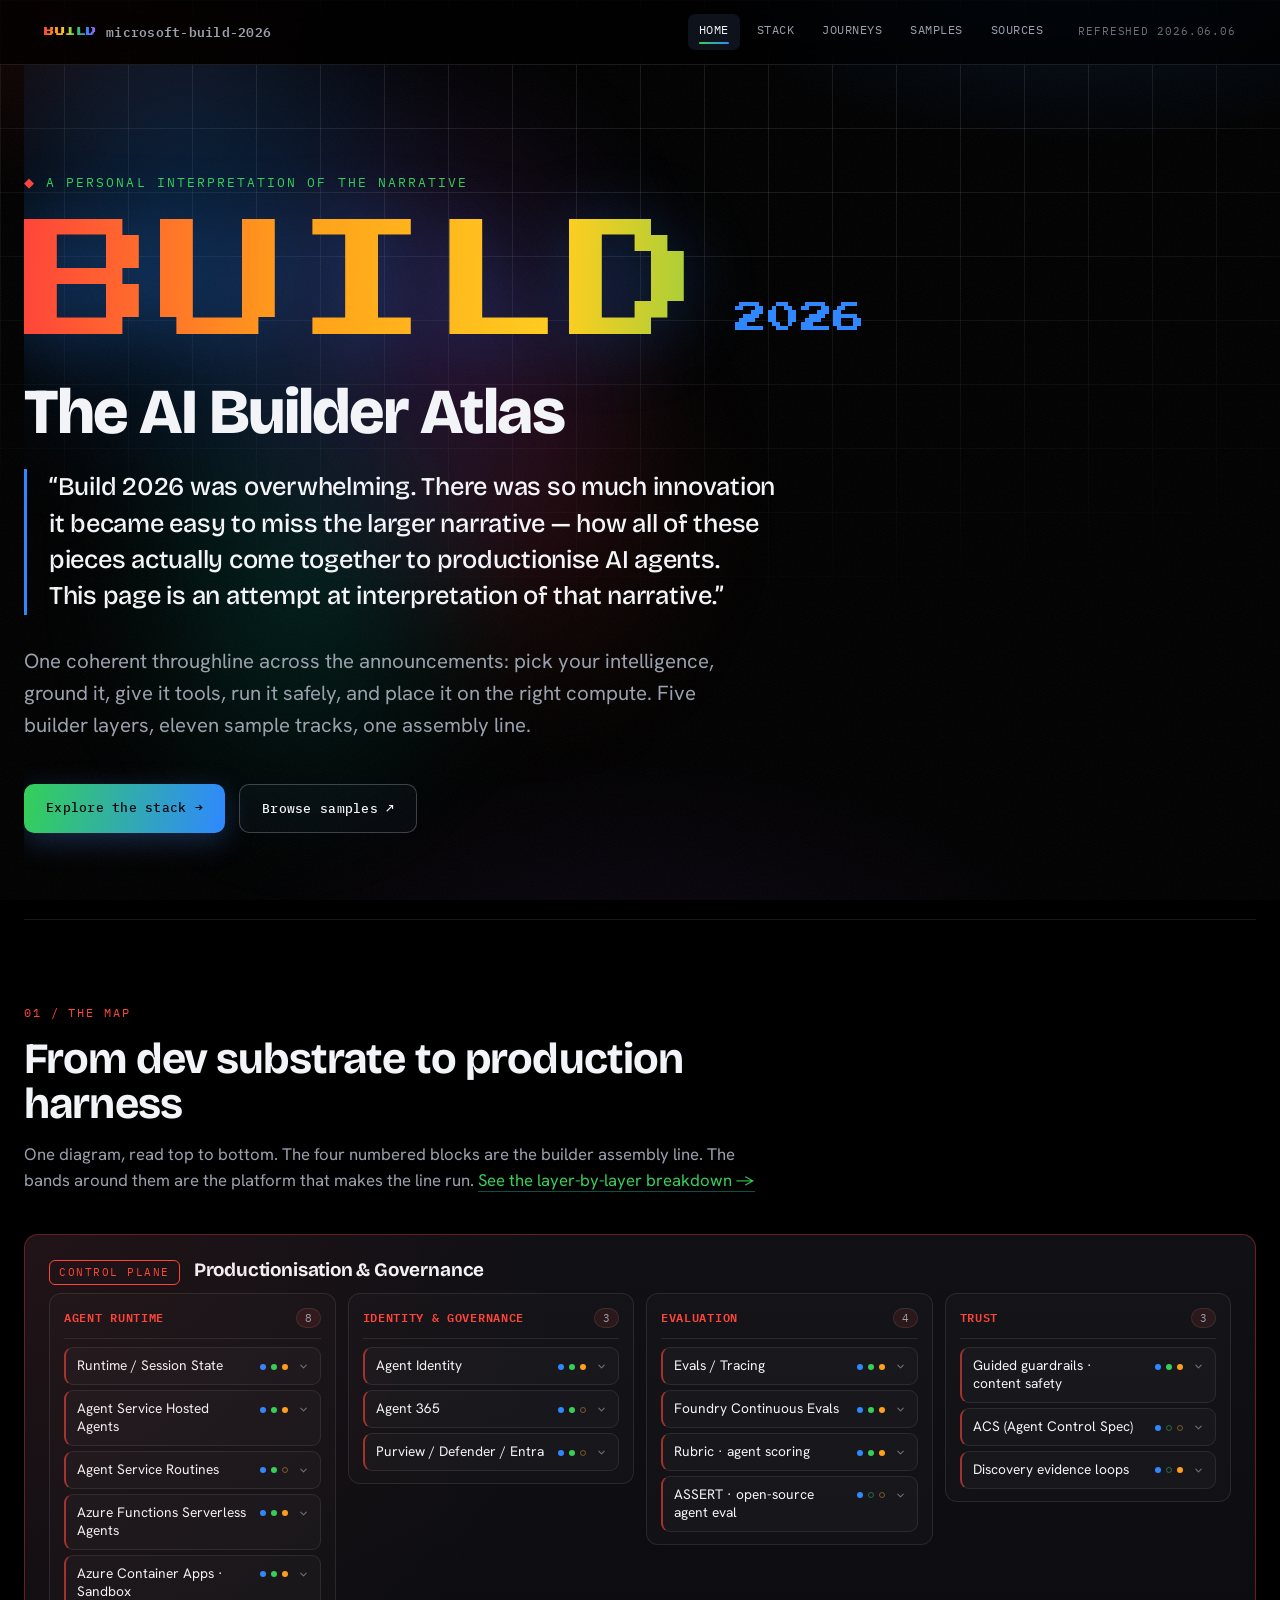
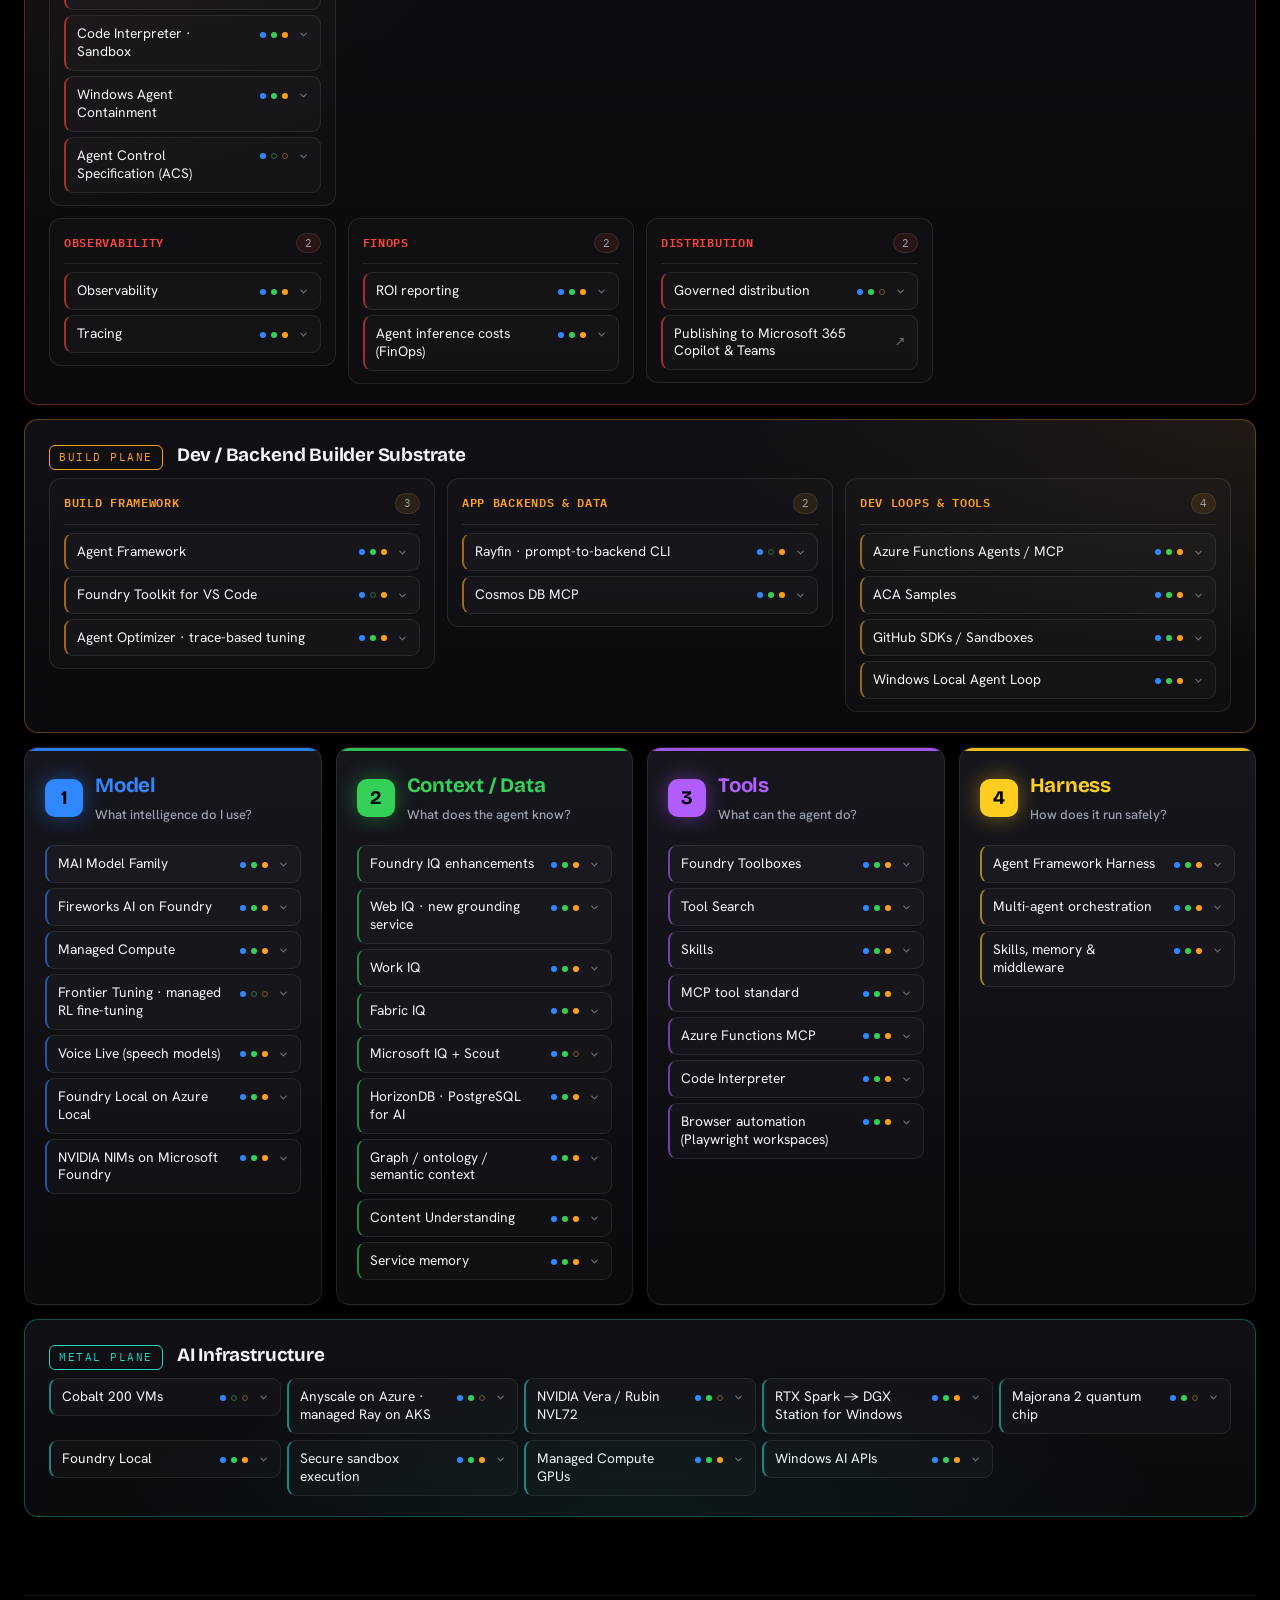
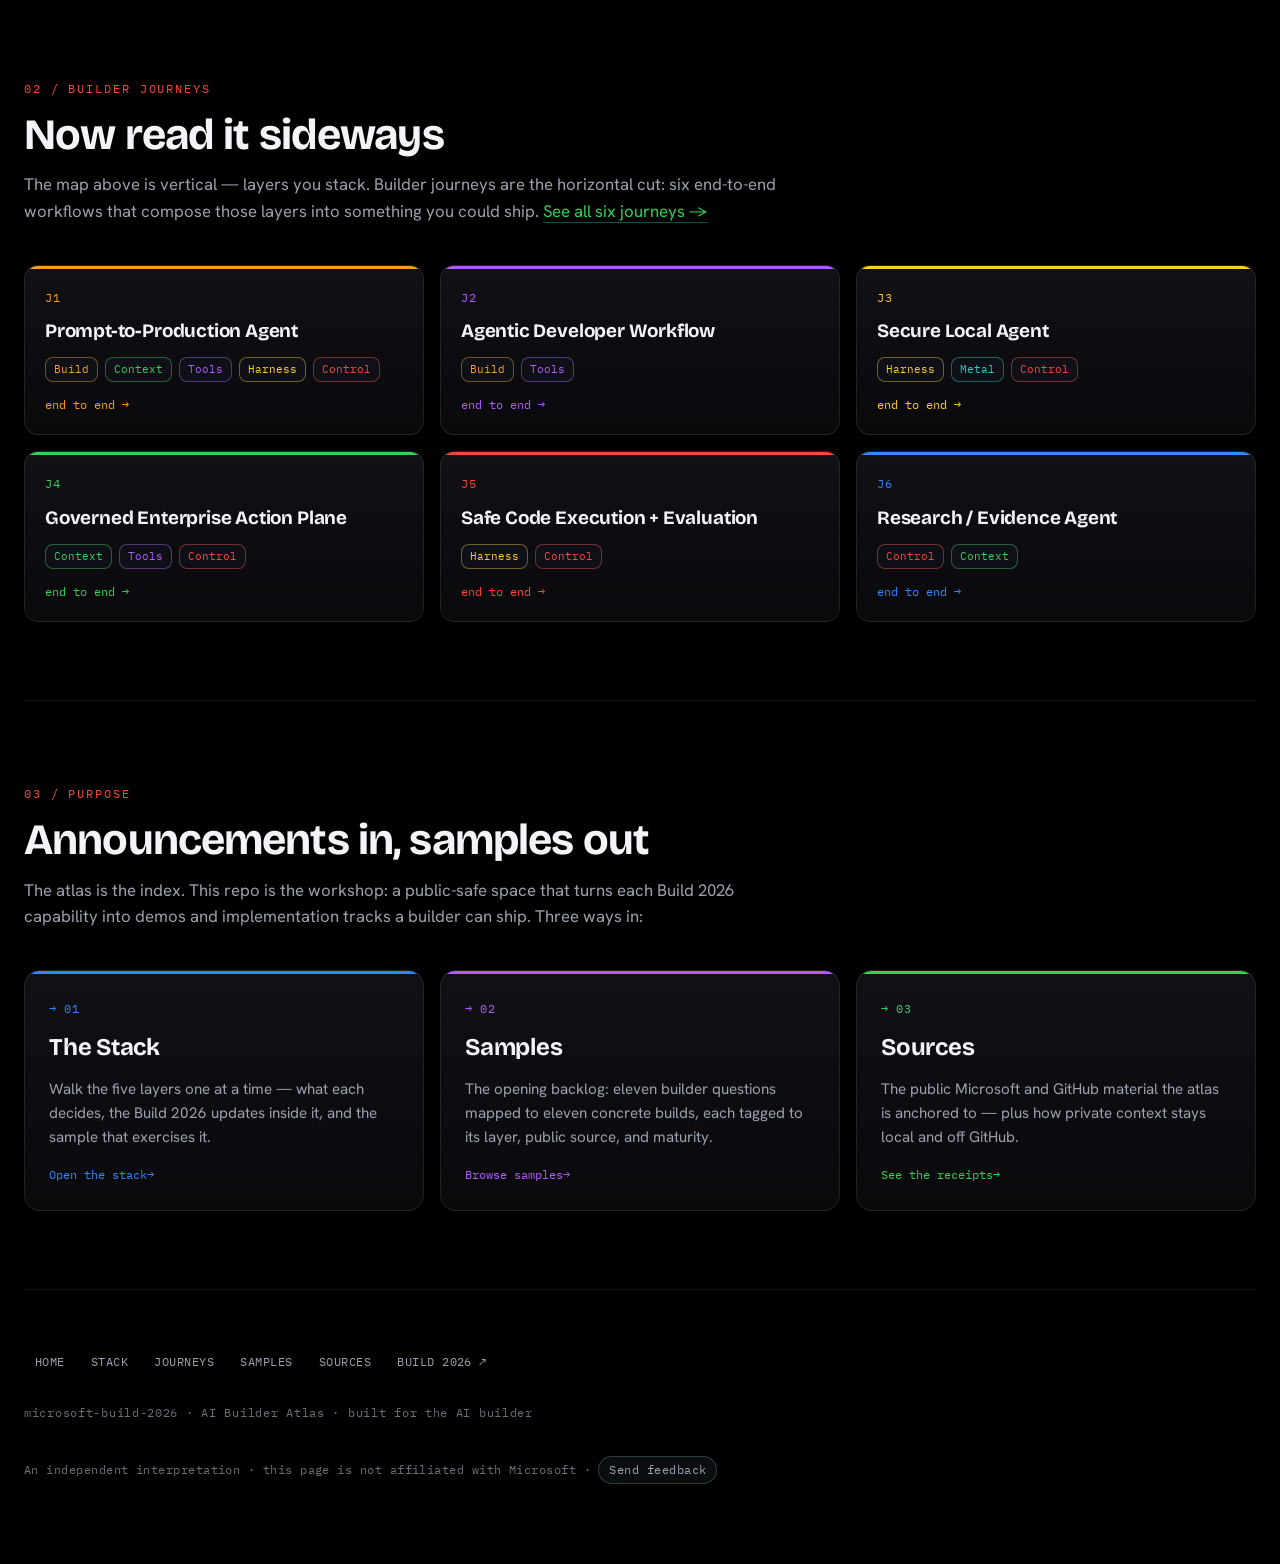
<file: index.html>
<!doctype html>
<html lang="en">
  <head>
    <meta charset="utf-8" />
    <meta name="viewport" content="width=device-width, initial-scale=1" />
    <title>Build 2026 AI Builder Atlas</title>
    <meta
      name="description"
      content="A public-safe atlas that maps Microsoft Build 2026 AI announcements into builder-ready samples: model, context, tools, harness, and infrastructure."
    />
    <link rel="preconnect" href="https://fonts.googleapis.com" />
    <link rel="preconnect" href="https://fonts.gstatic.com" crossorigin />
    <link
      href="https://fonts.googleapis.com/css2?family=Bricolage+Grotesque:opsz,wght@12..96,500;12..96,700;12..96,800&family=Hanken+Grotesk:wght@400;500;600;700&family=IBM+Plex+Mono:wght@400;500;600&family=Press+Start+2P&display=swap"
      rel="stylesheet"
    />
    <link rel="icon" href="favicon.svg" type="image/svg+xml" />
    <link rel="stylesheet" href="styles.css" />
  </head>
  <body>
    <div class="grid-field" aria-hidden="true"></div>
    <div class="grain" aria-hidden="true"></div>

    <!-- ───────────────────────── masthead ───────────────────────── -->
    <header class="masthead" aria-label="Site header">
      <a class="repo-tag" href="index.html">
        <span class="bm-mini" aria-hidden="true">BUILD</span>
        <span class="path">microsoft&#8203;-build-2026</span>
      </a>
      <nav class="mast-nav" aria-label="Primary">
        <a href="index.html" aria-current="page">Home</a>
        <a href="stack.html">Stack</a>
        <a href="journeys.html">Journeys</a>
        <a href="samples.html">Samples</a>
        <a href="sources.html">Sources</a>
      </nav>
      <span class="mast-stamp">REFRESHED&nbsp;2026.06.06</span>
    </header>

    <main id="top">
      <!-- ───────────────────────── hero ───────────────────────── -->
      <section class="hero" aria-labelledby="hero-title">
        <p class="kicker reveal" data-d="0">
          <span class="kicker-mark">◆</span> A personal interpretation of the
          narrative
        </p>

        <div class="buildmark reveal" data-d="1" aria-hidden="true">
          <span class="bm-word">BUILD</span>
          <span class="bm-year">2026</span>
        </div>

        <h1 id="hero-title" class="reveal" data-d="2">The AI Builder Atlas</h1>

        <blockquote class="manifesto reveal" data-d="3">
          “Build 2026 was overwhelming. There was so much innovation it became
          easy to miss the larger narrative — how all of these pieces actually
          come together to productionise AI agents. This page is an attempt at
          interpretation of that narrative.”
        </blockquote>

        <p class="lede reveal" data-d="4">
          One coherent throughline across the announcements: pick your
          intelligence, ground it, give it tools, run it safely, and place it on
          the right compute. Five builder layers, eleven sample tracks, one
          assembly line.
        </p>

        <div class="hero-cta reveal" data-d="5">
          <a class="btn btn-primary" href="stack.html"
            >Explore the stack &rarr;</a
          >
          <a class="btn btn-ghost" href="samples.html"
            >Browse samples &nearr;</a
          >
        </div>
      </section>

      <!-- ───────────────────── the stack diagram ───────────────────── -->
      <section class="stack" id="stack" aria-labelledby="stack-title">
        <div class="section-head">
          <span class="section-no">01 / THE MAP</span>
          <h2 id="stack-title">From dev substrate to production harness</h2>
          <p>
            One diagram, read top to bottom. The four numbered blocks are the
            builder assembly line. The bands around them are the platform that
            makes the line run.
            <a class="inline-link" href="stack.html"
              >See the layer-by-layer breakdown &rarr;</a
            >
          </p>
        </div>

        <div class="schematic" aria-label="Layered builder architecture">
          <article class="band band-gov reveal-up">
            <header>
              <span class="band-edge">CONTROL PLANE</span>
              <h3>Productionisation &amp; Governance</h3>
            </header>
            <div class="subgroups">
              <section class="subgroup">
                <header class="sg-head">
                  <span class="sg-title">Agent Runtime</span>
                  <span class="sg-count">8</span>
                </header>
                <ul class="cap-list sg-list">
                  <li>
                    <a
                      href="https://devblogs.microsoft.com/foundry/agent-service-build2026/"
                      target="_blank"
                      rel="noopener"
                      ><span>Runtime / Session State</span
                      ><span class="cap-arrow" aria-hidden="true">↗</span></a
                    >
                  </li>
                  <li>
                    <a
                      href="https://devblogs.microsoft.com/foundry/agent-service-build2026/"
                      target="_blank"
                      rel="noopener"
                      ><span>Agent Service Hosted Agents</span
                      ><span class="cap-arrow" aria-hidden="true">↗</span></a
                    >
                  </li>
                  <li>
                    <a
                      href="https://learn.microsoft.com/en-us/azure/foundry/agents/concepts/routines"
                      target="_blank"
                      rel="noopener"
                      ><span>Agent Service Routines</span
                      ><span class="cap-arrow" aria-hidden="true">↗</span></a
                    >
                  </li>
                  <li>
                    <a
                      href="https://techcommunity.microsoft.com/blog/appsonazureblog/introducing-the-azure-functions-serverless-agents-runtime-preview/4523804"
                      target="_blank"
                      rel="noopener"
                      ><span>Azure Functions Serverless Agents</span
                      ><span class="cap-arrow" aria-hidden="true">↗</span></a
                    >
                  </li>
                  <li>
                    <a
                      href="https://learn.microsoft.com/azure/container-apps/sessions"
                      target="_blank"
                      rel="noopener"
                      ><span>Azure Container Apps · Sandbox</span
                      ><span class="cap-arrow" aria-hidden="true">↗</span></a
                    >
                  </li>
                  <li>
                    <a
                      href="https://learn.microsoft.com/azure/container-apps/sessions"
                      target="_blank"
                      rel="noopener"
                      ><span>Code Interpreter · Sandbox</span
                      ><span class="cap-arrow" aria-hidden="true">↗</span></a
                    >
                  </li>
                  <li>
                    <a
                      href="https://blogs.windows.com/windowsdeveloper/2026/06/02/windows-platform-security-for-ai-agents/"
                      target="_blank"
                      rel="noopener"
                      ><span>Windows Agent Containment</span
                      ><span class="cap-arrow" aria-hidden="true">↗</span></a
                    >
                  </li>
                  <li>
                    <a
                      href="https://commandline.microsoft.com/agent-control-specification-runtime-governance/"
                      target="_blank"
                      rel="noopener"
                      ><span>Agent Control Specification (ACS)</span
                      ><span class="cap-arrow" aria-hidden="true">↗</span></a
                    >
                  </li>
                </ul>
              </section>

              <section class="subgroup">
                <header class="sg-head">
                  <span class="sg-title">Identity &amp; Governance</span>
                  <span class="sg-count">3</span>
                </header>
                <ul class="cap-list sg-list">
                  <li>
                    <a
                      href="https://devblogs.microsoft.com/foundry/agent-service-build2026/"
                      target="_blank"
                      rel="noopener"
                      ><span>Agent Identity</span
                      ><span class="cap-arrow" aria-hidden="true">↗</span></a
                    >
                  </li>
                  <li>
                    <a
                      href="https://www.microsoft.com/en-us/security/blog/2026/05/01/microsoft-agent-365-now-generally-available-expands-capabilities-and-integrations/"
                      target="_blank"
                      rel="noopener"
                      ><span>Agent 365</span
                      ><span class="cap-arrow" aria-hidden="true">↗</span></a
                    >
                  </li>
                  <li>
                    <a
                      href="https://www.microsoft.com/en-us/security/blog/2026/05/01/microsoft-agent-365-now-generally-available-expands-capabilities-and-integrations/"
                      target="_blank"
                      rel="noopener"
                      ><span>Purview / Defender / Entra</span
                      ><span class="cap-arrow" aria-hidden="true">↗</span></a
                    >
                  </li>
                </ul>
              </section>

              <section class="subgroup">
                <header class="sg-head">
                  <span class="sg-title">Evaluation</span>
                  <span class="sg-count">4</span>
                </header>
                <ul class="cap-list sg-list">
                  <li>
                    <a
                      href="https://devblogs.microsoft.com/foundry/build-2026-from-observability-to-roi-for-ai-agents-on-any-framework/"
                      target="_blank"
                      rel="noopener"
                      ><span>Evals / Tracing</span
                      ><span class="cap-arrow" aria-hidden="true">↗</span></a
                    >
                  </li>
                  <li>
                    <a
                      href="https://devblogs.microsoft.com/foundry/build-2026-from-observability-to-roi-for-ai-agents-on-any-framework/"
                      target="_blank"
                      rel="noopener"
                      ><span>Foundry Continuous Evals</span
                      ><span class="cap-arrow" aria-hidden="true">↗</span></a
                    >
                  </li>
                  <li>
                    <a
                      href="https://devblogs.microsoft.com/foundry/build-2026-open-trust-stack-ai-agents/"
                      target="_blank"
                      rel="noopener"
                      ><span>Rubric · agent scoring</span
                      ><span class="cap-arrow" aria-hidden="true">↗</span></a
                    >
                  </li>
                  <li>
                    <a
                      href="https://devblogs.microsoft.com/foundry/build-2026-open-trust-stack-ai-agents/"
                      target="_blank"
                      rel="noopener"
                      ><span>ASSERT · open-source agent eval</span
                      ><span class="cap-arrow" aria-hidden="true">↗</span></a
                    >
                  </li>
                </ul>
              </section>

              <section class="subgroup">
                <header class="sg-head">
                  <span class="sg-title">Trust</span>
                  <span class="sg-count">3</span>
                </header>
                <ul class="cap-list sg-list">
                  <li>
                    <a
                      href="https://devblogs.microsoft.com/foundry/build-2026-open-trust-stack-ai-agents/"
                      target="_blank"
                      rel="noopener"
                      ><span>Guided guardrails · content safety</span
                      ><span class="cap-arrow" aria-hidden="true">↗</span></a
                    >
                  </li>
                  <li>
                    <a
                      href="https://devblogs.microsoft.com/foundry/build-2026-open-trust-stack-ai-agents/"
                      target="_blank"
                      rel="noopener"
                      ><span>ACS (Agent Control Spec)</span
                      ><span class="cap-arrow" aria-hidden="true">↗</span></a
                    >
                  </li>
                  <li>
                    <a
                      href="https://azure.microsoft.com/en-us/blog/announcing-microsoft-discovery-general-availability-and-microsoft-discovery-app-preview/"
                      target="_blank"
                      rel="noopener"
                      ><span>Discovery evidence loops</span
                      ><span class="cap-arrow" aria-hidden="true">↗</span></a
                    >
                  </li>
                </ul>
              </section>

              <section class="subgroup">
                <header class="sg-head">
                  <span class="sg-title">Observability</span>
                  <span class="sg-count">2</span>
                </header>
                <ul class="cap-list sg-list">
                  <li>
                    <a
                      href="https://devblogs.microsoft.com/foundry/build-2026-from-observability-to-roi-for-ai-agents-on-any-framework/"
                      target="_blank"
                      rel="noopener"
                      ><span>Observability</span
                      ><span class="cap-arrow" aria-hidden="true">↗</span></a
                    >
                  </li>
                  <li>
                    <a
                      href="https://devblogs.microsoft.com/foundry/build-2026-from-observability-to-roi-for-ai-agents-on-any-framework/"
                      target="_blank"
                      rel="noopener"
                      ><span>Tracing</span
                      ><span class="cap-arrow" aria-hidden="true">↗</span></a
                    >
                  </li>
                </ul>
              </section>

              <section class="subgroup">
                <header class="sg-head">
                  <span class="sg-title">FinOps</span>
                  <span class="sg-count">2</span>
                </header>
                <ul class="cap-list sg-list">
                  <li>
                    <a
                      href="https://devblogs.microsoft.com/foundry/build-2026-from-observability-to-roi-for-ai-agents-on-any-framework/"
                      target="_blank"
                      rel="noopener"
                      ><span>ROI reporting</span
                      ><span class="cap-arrow" aria-hidden="true">↗</span></a
                    >
                  </li>
                  <li>
                    <a
                      href="https://devblogs.microsoft.com/foundry/build-2026-from-observability-to-roi-for-ai-agents-on-any-framework/"
                      target="_blank"
                      rel="noopener"
                      ><span>Agent inference costs (FinOps)</span
                      ><span class="cap-arrow" aria-hidden="true">↗</span></a
                    >
                  </li>
                </ul>
              </section>

              <section class="subgroup">
                <header class="sg-head">
                  <span class="sg-title">Distribution</span>
                  <span class="sg-count">2</span>
                </header>
                <ul class="cap-list sg-list">
                  <li>
                    <a
                      href="https://devblogs.microsoft.com/foundry/agent-distribution-build2026/"
                      target="_blank"
                      rel="noopener"
                      ><span>Governed distribution</span
                      ><span class="cap-arrow" aria-hidden="true">↗</span></a
                    >
                  </li>
                  <li>
                    <a
                      href="https://devblogs.microsoft.com/foundry/agent-distribution-build2026/"
                      target="_blank"
                      rel="noopener"
                      ><span
                        >Publishing to Microsoft 365 Copilot &amp; Teams</span
                      ><span class="cap-arrow" aria-hidden="true">↗</span></a
                    >
                  </li>
                </ul>
              </section>
            </div>
          </article>

          <article class="band band-dev reveal-up">
            <header>
              <span class="band-edge">BUILD PLANE</span>
              <h3>Dev / Backend Builder Substrate</h3>
            </header>
            <div class="subgroups">
              <section class="subgroup">
                <header class="sg-head">
                  <span class="sg-title">Build Framework</span>
                  <span class="sg-count">3</span>
                </header>
                <ul class="cap-list sg-list">
                  <li>
                    <a
                      href="https://devblogs.microsoft.com/agent-framework/microsoft-agent-framework-at-build-2026-announce/"
                      target="_blank"
                      rel="noopener"
                      ><span>Agent Framework</span
                      ><span class="cap-arrow" aria-hidden="true">↗</span></a
                    >
                  </li>
                  <li>
                    <a
                      href="https://devblogs.microsoft.com/foundry/agent-service-build2026/"
                      target="_blank"
                      rel="noopener"
                      ><span>Foundry Toolkit for VS Code</span
                      ><span class="cap-arrow" aria-hidden="true">↗</span></a
                    >
                  </li>
                  <li>
                    <a
                      href="https://devblogs.microsoft.com/foundry/agent-optimizer-build2026/"
                      target="_blank"
                      rel="noopener"
                      ><span>Agent Optimizer · trace-based tuning</span
                      ><span class="cap-arrow" aria-hidden="true">↗</span></a
                    >
                  </li>
                </ul>
              </section>
              <section class="subgroup">
                <header class="sg-head">
                  <span class="sg-title">App Backends &amp; Data</span>
                  <span class="sg-count">2</span>
                </header>
                <ul class="cap-list sg-list">
                  <li>
                    <a
                      href="https://azure.microsoft.com/en-us/blog/microsoft-build-2026-building-agentic-apps-with-microsoft-fabric-and-microsoft-databases/"
                      target="_blank"
                      rel="noopener"
                      ><span>Rayfin · prompt-to-backend CLI</span
                      ><span class="cap-arrow" aria-hidden="true">↗</span></a
                    >
                  </li>
                  <li>
                    <a
                      href="https://devblogs.microsoft.com/cosmosdb/announced-at-ms-build-2026-azure-cosmos-db-mcp-toolkit-semantic-reranking-global-secondary-indexes-and-more/"
                      target="_blank"
                      rel="noopener"
                      ><span>Cosmos DB MCP</span
                      ><span class="cap-arrow" aria-hidden="true">↗</span></a
                    >
                  </li>
                </ul>
              </section>
              <section class="subgroup">
                <header class="sg-head">
                  <span class="sg-title">Dev Loops &amp; Tools</span>
                  <span class="sg-count">4</span>
                </header>
                <ul class="cap-list sg-list">
                  <li>
                    <a
                      href="https://techcommunity.microsoft.com/blog/appsonazureblog/azure-functions-at-build-2026-update/4524075"
                      target="_blank"
                      rel="noopener"
                      ><span>Azure Functions Agents / MCP</span
                      ><span class="cap-arrow" aria-hidden="true">↗</span></a
                    >
                  </li>
                  <li>
                    <a
                      href="https://learn.microsoft.com/azure/container-apps/sessions"
                      target="_blank"
                      rel="noopener"
                      ><span>ACA Samples</span
                      ><span class="cap-arrow" aria-hidden="true">↗</span></a
                    >
                  </li>
                  <li>
                    <a
                      href="https://github.blog/news-insights/product-news/github-copilot-app-the-agent-native-desktop-experience/"
                      target="_blank"
                      rel="noopener"
                      ><span>GitHub SDKs / Sandboxes</span
                      ><span class="cap-arrow" aria-hidden="true">↗</span></a
                    >
                  </li>
                  <li>
                    <a
                      href="https://blogs.windows.com/windowsdeveloper/2026/06/02/build-2026-furthering-windows-as-the-trusted-platform-for-development/"
                      target="_blank"
                      rel="noopener"
                      ><span>Windows Local Agent Loop</span
                      ><span class="cap-arrow" aria-hidden="true">↗</span></a
                    >
                  </li>
                </ul>
              </section>
            </div>
          </article>

          <div class="core" aria-label="Core builder layers">
            <article class="cell cell-model reveal-up">
              <header class="cell-head">
                <span class="cell-no">1</span>
                <div>
                  <h3>Model</h3>
                  <p class="ask">What intelligence do I use?</p>
                </div>
              </header>
              <ul class="cap-list">
                <li>
                  <a
                    href="https://microsoft.ai/news/building-a-hillclimbing-machine-launching-seven-new-mai-models/"
                    target="_blank"
                    rel="noopener"
                    ><span>MAI Model Family</span
                    ><span class="cap-arrow" aria-hidden="true">↗</span></a
                  >
                </li>
                <li>
                  <a
                    href="https://devblogs.microsoft.com/foundry/whats-new-in-microsoft-foundry-build-2026/"
                    target="_blank"
                    rel="noopener"
                    ><span>Fireworks AI on Foundry</span
                    ><span class="cap-arrow" aria-hidden="true">↗</span></a
                  >
                </li>
                <li>
                  <a
                    href="https://devblogs.microsoft.com/foundry/announcing-foundry-managed-compute/"
                    target="_blank"
                    rel="noopener"
                    ><span>Managed Compute</span
                    ><span class="cap-arrow" aria-hidden="true">↗</span></a
                  >
                </li>
                <li>
                  <a
                    href="https://devblogs.microsoft.com/microsoft365dev/frontier-tuning-teaching-ai-to-work-the-way-you-do/"
                    target="_blank"
                    rel="noopener"
                    ><span>Frontier Tuning · managed RL fine-tuning</span
                    ><span class="cap-arrow" aria-hidden="true">↗</span></a
                  >
                </li>
                <li>
                  <a
                    href="https://techcommunity.microsoft.com/blog/azure-ai-foundry-blog/azure-speech-at-build-2026-powering-voice-agents-with-real-time-and-life-like-ex/4524638"
                    target="_blank"
                    rel="noopener"
                    ><span>Voice Live (speech models)</span
                    ><span class="cap-arrow" aria-hidden="true">↗</span></a
                  >
                </li>
                <li>
                  <a
                    href="https://devblogs.microsoft.com/foundry/accelerate-edge-ai-development-with-foundry-local/"
                    target="_blank"
                    rel="noopener"
                    ><span>Foundry Local on Azure Local</span
                    ><span class="cap-arrow" aria-hidden="true">↗</span></a
                  >
                </li>
                <li>
                  <a
                    href="https://techcommunity.microsoft.com/blog/azure-ai-foundry-blog/nvidia%E2%80%99s-open-models-on-microsoft-foundry/4501643"
                    target="_blank"
                    rel="noopener"
                    ><span>NVIDIA NIMs on Microsoft Foundry</span
                    ><span class="cap-arrow" aria-hidden="true">↗</span></a
                  >
                </li>
              </ul>
            </article>

            <article class="cell cell-context reveal-up">
              <header class="cell-head">
                <span class="cell-no">2</span>
                <div>
                  <h3>Context / Data</h3>
                  <p class="ask">What does the agent know?</p>
                </div>
              </header>
              <ul class="cap-list">
                <li>
                  <a
                    href="https://devblogs.microsoft.com/foundry/build-smarter-agents-faster-with-foundry-iq/"
                    target="_blank"
                    rel="noopener"
                    ><span>Foundry IQ enhancements</span
                    ><span class="cap-arrow" aria-hidden="true">↗</span></a
                  >
                </li>
                <li>
                  <a
                    href="https://blogs.microsoft.com/blog/2026/06/02/microsoft-build-2026-be-yourself-at-work/"
                    target="_blank"
                    rel="noopener"
                    ><span>Web IQ · new grounding service</span
                    ><span class="cap-arrow" aria-hidden="true">↗</span></a
                  >
                </li>
                <li>
                  <a
                    href="https://devblogs.microsoft.com/microsoft365dev/work-iq-production-ready-intelligence-for-every-agent/"
                    target="_blank"
                    rel="noopener"
                    ><span>Work IQ</span
                    ><span class="cap-arrow" aria-hidden="true">↗</span></a
                  >
                </li>
                <li>
                  <a
                    href="https://azure.microsoft.com/en-us/blog/microsoft-build-2026-building-agentic-apps-with-microsoft-fabric-and-microsoft-databases/"
                    target="_blank"
                    rel="noopener"
                    ><span>Fabric IQ</span
                    ><span class="cap-arrow" aria-hidden="true">↗</span></a
                  >
                </li>
                <li>
                  <a
                    href="https://blogs.microsoft.com/blog/2026/06/02/microsoft-build-2026-be-yourself-at-work/"
                    target="_blank"
                    rel="noopener"
                    ><span>Microsoft IQ + Scout</span
                    ><span class="cap-arrow" aria-hidden="true">↗</span></a
                  >
                </li>
                <li>
                  <a
                    href="https://azure.microsoft.com/en-us/blog/microsoft-build-2026-building-agentic-apps-with-microsoft-fabric-and-microsoft-databases/"
                    target="_blank"
                    rel="noopener"
                    ><span>HorizonDB · PostgreSQL for AI</span
                    ><span class="cap-arrow" aria-hidden="true">↗</span></a
                  >
                </li>
                <li>
                  <a
                    href="https://azure.microsoft.com/en-us/blog/microsoft-build-2026-building-agentic-apps-with-microsoft-fabric-and-microsoft-databases/"
                    target="_blank"
                    rel="noopener"
                    ><span>Graph / ontology / semantic context</span
                    ><span class="cap-arrow" aria-hidden="true">↗</span></a
                  >
                </li>
                <li>
                  <a
                    href="https://devblogs.microsoft.com/foundry/whats-new-in-azure-content-understanding-at-build-2026/"
                    target="_blank"
                    rel="noopener"
                    ><span>Content Understanding</span
                    ><span class="cap-arrow" aria-hidden="true">↗</span></a
                  >
                </li>
                <li>
                  <a
                    href="https://devblogs.microsoft.com/foundry/agent-service-build2026/"
                    target="_blank"
                    rel="noopener"
                    ><span>Service memory</span
                    ><span class="cap-arrow" aria-hidden="true">↗</span></a
                  >
                </li>
              </ul>
            </article>

            <article class="cell cell-tools reveal-up">
              <header class="cell-head">
                <span class="cell-no">3</span>
                <div>
                  <h3>Tools</h3>
                  <p class="ask">What can the agent do?</p>
                </div>
              </header>
              <ul class="cap-list">
                <li>
                  <a
                    href="https://devblogs.microsoft.com/foundry/toolbox-build-26/"
                    target="_blank"
                    rel="noopener"
                    ><span>Foundry Toolboxes</span
                    ><span class="cap-arrow" aria-hidden="true">↗</span></a
                  >
                </li>
                <li>
                  <a
                    href="https://devblogs.microsoft.com/foundry/toolbox-build-26/"
                    target="_blank"
                    rel="noopener"
                    ><span>Tool Search</span
                    ><span class="cap-arrow" aria-hidden="true">↗</span></a
                  >
                </li>
                <li>
                  <a
                    href="https://devblogs.microsoft.com/foundry/agent-service-build2026/"
                    target="_blank"
                    rel="noopener"
                    ><span>Skills</span
                    ><span class="cap-arrow" aria-hidden="true">↗</span></a
                  >
                </li>
                <li>
                  <a
                    href="https://devblogs.microsoft.com/foundry/agent-service-build2026/"
                    target="_blank"
                    rel="noopener"
                    ><span>MCP tool standard</span
                    ><span class="cap-arrow" aria-hidden="true">↗</span></a
                  >
                </li>
                <li>
                  <a
                    href="https://techcommunity.microsoft.com/blog/appsonazureblog/azure-functions-at-build-2026-update/4524075"
                    target="_blank"
                    rel="noopener"
                    ><span>Azure Functions MCP</span
                    ><span class="cap-arrow" aria-hidden="true">↗</span></a
                  >
                </li>
                <li>
                  <a
                    href="https://learn.microsoft.com/azure/container-apps/sessions"
                    target="_blank"
                    rel="noopener"
                    ><span>Code Interpreter</span
                    ><span class="cap-arrow" aria-hidden="true">↗</span></a
                  >
                </li>
                <li>
                  <a
                    href="https://devblogs.microsoft.com/foundry/toolbox-build-26/"
                    target="_blank"
                    rel="noopener"
                    ><span>Browser automation (Playwright workspaces)</span
                    ><span class="cap-arrow" aria-hidden="true">↗</span></a
                  >
                </li>
              </ul>
            </article>

            <article class="cell cell-harness reveal-up">
              <header class="cell-head">
                <span class="cell-no">4</span>
                <div>
                  <h3>Harness</h3>
                  <p class="ask">How does it run safely?</p>
                </div>
              </header>
              <ul class="cap-list">
                <li>
                  <a
                    href="https://devblogs.microsoft.com/agent-framework/microsoft-agent-framework-at-build-2026-announce/"
                    target="_blank"
                    rel="noopener"
                    ><span>Agent Framework Harness</span
                    ><span class="cap-arrow" aria-hidden="true">↗</span></a
                  >
                </li>
                <li>
                  <a
                    href="https://devblogs.microsoft.com/foundry/agent-service-build2026/"
                    target="_blank"
                    rel="noopener"
                    ><span>Multi-agent orchestration</span
                    ><span class="cap-arrow" aria-hidden="true">↗</span></a
                  >
                </li>
                <li>
                  <a
                    href="https://devblogs.microsoft.com/foundry/agent-service-build2026/"
                    target="_blank"
                    rel="noopener"
                    ><span>Skills, memory &amp; middleware</span
                    ><span class="cap-arrow" aria-hidden="true">↗</span></a
                  >
                </li>
              </ul>
            </article>
          </div>

          <article class="band band-infra reveal-up">
            <header>
              <span class="band-edge">METAL PLANE</span>
              <h3>AI Infrastructure</h3>
            </header>
            <ul class="cap-list band-caps">
              <li>
                <a
                  href="https://azure.microsoft.com/en-us/blog/new-azure-cobalt-200-vms-deliver-50-performance-improvement-fully-optimized-for-modern-agentic-ai-workloads/"
                  target="_blank"
                  rel="noopener"
                  ><span>Cobalt 200 VMs</span
                  ><span class="cap-arrow" aria-hidden="true">↗</span></a
                >
              </li>
              <li>
                <a
                  href="https://techcommunity.microsoft.com/blog/appsonazureblog/announcing-anyscale-on-azure-public-preview-powered-by-ray-on-aks/4523704"
                  target="_blank"
                  rel="noopener"
                  ><span>Anyscale on Azure · managed Ray on AKS</span
                  ><span class="cap-arrow" aria-hidden="true">↗</span></a
                >
              </li>
              <li>
                <a
                  href="https://news.microsoft.com/build-2026/"
                  target="_blank"
                  rel="noopener"
                  ><span>NVIDIA Vera / Rubin NVL72</span
                  ><span class="cap-arrow" aria-hidden="true">↗</span></a
                >
              </li>
              <li>
                <a
                  href="https://blogs.windows.com/windowsdeveloper/2026/06/02/build-2026-furthering-windows-as-the-trusted-platform-for-development/"
                  target="_blank"
                  rel="noopener"
                  ><span>RTX Spark → DGX Station for Windows</span
                  ><span class="cap-arrow" aria-hidden="true">↗</span></a
                >
              </li>
              <li>
                <a
                  href="https://news.microsoft.com/build-2026/"
                  target="_blank"
                  rel="noopener"
                  ><span>Majorana 2 quantum chip</span
                  ><span class="cap-arrow" aria-hidden="true">↗</span></a
                >
              </li>
              <li>
                <a
                  href="https://devblogs.microsoft.com/foundry/accelerate-edge-ai-development-with-foundry-local/"
                  target="_blank"
                  rel="noopener"
                  ><span>Foundry Local</span
                  ><span class="cap-arrow" aria-hidden="true">↗</span></a
                >
              </li>
              <li>
                <a
                  href="https://learn.microsoft.com/azure/container-apps/sessions"
                  target="_blank"
                  rel="noopener"
                  ><span>Secure sandbox execution</span
                  ><span class="cap-arrow" aria-hidden="true">↗</span></a
                >
              </li>
              <li>
                <a
                  href="https://devblogs.microsoft.com/foundry/announcing-foundry-managed-compute/"
                  target="_blank"
                  rel="noopener"
                  ><span>Managed Compute GPUs</span
                  ><span class="cap-arrow" aria-hidden="true">↗</span></a
                >
              </li>
              <li>
                <a
                  href="https://blogs.windows.com/windowsdeveloper/2026/06/02/build-2026-furthering-windows-as-the-trusted-platform-for-development/"
                  target="_blank"
                  rel="noopener"
                  ><span>Windows AI APIs</span
                  ><span class="cap-arrow" aria-hidden="true">↗</span></a
                >
              </li>
            </ul>
          </article>
        </div>
      </section>

      <!-- ─────────────────── builder journeys (compact) ─────────────────── -->
      <section class="journeys-band" id="journeys" aria-labelledby="jb-title">
        <div class="section-head">
          <span class="section-no">02 / BUILDER JOURNEYS</span>
          <h2 id="jb-title">Now read it sideways</h2>
          <p>
            The map above is vertical — layers you stack. Builder journeys are
            the horizontal cut: six end-to-end workflows that compose those
            layers into something you could ship.
            <a class="inline-link" href="journeys.html"
              >See all six journeys &rarr;</a
            >
          </p>
        </div>

        <div class="journey-teasers">
          <a
            class="journey-teaser jt-build reveal-up"
            href="journeys.html#journey-1"
          >
            <span class="jt-no">J1</span>
            <h3>Prompt-to-Production Agent</h3>
            <ul class="chiplist journey-layers jt-chips" aria-label="Layers">
              <li data-layer="dev">Build</li>
              <li data-layer="context">Context</li>
              <li data-layer="tools">Tools</li>
              <li data-layer="harness">Harness</li>
              <li data-layer="gov">Control</li>
            </ul>
            <span class="jt-go">end to end &rarr;</span>
          </a>

          <a
            class="journey-teaser jt-tools reveal-up"
            href="journeys.html#journey-2"
          >
            <span class="jt-no">J2</span>
            <h3>Agentic Developer Workflow</h3>
            <ul class="chiplist journey-layers jt-chips" aria-label="Layers">
              <li data-layer="dev">Build</li>
              <li data-layer="tools">Tools</li>
            </ul>
            <span class="jt-go">end to end &rarr;</span>
          </a>

          <a
            class="journey-teaser jt-harness reveal-up"
            href="journeys.html#journey-3"
          >
            <span class="jt-no">J3</span>
            <h3>Secure Local Agent</h3>
            <ul class="chiplist journey-layers jt-chips" aria-label="Layers">
              <li data-layer="harness">Harness</li>
              <li data-layer="infra">Metal</li>
              <li data-layer="gov">Control</li>
            </ul>
            <span class="jt-go">end to end &rarr;</span>
          </a>

          <a
            class="journey-teaser jt-context reveal-up"
            href="journeys.html#journey-4"
          >
            <span class="jt-no">J4</span>
            <h3>Governed Enterprise Action Plane</h3>
            <ul class="chiplist journey-layers jt-chips" aria-label="Layers">
              <li data-layer="context">Context</li>
              <li data-layer="tools">Tools</li>
              <li data-layer="gov">Control</li>
            </ul>
            <span class="jt-go">end to end &rarr;</span>
          </a>

          <a
            class="journey-teaser jt-eval reveal-up"
            href="journeys.html#journey-5"
          >
            <span class="jt-no">J5</span>
            <h3>Safe Code Execution + Evaluation</h3>
            <ul class="chiplist journey-layers jt-chips" aria-label="Layers">
              <li data-layer="harness">Harness</li>
              <li data-layer="gov">Control</li>
            </ul>
            <span class="jt-go">end to end &rarr;</span>
          </a>

          <a
            class="journey-teaser jt-research reveal-up"
            href="journeys.html#journey-6"
          >
            <span class="jt-no">J6</span>
            <h3>Research / Evidence Agent</h3>
            <ul class="chiplist journey-layers jt-chips" aria-label="Layers">
              <li data-layer="gov">Control</li>
              <li data-layer="context">Context</li>
            </ul>
            <span class="jt-go">end to end &rarr;</span>
          </a>
        </div>
      </section>

      <!-- ───────────────────── purpose / routing ───────────────────── -->
      <section class="routing" id="routing" aria-labelledby="routing-title">
        <div class="section-head">
          <span class="section-no">03 / PURPOSE</span>
          <h2 id="routing-title">Announcements in, samples out</h2>
          <p>
            The atlas is the index. This repo is the workshop: a public-safe
            space that turns each Build 2026 capability into demos and
            implementation tracks a builder can ship. Three ways in:
          </p>
        </div>

        <div class="route-grid">
          <a class="route-card route-stack" href="stack.html">
            <span class="route-no">→ 01</span>
            <h3>The Stack</h3>
            <p>
              Walk the five layers one at a time — what each decides, the Build
              2026 updates inside it, and the sample that exercises it.
            </p>
            <span class="route-go">Open the stack</span>
          </a>
          <a class="route-card route-samples" href="samples.html">
            <span class="route-no">→ 02</span>
            <h3>Samples</h3>
            <p>
              The opening backlog: eleven builder questions mapped to eleven
              concrete builds, each tagged to its layer, public source, and
              maturity.
            </p>
            <span class="route-go">Browse samples</span>
          </a>
          <a class="route-card route-sources" href="sources.html">
            <span class="route-no">→ 03</span>
            <h3>Sources</h3>
            <p>
              The public Microsoft and GitHub material the atlas is anchored to
              — plus how private context stays local and off GitHub.
            </p>
            <span class="route-go">See the receipts</span>
          </a>
        </div>
      </section>
    </main>

    <!-- ───────────────────── footer ───────────────────── -->
    <footer class="foot">
      <nav class="foot-links" aria-label="Footer">
        <a href="index.html">Home</a>
        <a href="stack.html">Stack</a>
        <a href="journeys.html">Journeys</a>
        <a href="samples.html">Samples</a>
        <a href="sources.html">Sources</a>
        <a
          href="https://news.microsoft.com/build-2026/"
          target="_blank"
          rel="noopener"
          >Build 2026 ↗</a
        >
      </nav>
      <p class="foot-sig">
        microsoft-build-2026 &middot; AI Builder Atlas &middot; built for the AI
        builder
      </p>
      <p class="foot-by">
        An independent interpretation &middot; this page is not affiliated with
        Microsoft &middot;
        <a
          class="foot-feedback"
          href="mailto:ozgur.guler1@gmail.com?subject=Build%20Signal%202026%20feedback"
          aria-label="Send feedback to ozgur.guler1@gmail.com"
          >Send feedback</a
        >
      </p>
    </footer>

    <script src="atlas.js" defer></script>
  </body>
</html>
</file>
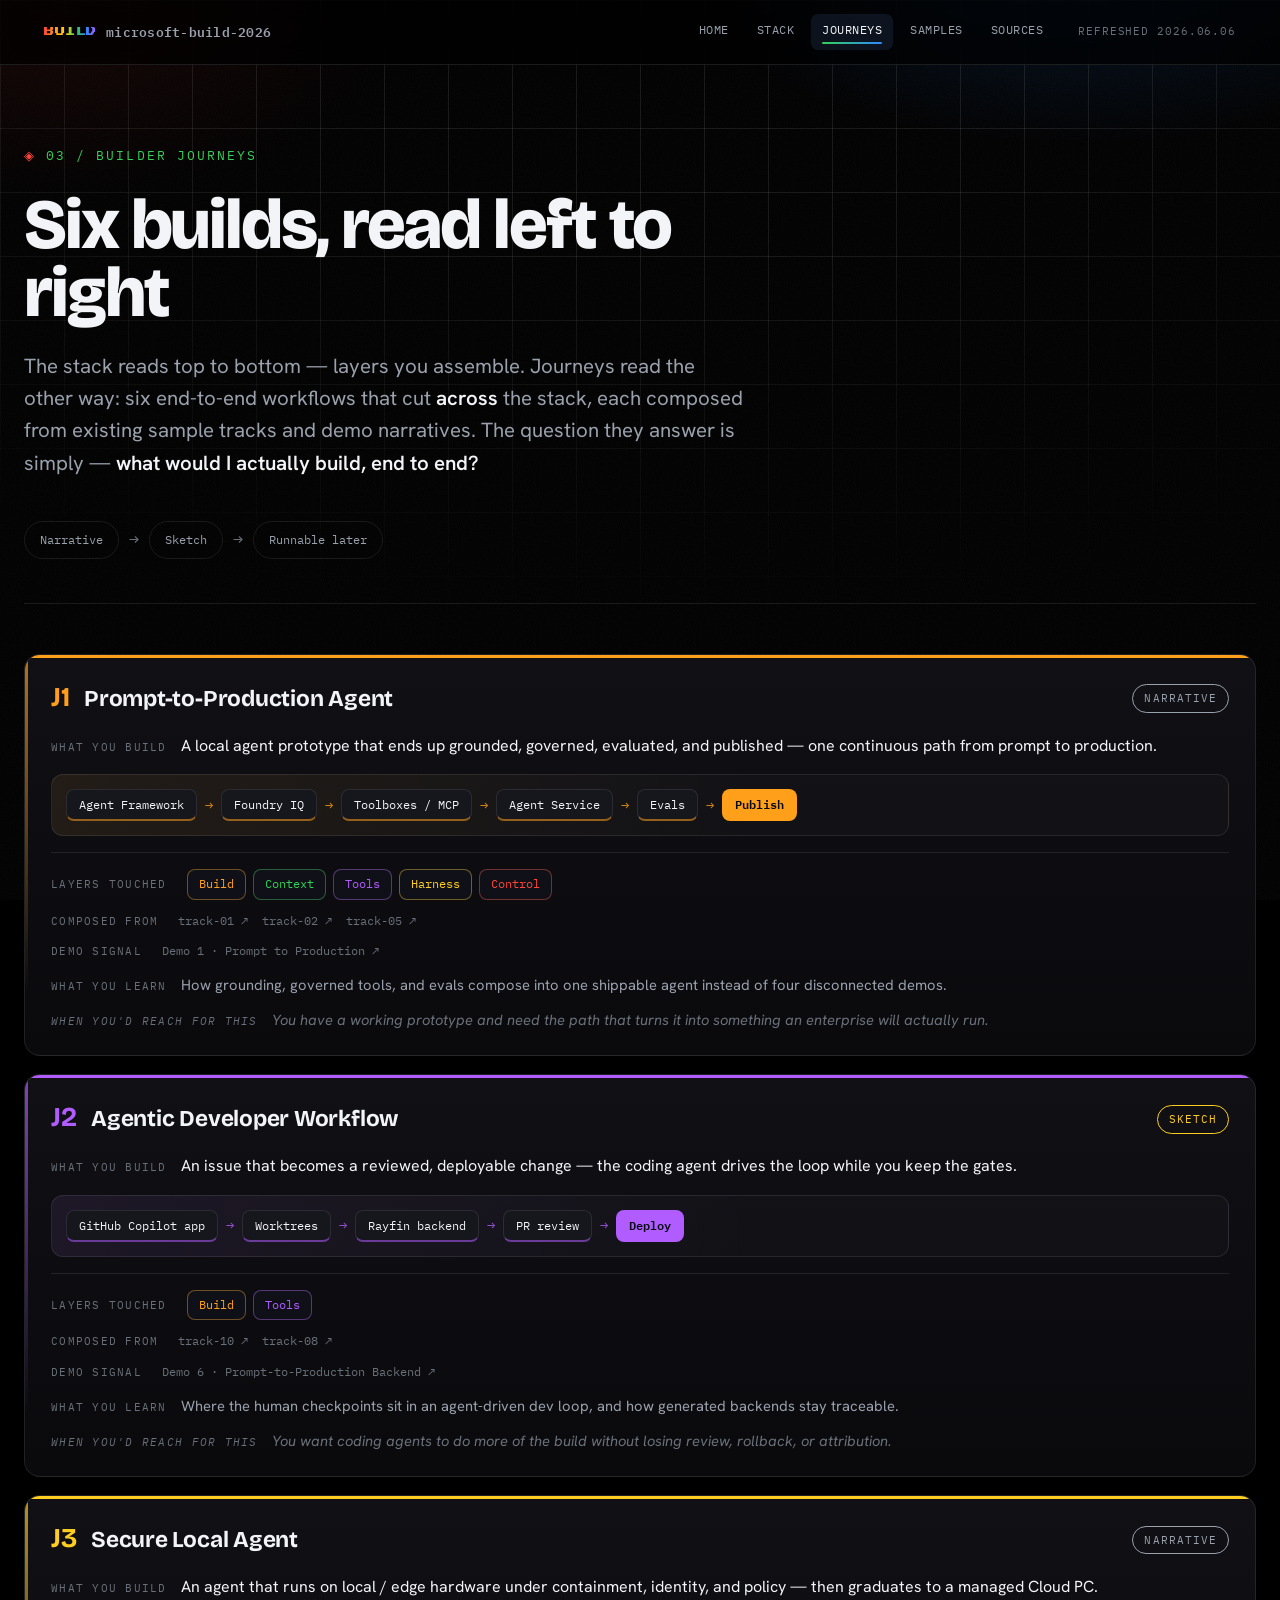
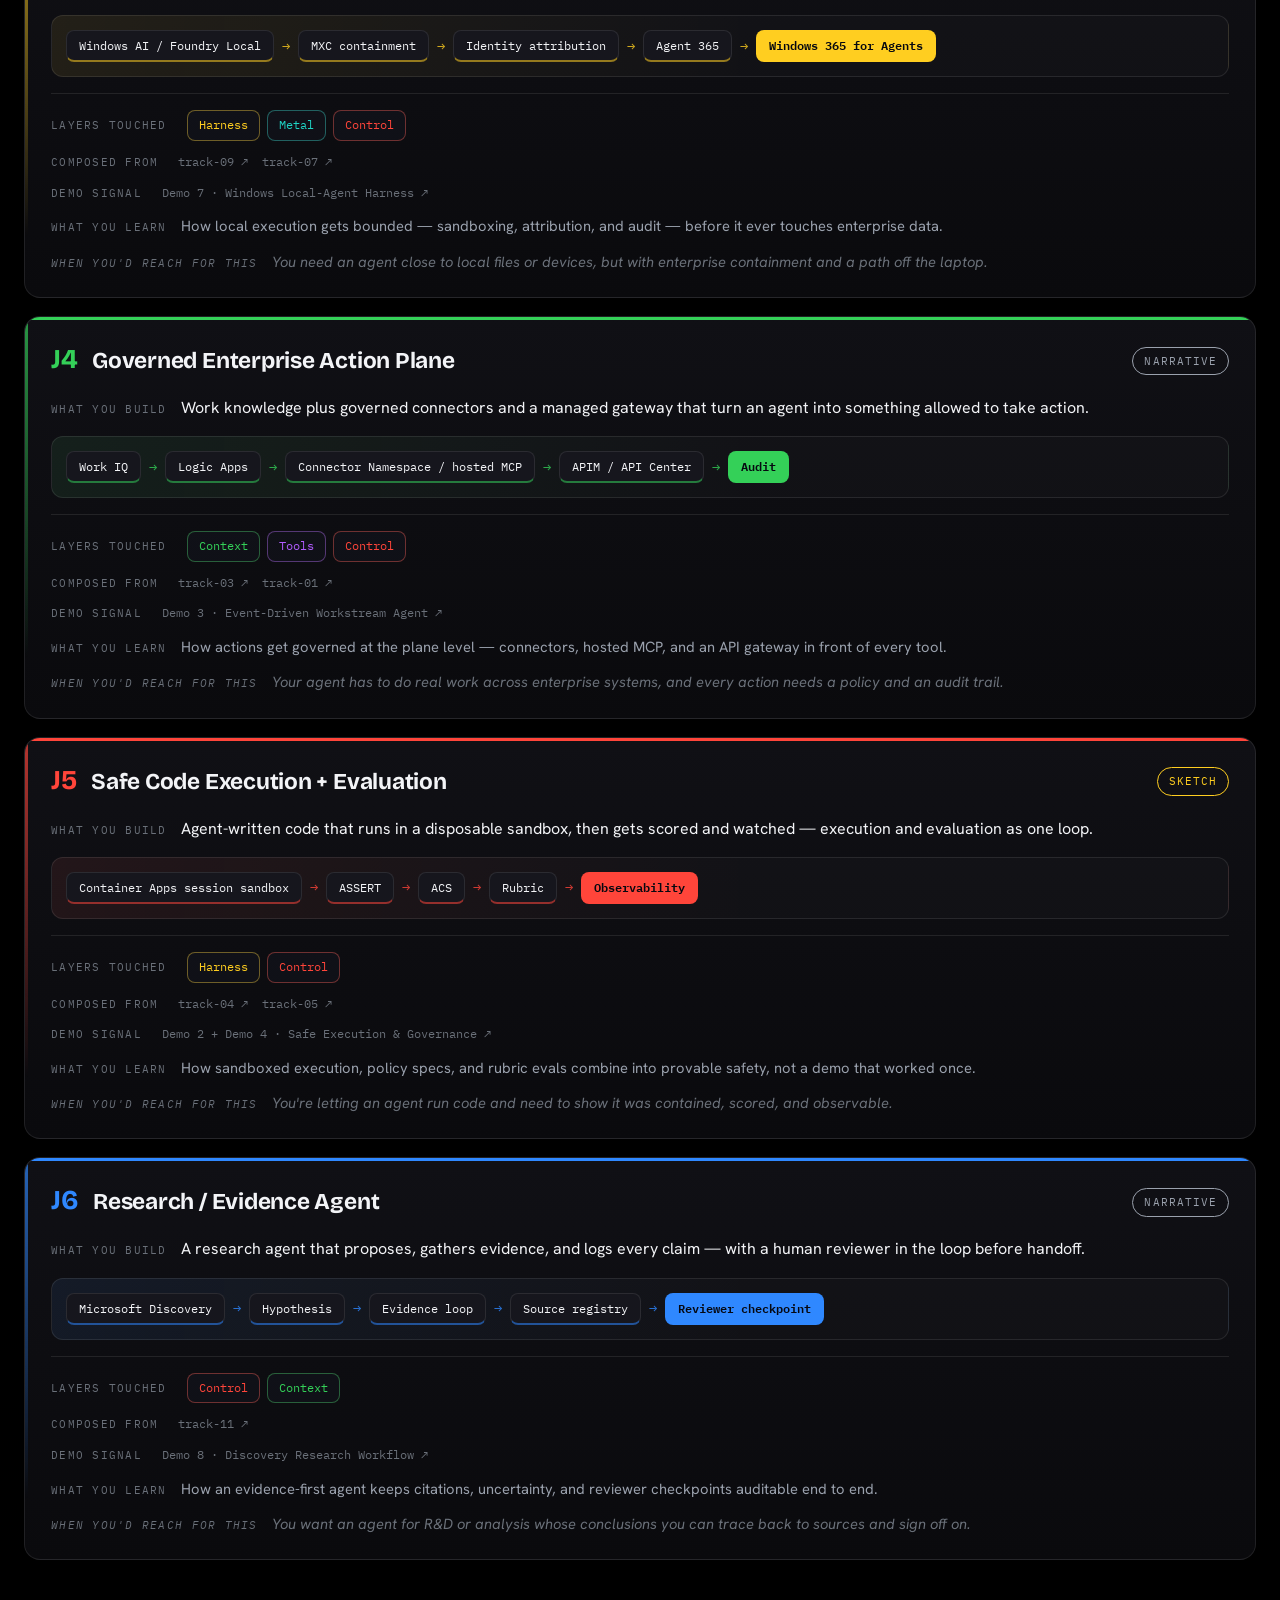
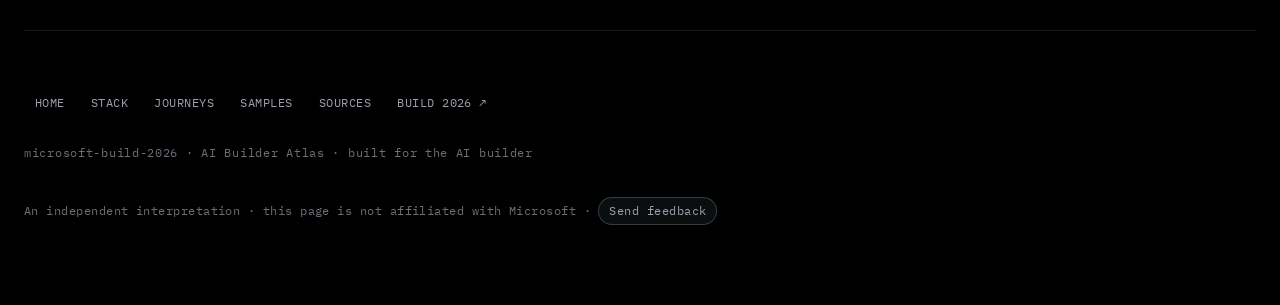
<file: journeys.html>
<!doctype html>
<html lang="en">
  <head>
    <meta charset="utf-8" />
    <meta name="viewport" content="width=device-width, initial-scale=1" />
    <title>Journeys · Build 2026 AI Builder Atlas</title>
    <meta
      name="description"
      content="Builder journeys: six end-to-end Build 2026 workflows that cut across the stack, each composed from existing sample tracks and demo narratives."
    />
    <link rel="preconnect" href="https://fonts.googleapis.com" />
    <link rel="preconnect" href="https://fonts.gstatic.com" crossorigin />
    <link
      href="https://fonts.googleapis.com/css2?family=Bricolage+Grotesque:opsz,wght@12..96,500;12..96,700;12..96,800&family=Hanken+Grotesk:wght@400;500;600;700&family=IBM+Plex+Mono:wght@400;500;600&family=Press+Start+2P&display=swap"
      rel="stylesheet"
    />
    <link rel="icon" href="favicon.svg" type="image/svg+xml" />
    <link rel="stylesheet" href="styles.css" />
  </head>
  <body>
    <div class="grid-field" aria-hidden="true"></div>
    <div class="grain" aria-hidden="true"></div>

    <header class="masthead" aria-label="Site header">
      <a class="repo-tag" href="index.html">
        <span class="bm-mini" aria-hidden="true">BUILD</span>
        <span class="path">microsoft&#8203;-build-2026</span>
      </a>
      <nav class="mast-nav" aria-label="Primary">
        <a href="index.html">Home</a>
        <a href="stack.html">Stack</a>
        <a href="journeys.html" aria-current="page">Journeys</a>
        <a href="samples.html">Samples</a>
        <a href="sources.html">Sources</a>
      </nav>
      <span class="mast-stamp">REFRESHED&nbsp;2026.06.06</span>
    </header>

    <main>
      <section class="page-head" aria-labelledby="ph-title">
        <p class="kicker reveal" data-d="0">
          <span class="kicker-mark">◈</span> 03 / Builder Journeys
        </p>
        <h1 id="ph-title" class="reveal" data-d="1">
          Six builds, read left to right
        </h1>
        <p class="lede reveal" data-d="2">
          The stack reads top to bottom — layers you assemble. Journeys read the
          other way: six end-to-end workflows that cut
          <strong>across</strong> the stack, each composed from existing sample
          tracks and demo narratives. The question they answer is simply —
          <strong>what would I actually build, end to end?</strong>
        </p>
        <div class="ladder reveal" data-d="3" aria-label="Maturity legend">
          <span class="rung">Narrative</span>
          <span class="rung-arrow">→</span>
          <span class="rung">Sketch</span>
          <span class="rung-arrow">→</span>
          <span class="rung">Runnable later</span>
        </div>
      </section>

      <section class="journey-grid" aria-label="Builder journeys">
        <!-- J1 -->
        <article
          class="journey-card j-build reveal-up"
          id="journey-1"
          aria-labelledby="j1-title"
        >
          <header class="journey-head">
            <div class="journey-id">
              <span class="journey-no">J1</span>
              <h2 id="j1-title">Prompt-to-Production Agent</h2>
            </div>
            <span class="journey-badge" data-maturity="narrative"
              >Narrative</span
            >
          </header>
          <p class="journey-outcome">
            <span class="jo-label">What you build</span>
            A local agent prototype that ends up grounded, governed, evaluated,
            and published — one continuous path from prompt to production.
          </p>
          <div
            class="flow-rail"
            role="list"
            aria-label="Journey 1 stage flow, left to right"
          >
            <span class="flow-stage" role="listitem">Agent Framework</span>
            <span class="flow-arrow" aria-hidden="true">→</span>
            <span class="flow-stage" role="listitem">Foundry IQ</span>
            <span class="flow-arrow" aria-hidden="true">→</span>
            <span class="flow-stage" role="listitem">Toolboxes / MCP</span>
            <span class="flow-arrow" aria-hidden="true">→</span>
            <span class="flow-stage" role="listitem">Agent Service</span>
            <span class="flow-arrow" aria-hidden="true">→</span>
            <span class="flow-stage" role="listitem">Evals</span>
            <span class="flow-arrow" aria-hidden="true">→</span>
            <span class="flow-stage flow-stage-end" role="listitem"
              >Publish</span
            >
          </div>
          <div class="journey-meta">
            <div class="jm-row">
              <span class="jm-key">Layers touched</span>
              <ul class="chiplist journey-layers" aria-label="Layers touched">
                <li data-layer="dev">Build</li>
                <li data-layer="context">Context</li>
                <li data-layer="tools">Tools</li>
                <li data-layer="harness">Harness</li>
                <li data-layer="gov">Control</li>
              </ul>
            </div>
            <div class="jm-row">
              <span class="jm-key">Composed from</span>
              <span class="journey-samples">
                <a class="sample-link" href="samples.html#track-01"
                  >track-01 ↗</a
                >
                <a class="sample-link" href="samples.html#track-02"
                  >track-02 ↗</a
                >
                <a class="sample-link" href="samples.html#track-05"
                  >track-05 ↗</a
                >
              </span>
            </div>
            <div class="jm-row">
              <span class="jm-key">Demo signal</span>
              <a
                class="sample-link"
                href="https://github.com/ozgurgulerx/microsoft-build-2026/blob/main/demos/README.md"
                target="_blank"
                rel="noopener"
                >Demo 1 · Prompt to Production ↗</a
              >
            </div>
            <p class="journey-learn">
              <span class="jm-key">What you learn</span>
              How grounding, governed tools, and evals compose into one
              shippable agent instead of four disconnected demos.
            </p>
            <p class="journey-convo">
              <span class="jm-key">When you'd reach for this</span>
              You have a working prototype and need the path that turns it into
              something an enterprise will actually run.
            </p>
          </div>
        </article>

        <!-- J2 -->
        <article
          class="journey-card j-tools reveal-up"
          id="journey-2"
          aria-labelledby="j2-title"
        >
          <header class="journey-head">
            <div class="journey-id">
              <span class="journey-no">J2</span>
              <h2 id="j2-title">Agentic Developer Workflow</h2>
            </div>
            <span class="journey-badge" data-maturity="sketch">Sketch</span>
          </header>
          <p class="journey-outcome">
            <span class="jo-label">What you build</span>
            An issue that becomes a reviewed, deployable change — the coding
            agent drives the loop while you keep the gates.
          </p>
          <div
            class="flow-rail"
            role="list"
            aria-label="Journey 2 stage flow, left to right"
          >
            <span class="flow-stage" role="listitem">GitHub Copilot app</span>
            <span class="flow-arrow" aria-hidden="true">→</span>
            <span class="flow-stage" role="listitem">Worktrees</span>
            <span class="flow-arrow" aria-hidden="true">→</span>
            <span class="flow-stage" role="listitem">Rayfin backend</span>
            <span class="flow-arrow" aria-hidden="true">→</span>
            <span class="flow-stage" role="listitem">PR review</span>
            <span class="flow-arrow" aria-hidden="true">→</span>
            <span class="flow-stage flow-stage-end" role="listitem"
              >Deploy</span
            >
          </div>
          <div class="journey-meta">
            <div class="jm-row">
              <span class="jm-key">Layers touched</span>
              <ul class="chiplist journey-layers" aria-label="Layers touched">
                <li data-layer="dev">Build</li>
                <li data-layer="tools">Tools</li>
              </ul>
            </div>
            <div class="jm-row">
              <span class="jm-key">Composed from</span>
              <span class="journey-samples">
                <a class="sample-link" href="samples.html#track-10"
                  >track-10 ↗</a
                >
                <a class="sample-link" href="samples.html#track-08"
                  >track-08 ↗</a
                >
              </span>
            </div>
            <div class="jm-row">
              <span class="jm-key">Demo signal</span>
              <a
                class="sample-link"
                href="https://github.com/ozgurgulerx/microsoft-build-2026/blob/main/demos/README.md"
                target="_blank"
                rel="noopener"
                >Demo 6 · Prompt-to-Production Backend ↗</a
              >
            </div>
            <p class="journey-learn">
              <span class="jm-key">What you learn</span>
              Where the human checkpoints sit in an agent-driven dev loop, and
              how generated backends stay traceable.
            </p>
            <p class="journey-convo">
              <span class="jm-key">When you'd reach for this</span>
              You want coding agents to do more of the build without losing
              review, rollback, or attribution.
            </p>
          </div>
        </article>

        <!-- J3 -->
        <article
          class="journey-card j-harness reveal-up"
          id="journey-3"
          aria-labelledby="j3-title"
        >
          <header class="journey-head">
            <div class="journey-id">
              <span class="journey-no">J3</span>
              <h2 id="j3-title">Secure Local Agent</h2>
            </div>
            <span class="journey-badge" data-maturity="narrative"
              >Narrative</span
            >
          </header>
          <p class="journey-outcome">
            <span class="jo-label">What you build</span>
            An agent that runs on local / edge hardware under containment,
            identity, and policy — then graduates to a managed Cloud PC.
          </p>
          <div
            class="flow-rail"
            role="list"
            aria-label="Journey 3 stage flow, left to right"
          >
            <span class="flow-stage" role="listitem"
              >Windows AI / Foundry Local</span
            >
            <span class="flow-arrow" aria-hidden="true">→</span>
            <span class="flow-stage" role="listitem">MXC containment</span>
            <span class="flow-arrow" aria-hidden="true">→</span>
            <span class="flow-stage" role="listitem">Identity attribution</span>
            <span class="flow-arrow" aria-hidden="true">→</span>
            <span class="flow-stage" role="listitem">Agent 365</span>
            <span class="flow-arrow" aria-hidden="true">→</span>
            <span class="flow-stage flow-stage-end" role="listitem"
              >Windows 365 for Agents</span
            >
          </div>
          <div class="journey-meta">
            <div class="jm-row">
              <span class="jm-key">Layers touched</span>
              <ul class="chiplist journey-layers" aria-label="Layers touched">
                <li data-layer="harness">Harness</li>
                <li data-layer="infra">Metal</li>
                <li data-layer="gov">Control</li>
              </ul>
            </div>
            <div class="jm-row">
              <span class="jm-key">Composed from</span>
              <span class="journey-samples">
                <a class="sample-link" href="samples.html#track-09"
                  >track-09 ↗</a
                >
                <a class="sample-link" href="samples.html#track-07"
                  >track-07 ↗</a
                >
              </span>
            </div>
            <div class="jm-row">
              <span class="jm-key">Demo signal</span>
              <a
                class="sample-link"
                href="https://github.com/ozgurgulerx/microsoft-build-2026/blob/main/demos/README.md"
                target="_blank"
                rel="noopener"
                >Demo 7 · Windows Local-Agent Harness ↗</a
              >
            </div>
            <p class="journey-learn">
              <span class="jm-key">What you learn</span>
              How local execution gets bounded — sandboxing, attribution, and
              audit — before it ever touches enterprise data.
            </p>
            <p class="journey-convo">
              <span class="jm-key">When you'd reach for this</span>
              You need an agent close to local files or devices, but with
              enterprise containment and a path off the laptop.
            </p>
          </div>
        </article>

        <!-- J4 -->
        <article
          class="journey-card j-context reveal-up"
          id="journey-4"
          aria-labelledby="j4-title"
        >
          <header class="journey-head">
            <div class="journey-id">
              <span class="journey-no">J4</span>
              <h2 id="j4-title">Governed Enterprise Action Plane</h2>
            </div>
            <span class="journey-badge" data-maturity="narrative"
              >Narrative</span
            >
          </header>
          <p class="journey-outcome">
            <span class="jo-label">What you build</span>
            Work knowledge plus governed connectors and a managed gateway that
            turn an agent into something allowed to take action.
          </p>
          <div
            class="flow-rail"
            role="list"
            aria-label="Journey 4 stage flow, left to right"
          >
            <span class="flow-stage" role="listitem">Work IQ</span>
            <span class="flow-arrow" aria-hidden="true">→</span>
            <span class="flow-stage" role="listitem">Logic Apps</span>
            <span class="flow-arrow" aria-hidden="true">→</span>
            <span class="flow-stage" role="listitem"
              >Connector Namespace / hosted MCP</span
            >
            <span class="flow-arrow" aria-hidden="true">→</span>
            <span class="flow-stage" role="listitem">APIM / API Center</span>
            <span class="flow-arrow" aria-hidden="true">→</span>
            <span class="flow-stage flow-stage-end" role="listitem">Audit</span>
          </div>
          <div class="journey-meta">
            <div class="jm-row">
              <span class="jm-key">Layers touched</span>
              <ul class="chiplist journey-layers" aria-label="Layers touched">
                <li data-layer="context">Context</li>
                <li data-layer="tools">Tools</li>
                <li data-layer="gov">Control</li>
              </ul>
            </div>
            <div class="jm-row">
              <span class="jm-key">Composed from</span>
              <span class="journey-samples">
                <a class="sample-link" href="samples.html#track-03"
                  >track-03 ↗</a
                >
                <a class="sample-link" href="samples.html#track-01"
                  >track-01 ↗</a
                >
              </span>
            </div>
            <div class="jm-row">
              <span class="jm-key">Demo signal</span>
              <a
                class="sample-link"
                href="https://github.com/ozgurgulerx/microsoft-build-2026/blob/main/demos/README.md"
                target="_blank"
                rel="noopener"
                >Demo 3 · Event-Driven Workstream Agent ↗</a
              >
            </div>
            <p class="journey-learn">
              <span class="jm-key">What you learn</span>
              How actions get governed at the plane level — connectors, hosted
              MCP, and an API gateway in front of every tool.
            </p>
            <p class="journey-convo">
              <span class="jm-key">When you'd reach for this</span>
              Your agent has to do real work across enterprise systems, and
              every action needs a policy and an audit trail.
            </p>
          </div>
        </article>

        <!-- J5 -->
        <article
          class="journey-card j-eval reveal-up"
          id="journey-5"
          aria-labelledby="j5-title"
        >
          <header class="journey-head">
            <div class="journey-id">
              <span class="journey-no">J5</span>
              <h2 id="j5-title">Safe Code Execution + Evaluation</h2>
            </div>
            <span class="journey-badge" data-maturity="sketch">Sketch</span>
          </header>
          <p class="journey-outcome">
            <span class="jo-label">What you build</span>
            Agent-written code that runs in a disposable sandbox, then gets
            scored and watched — execution and evaluation as one loop.
          </p>
          <div
            class="flow-rail"
            role="list"
            aria-label="Journey 5 stage flow, left to right"
          >
            <span class="flow-stage" role="listitem"
              >Container Apps session sandbox</span
            >
            <span class="flow-arrow" aria-hidden="true">→</span>
            <span class="flow-stage" role="listitem">ASSERT</span>
            <span class="flow-arrow" aria-hidden="true">→</span>
            <span class="flow-stage" role="listitem">ACS</span>
            <span class="flow-arrow" aria-hidden="true">→</span>
            <span class="flow-stage" role="listitem">Rubric</span>
            <span class="flow-arrow" aria-hidden="true">→</span>
            <span class="flow-stage flow-stage-end" role="listitem"
              >Observability</span
            >
          </div>
          <div class="journey-meta">
            <div class="jm-row">
              <span class="jm-key">Layers touched</span>
              <ul class="chiplist journey-layers" aria-label="Layers touched">
                <li data-layer="harness">Harness</li>
                <li data-layer="gov">Control</li>
              </ul>
            </div>
            <div class="jm-row">
              <span class="jm-key">Composed from</span>
              <span class="journey-samples">
                <a class="sample-link" href="samples.html#track-04"
                  >track-04 ↗</a
                >
                <a class="sample-link" href="samples.html#track-05"
                  >track-05 ↗</a
                >
              </span>
            </div>
            <div class="jm-row">
              <span class="jm-key">Demo signal</span>
              <a
                class="sample-link"
                href="https://github.com/ozgurgulerx/microsoft-build-2026/blob/main/demos/README.md"
                target="_blank"
                rel="noopener"
                >Demo 2 + Demo 4 · Safe Execution & Governance ↗</a
              >
            </div>
            <p class="journey-learn">
              <span class="jm-key">What you learn</span>
              How sandboxed execution, policy specs, and rubric evals combine
              into provable safety, not a demo that worked once.
            </p>
            <p class="journey-convo">
              <span class="jm-key">When you'd reach for this</span>
              You're letting an agent run code and need to show it was
              contained, scored, and observable.
            </p>
          </div>
        </article>

        <!-- J6 -->
        <article
          class="journey-card j-research reveal-up"
          id="journey-6"
          aria-labelledby="j6-title"
        >
          <header class="journey-head">
            <div class="journey-id">
              <span class="journey-no">J6</span>
              <h2 id="j6-title">Research / Evidence Agent</h2>
            </div>
            <span class="journey-badge" data-maturity="narrative"
              >Narrative</span
            >
          </header>
          <p class="journey-outcome">
            <span class="jo-label">What you build</span>
            A research agent that proposes, gathers evidence, and logs every
            claim — with a human reviewer in the loop before handoff.
          </p>
          <div
            class="flow-rail"
            role="list"
            aria-label="Journey 6 stage flow, left to right"
          >
            <span class="flow-stage" role="listitem">Microsoft Discovery</span>
            <span class="flow-arrow" aria-hidden="true">→</span>
            <span class="flow-stage" role="listitem">Hypothesis</span>
            <span class="flow-arrow" aria-hidden="true">→</span>
            <span class="flow-stage" role="listitem">Evidence loop</span>
            <span class="flow-arrow" aria-hidden="true">→</span>
            <span class="flow-stage" role="listitem">Source registry</span>
            <span class="flow-arrow" aria-hidden="true">→</span>
            <span class="flow-stage flow-stage-end" role="listitem"
              >Reviewer checkpoint</span
            >
          </div>
          <div class="journey-meta">
            <div class="jm-row">
              <span class="jm-key">Layers touched</span>
              <ul class="chiplist journey-layers" aria-label="Layers touched">
                <li data-layer="gov">Control</li>
                <li data-layer="context">Context</li>
              </ul>
            </div>
            <div class="jm-row">
              <span class="jm-key">Composed from</span>
              <span class="journey-samples">
                <a class="sample-link" href="samples.html#track-11"
                  >track-11 ↗</a
                >
              </span>
            </div>
            <div class="jm-row">
              <span class="jm-key">Demo signal</span>
              <a
                class="sample-link"
                href="https://github.com/ozgurgulerx/microsoft-build-2026/blob/main/demos/README.md"
                target="_blank"
                rel="noopener"
                >Demo 8 · Discovery Research Workflow ↗</a
              >
            </div>
            <p class="journey-learn">
              <span class="jm-key">What you learn</span>
              How an evidence-first agent keeps citations, uncertainty, and
              reviewer checkpoints auditable end to end.
            </p>
            <p class="journey-convo">
              <span class="jm-key">When you'd reach for this</span>
              You want an agent for R&amp;D or analysis whose conclusions you
              can trace back to sources and sign off on.
            </p>
          </div>
        </article>
      </section>
    </main>

    <footer class="foot">
      <nav class="foot-links" aria-label="Footer">
        <a href="index.html">Home</a>
        <a href="stack.html">Stack</a>
        <a href="journeys.html">Journeys</a>
        <a href="samples.html">Samples</a>
        <a href="sources.html">Sources</a>
        <a
          href="https://news.microsoft.com/build-2026/"
          target="_blank"
          rel="noopener"
          >Build 2026 ↗</a
        >
      </nav>
      <p class="foot-sig">
        microsoft-build-2026 &middot; AI Builder Atlas &middot; built for the AI
        builder
      </p>
      <p class="foot-by">
        An independent interpretation &middot; this page is not affiliated with
        Microsoft &middot;
        <a
          class="foot-feedback"
          href="mailto:ozgur.guler1@gmail.com?subject=Build%20Signal%202026%20feedback"
          aria-label="Send feedback to ozgur.guler1@gmail.com"
          >Send feedback</a
        >
      </p>
    </footer>

    <script src="atlas.js" defer></script>
  </body>
</html>
</file>
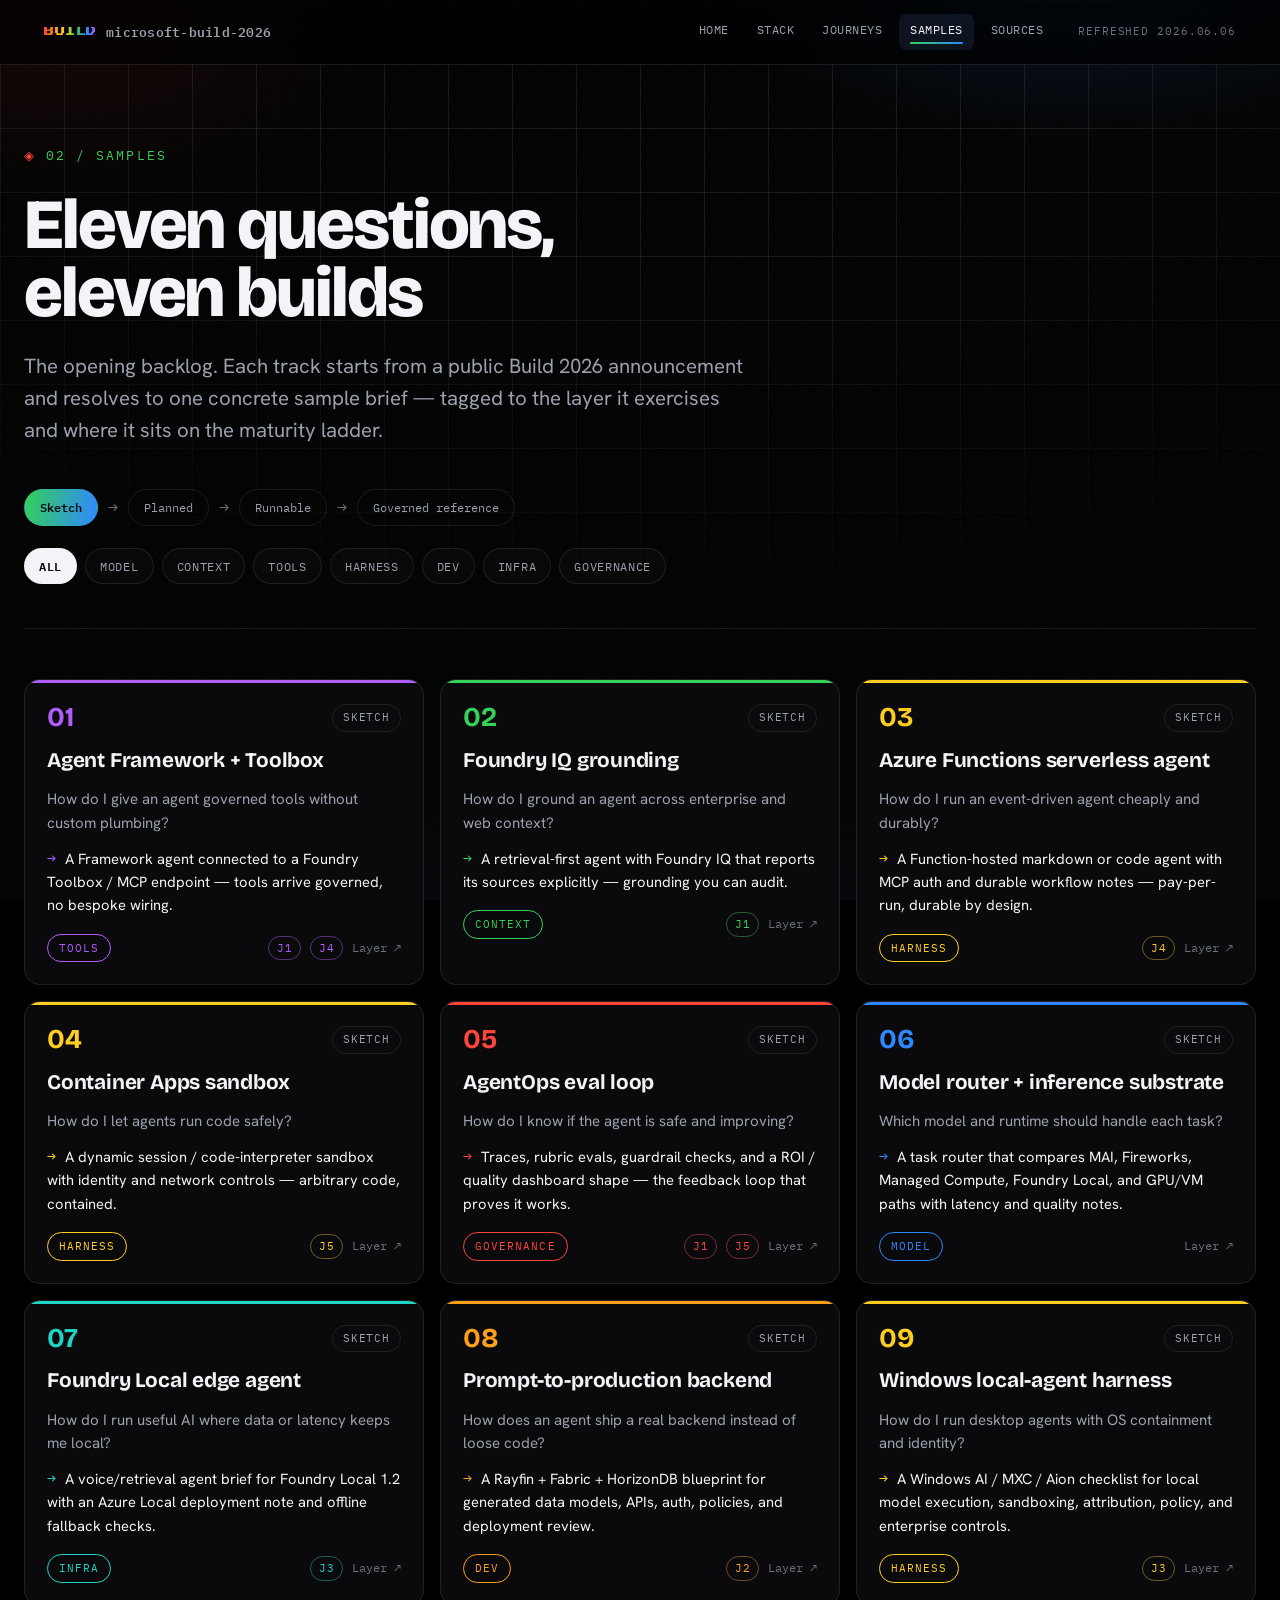
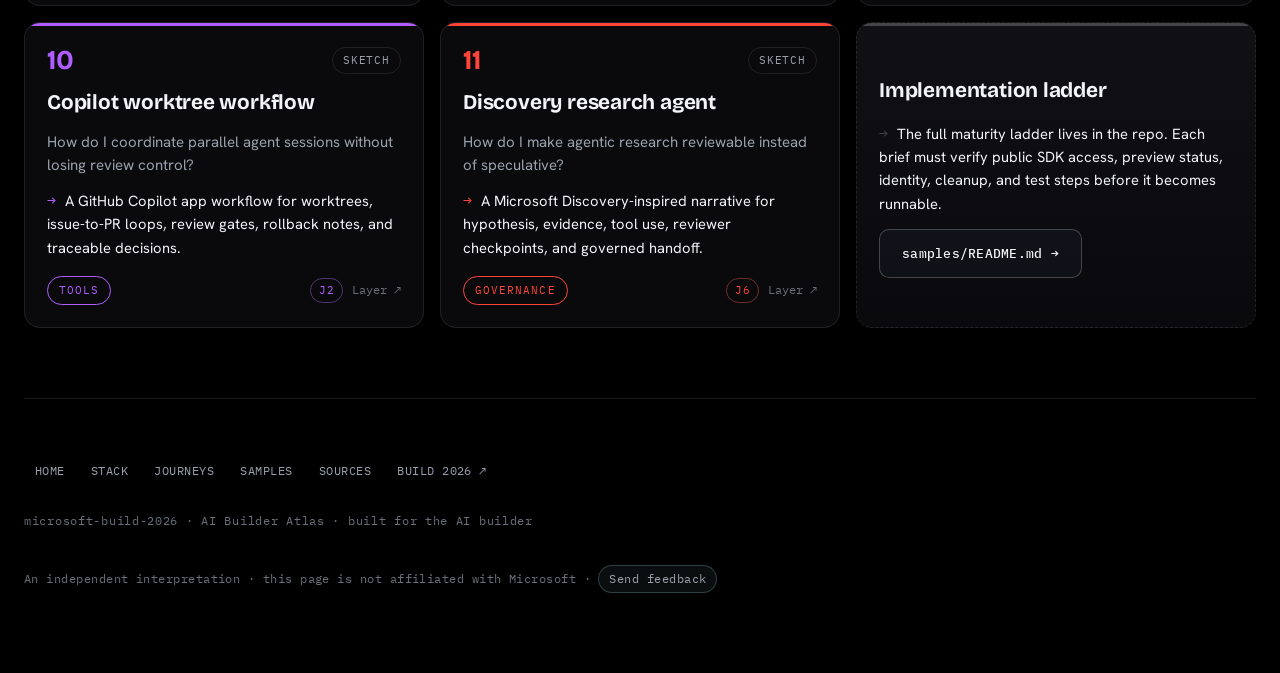
<file: samples.html>
<!doctype html>
<html lang="en">
  <head>
    <meta charset="utf-8" />
    <meta name="viewport" content="width=device-width, initial-scale=1" />
    <title>Samples · Build 2026 AI Builder Atlas</title>
    <meta
      name="description"
      content="The opening sample backlog: eleven Build 2026 builder questions mapped to concrete sample briefs, each tagged to its layer and maturity."
    />
    <link rel="preconnect" href="https://fonts.googleapis.com" />
    <link rel="preconnect" href="https://fonts.gstatic.com" crossorigin />
    <link
      href="https://fonts.googleapis.com/css2?family=Bricolage+Grotesque:opsz,wght@12..96,500;12..96,700;12..96,800&family=Hanken+Grotesk:wght@400;500;600;700&family=IBM+Plex+Mono:wght@400;500;600&family=Press+Start+2P&display=swap"
      rel="stylesheet"
    />
    <link rel="icon" href="favicon.svg" type="image/svg+xml" />
    <link rel="stylesheet" href="styles.css" />
  </head>
  <body>
    <div class="grid-field" aria-hidden="true"></div>
    <div class="grain" aria-hidden="true"></div>

    <header class="masthead" aria-label="Site header">
      <a class="repo-tag" href="index.html">
        <span class="bm-mini" aria-hidden="true">BUILD</span>
        <span class="path">microsoft&#8203;-build-2026</span>
      </a>
      <nav class="mast-nav" aria-label="Primary">
        <a href="index.html">Home</a>
        <a href="stack.html">Stack</a>
        <a href="journeys.html">Journeys</a>
        <a href="samples.html" aria-current="page">Samples</a>
        <a href="sources.html">Sources</a>
      </nav>
      <span class="mast-stamp">REFRESHED&nbsp;2026.06.06</span>
    </header>

    <main>
      <section class="page-head" aria-labelledby="ph-title">
        <p class="kicker reveal" data-d="0">
          <span class="kicker-mark">◈</span> 02 / Samples
        </p>
        <h1 id="ph-title" class="reveal" data-d="1">
          Eleven questions, eleven builds
        </h1>
        <p class="lede reveal" data-d="2">
          The opening backlog. Each track starts from a public Build 2026
          announcement and resolves to one concrete sample brief — tagged to the
          layer it exercises and where it sits on the maturity ladder.
        </p>
        <div class="ladder reveal" data-d="3" aria-label="Maturity ladder">
          <span class="rung rung-on">Sketch</span>
          <span class="rung-arrow">→</span>
          <span class="rung">Planned</span>
          <span class="rung-arrow">→</span>
          <span class="rung">Runnable</span>
          <span class="rung-arrow">→</span>
          <span class="rung">Governed reference</span>
        </div>
        <div
          class="sample-filter reveal"
          data-d="4"
          role="group"
          aria-label="Filter samples by layer"
        >
          <button class="filter-chip" data-filter="all" aria-pressed="true">
            All
          </button>
          <button class="filter-chip" data-filter="model" aria-pressed="false">
            Model
          </button>
          <button
            class="filter-chip"
            data-filter="context"
            aria-pressed="false"
          >
            Context
          </button>
          <button class="filter-chip" data-filter="tools" aria-pressed="false">
            Tools
          </button>
          <button
            class="filter-chip"
            data-filter="harness"
            aria-pressed="false"
          >
            Harness
          </button>
          <button class="filter-chip" data-filter="dev" aria-pressed="false">
            Dev
          </button>
          <button class="filter-chip" data-filter="infra" aria-pressed="false">
            Infra
          </button>
          <button class="filter-chip" data-filter="gov" aria-pressed="false">
            Governance
          </button>
        </div>
      </section>

      <section class="sample-grid" aria-label="Sample tracks">
        <article class="sample-card s-tools reveal-up" id="track-01">
          <header>
            <span class="sample-no">01</span>
            <span class="sample-status">Sketch</span>
          </header>
          <h2>Agent Framework + Toolbox</h2>
          <p class="sample-q">
            How do I give an agent governed tools without custom plumbing?
          </p>
          <p class="sample-a">
            A Framework agent connected to a Foundry Toolbox / MCP endpoint —
            tools arrive governed, no bespoke wiring.
          </p>
          <footer>
            <span class="sample-layer" data-layer="tools">TOOLS</span>
            <span class="sample-links">
              <a class="sample-jlink" href="journeys.html#journey-1">J1</a>
              <a class="sample-jlink" href="journeys.html#journey-4">J4</a>
              <a class="sample-link" href="stack.html#tools">Layer ↗</a>
            </span>
          </footer>
        </article>

        <article class="sample-card s-context reveal-up" id="track-02">
          <header>
            <span class="sample-no">02</span>
            <span class="sample-status">Sketch</span>
          </header>
          <h2>Foundry IQ grounding</h2>
          <p class="sample-q">
            How do I ground an agent across enterprise and web context?
          </p>
          <p class="sample-a">
            A retrieval-first agent with Foundry IQ that reports its sources
            explicitly — grounding you can audit.
          </p>
          <footer>
            <span class="sample-layer" data-layer="context">CONTEXT</span>
            <span class="sample-links">
              <a class="sample-jlink" href="journeys.html#journey-1">J1</a>
              <a class="sample-link" href="stack.html#context">Layer ↗</a>
            </span>
          </footer>
        </article>

        <article class="sample-card s-harness reveal-up" id="track-03">
          <header>
            <span class="sample-no">03</span>
            <span class="sample-status">Sketch</span>
          </header>
          <h2>Azure Functions serverless agent</h2>
          <p class="sample-q">
            How do I run an event-driven agent cheaply and durably?
          </p>
          <p class="sample-a">
            A Function-hosted markdown or code agent with MCP auth and durable
            workflow notes — pay-per-run, durable by design.
          </p>
          <footer>
            <span class="sample-layer" data-layer="harness">HARNESS</span>
            <span class="sample-links">
              <a class="sample-jlink" href="journeys.html#journey-4">J4</a>
              <a class="sample-link" href="stack.html#harness">Layer ↗</a>
            </span>
          </footer>
        </article>

        <article class="sample-card s-harness reveal-up" id="track-04">
          <header>
            <span class="sample-no">04</span>
            <span class="sample-status">Sketch</span>
          </header>
          <h2>Container Apps sandbox</h2>
          <p class="sample-q">How do I let agents run code safely?</p>
          <p class="sample-a">
            A dynamic session / code-interpreter sandbox with identity and
            network controls — arbitrary code, contained.
          </p>
          <footer>
            <span class="sample-layer" data-layer="harness">HARNESS</span>
            <span class="sample-links">
              <a class="sample-jlink" href="journeys.html#journey-5">J5</a>
              <a class="sample-link" href="stack.html#harness">Layer ↗</a>
            </span>
          </footer>
        </article>

        <article class="sample-card s-gov reveal-up" id="track-05">
          <header>
            <span class="sample-no">05</span>
            <span class="sample-status">Sketch</span>
          </header>
          <h2>AgentOps eval loop</h2>
          <p class="sample-q">
            How do I know if the agent is safe and improving?
          </p>
          <p class="sample-a">
            Traces, rubric evals, guardrail checks, and a ROI / quality
            dashboard shape — the feedback loop that proves it works.
          </p>
          <footer>
            <span class="sample-layer" data-layer="gov">GOVERNANCE</span>
            <span class="sample-links">
              <a class="sample-jlink" href="journeys.html#journey-1">J1</a>
              <a class="sample-jlink" href="journeys.html#journey-5">J5</a>
              <a class="sample-link" href="stack.html#control">Layer ↗</a>
            </span>
          </footer>
        </article>

        <article class="sample-card s-model reveal-up" id="track-06">
          <header>
            <span class="sample-no">06</span>
            <span class="sample-status">Sketch</span>
          </header>
          <h2>Model router + inference substrate</h2>
          <p class="sample-q">
            Which model and runtime should handle each task?
          </p>
          <p class="sample-a">
            A task router that compares MAI, Fireworks, Managed Compute, Foundry
            Local, and GPU/VM paths with latency and quality notes.
          </p>
          <footer>
            <span class="sample-layer" data-layer="model">MODEL</span>
            <a class="sample-link" href="stack.html#model">Layer ↗</a>
          </footer>
        </article>

        <article class="sample-card s-infra reveal-up" id="track-07">
          <header>
            <span class="sample-no">07</span>
            <span class="sample-status">Sketch</span>
          </header>
          <h2>Foundry Local edge agent</h2>
          <p class="sample-q">
            How do I run useful AI where data or latency keeps me local?
          </p>
          <p class="sample-a">
            A voice/retrieval agent brief for Foundry Local 1.2 with an Azure
            Local deployment note and offline fallback checks.
          </p>
          <footer>
            <span class="sample-layer" data-layer="infra">INFRA</span>
            <span class="sample-links">
              <a class="sample-jlink" href="journeys.html#journey-3">J3</a>
              <a class="sample-link" href="stack.html#metal">Layer ↗</a>
            </span>
          </footer>
        </article>

        <article class="sample-card s-dev reveal-up" id="track-08">
          <header>
            <span class="sample-no">08</span>
            <span class="sample-status">Sketch</span>
          </header>
          <h2>Prompt-to-production backend</h2>
          <p class="sample-q">
            How does an agent ship a real backend instead of loose code?
          </p>
          <p class="sample-a">
            A Rayfin + Fabric + HorizonDB blueprint for generated data models,
            APIs, auth, policies, and deployment review.
          </p>
          <footer>
            <span class="sample-layer" data-layer="dev">DEV</span>
            <span class="sample-links">
              <a class="sample-jlink" href="journeys.html#journey-2">J2</a>
              <a class="sample-link" href="stack.html#build">Layer ↗</a>
            </span>
          </footer>
        </article>

        <article class="sample-card s-harness reveal-up" id="track-09">
          <header>
            <span class="sample-no">09</span>
            <span class="sample-status">Sketch</span>
          </header>
          <h2>Windows local-agent harness</h2>
          <p class="sample-q">
            How do I run desktop agents with OS containment and identity?
          </p>
          <p class="sample-a">
            A Windows AI / MXC / Aion checklist for local model execution,
            sandboxing, attribution, policy, and enterprise controls.
          </p>
          <footer>
            <span class="sample-layer" data-layer="harness">HARNESS</span>
            <span class="sample-links">
              <a class="sample-jlink" href="journeys.html#journey-3">J3</a>
              <a class="sample-link" href="stack.html#harness">Layer ↗</a>
            </span>
          </footer>
        </article>

        <article class="sample-card s-tools reveal-up" id="track-10">
          <header>
            <span class="sample-no">10</span>
            <span class="sample-status">Sketch</span>
          </header>
          <h2>Copilot worktree workflow</h2>
          <p class="sample-q">
            How do I coordinate parallel agent sessions without losing review
            control?
          </p>
          <p class="sample-a">
            A GitHub Copilot app workflow for worktrees, issue-to-PR loops,
            review gates, rollback notes, and traceable decisions.
          </p>
          <footer>
            <span class="sample-layer" data-layer="tools">TOOLS</span>
            <span class="sample-links">
              <a class="sample-jlink" href="journeys.html#journey-2">J2</a>
              <a class="sample-link" href="stack.html#tools">Layer ↗</a>
            </span>
          </footer>
        </article>

        <article class="sample-card s-gov reveal-up" id="track-11">
          <header>
            <span class="sample-no">11</span>
            <span class="sample-status">Sketch</span>
          </header>
          <h2>Discovery research agent</h2>
          <p class="sample-q">
            How do I make agentic research reviewable instead of speculative?
          </p>
          <p class="sample-a">
            A Microsoft Discovery-inspired narrative for hypothesis, evidence,
            tool use, reviewer checkpoints, and governed handoff.
          </p>
          <footer>
            <span class="sample-layer" data-layer="gov">GOVERNANCE</span>
            <span class="sample-links">
              <a class="sample-jlink" href="journeys.html#journey-6">J6</a>
              <a class="sample-link" href="stack.html#control">Layer ↗</a>
            </span>
          </footer>
        </article>

        <article class="sample-card sample-cta reveal-up">
          <h2>Implementation ladder</h2>
          <p class="sample-a">
            The full maturity ladder lives in the repo. Each brief must verify
            public SDK access, preview status, identity, cleanup, and test steps
            before it becomes runnable.
          </p>
          <a class="btn btn-ghost" href="samples/README.md"
            >samples/README.md &rarr;</a
          >
        </article>
      </section>
    </main>

    <footer class="foot">
      <nav class="foot-links" aria-label="Footer">
        <a href="index.html">Home</a>
        <a href="stack.html">Stack</a>
        <a href="journeys.html">Journeys</a>
        <a href="samples.html">Samples</a>
        <a href="sources.html">Sources</a>
        <a
          href="https://news.microsoft.com/build-2026/"
          target="_blank"
          rel="noopener"
          >Build 2026 ↗</a
        >
      </nav>
      <p class="foot-sig">
        microsoft-build-2026 &middot; AI Builder Atlas &middot; built for the AI
        builder
      </p>
      <p class="foot-by">
        An independent interpretation &middot; this page is not affiliated with
        Microsoft &middot;
        <a
          class="foot-feedback"
          href="mailto:ozgur.guler1@gmail.com?subject=Build%20Signal%202026%20feedback"
          aria-label="Send feedback to ozgur.guler1@gmail.com"
          >Send feedback</a
        >
      </p>
    </footer>

    <script src="atlas.js" defer></script>
  </body>
</html>
</file>
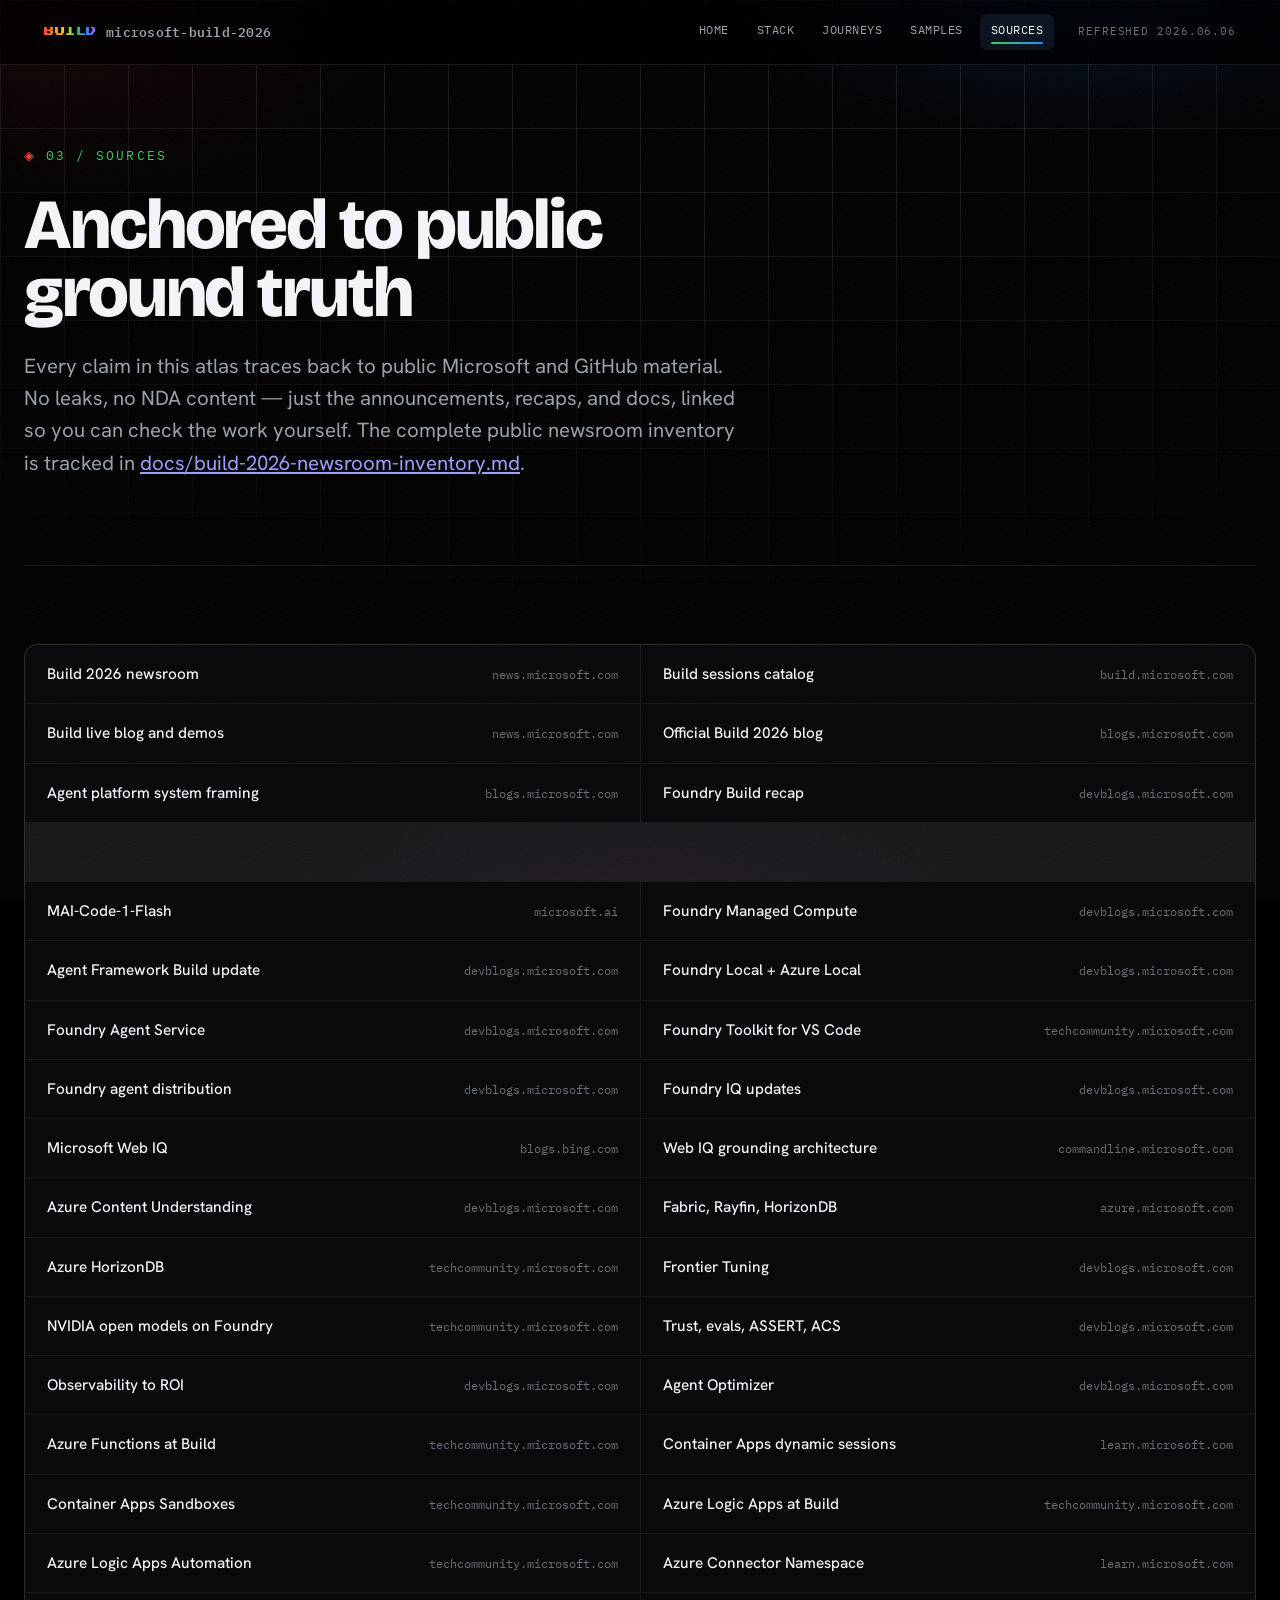
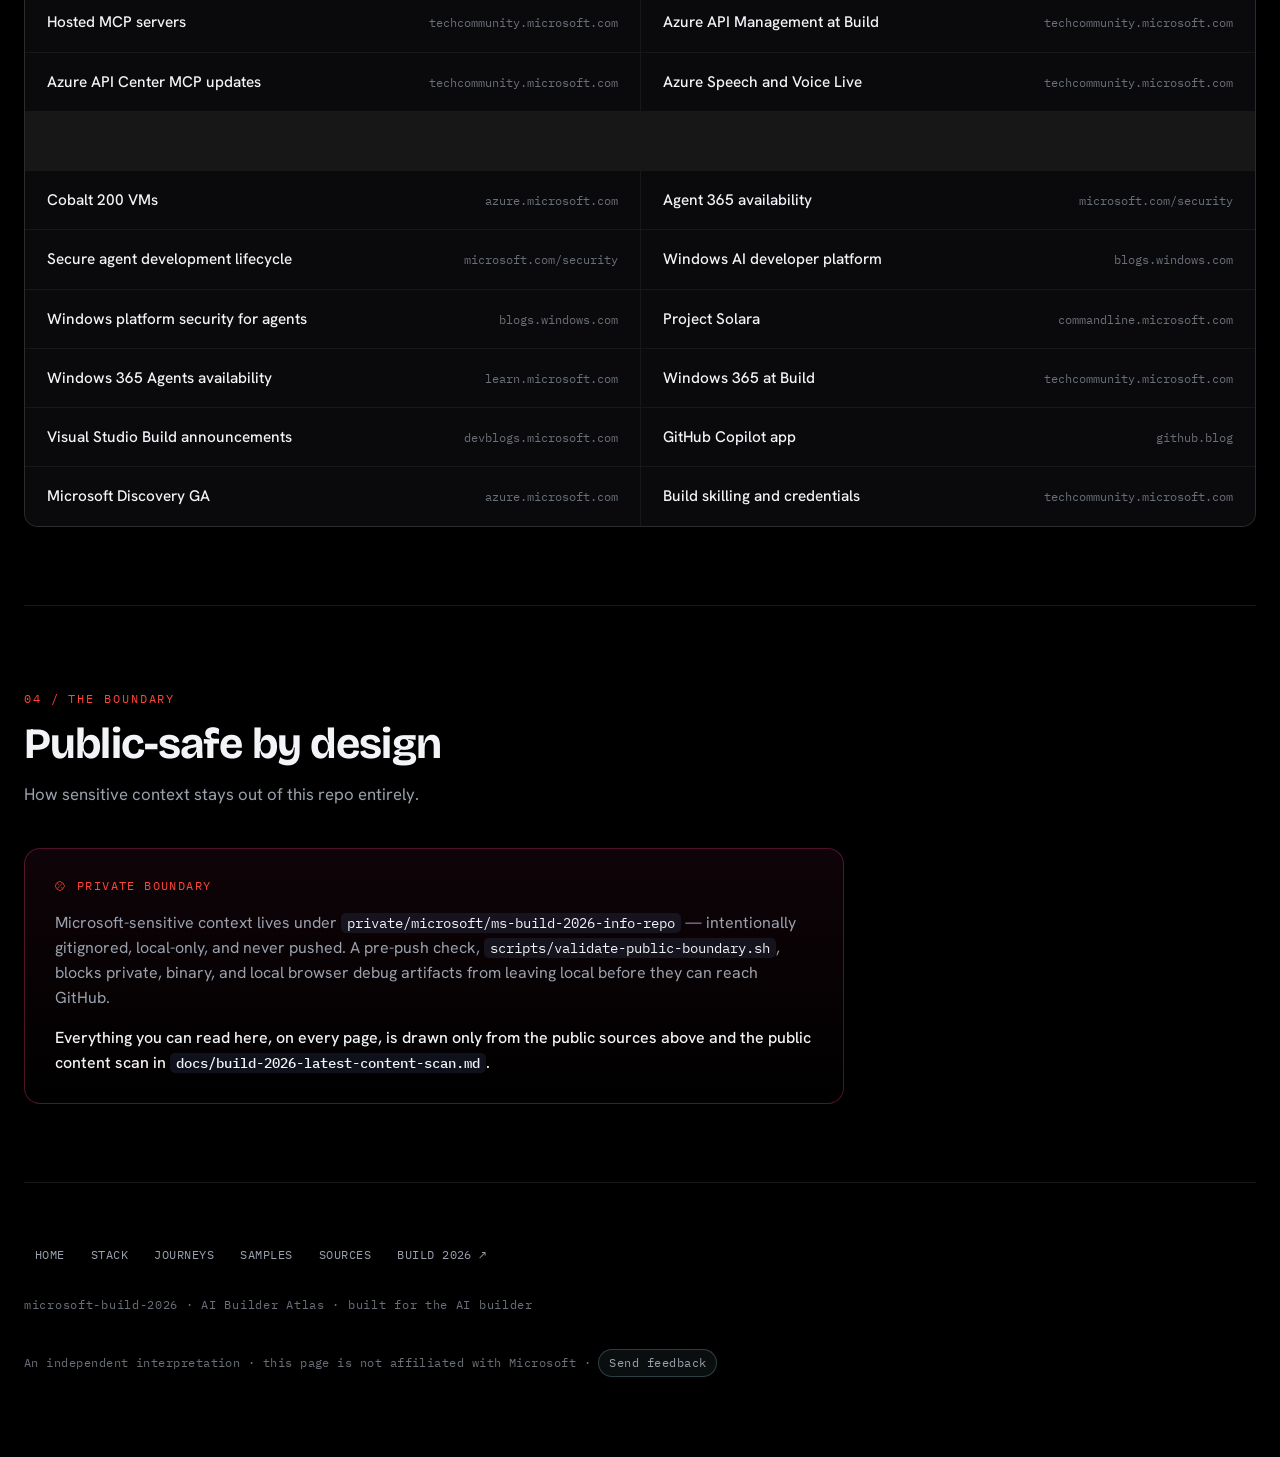
<file: sources.html>
<!doctype html>
<html lang="en">
  <head>
    <meta charset="utf-8" />
    <meta name="viewport" content="width=device-width, initial-scale=1" />
    <title>Sources · Build 2026 AI Builder Atlas</title>
    <meta
      name="description"
      content="The public Microsoft and GitHub source baseline behind the Build 2026 AI Builder Atlas, plus how private context is kept local and off GitHub."
    />
    <link rel="preconnect" href="https://fonts.googleapis.com" />
    <link rel="preconnect" href="https://fonts.gstatic.com" crossorigin />
    <link
      href="https://fonts.googleapis.com/css2?family=Bricolage+Grotesque:opsz,wght@12..96,500;12..96,700;12..96,800&family=Hanken+Grotesk:wght@400;500;600;700&family=IBM+Plex+Mono:wght@400;500;600&family=Press+Start+2P&display=swap"
      rel="stylesheet"
    />
    <link rel="icon" href="favicon.svg" type="image/svg+xml" />
    <link rel="stylesheet" href="styles.css" />
  </head>
  <body>
    <div class="grid-field" aria-hidden="true"></div>
    <div class="grain" aria-hidden="true"></div>

    <header class="masthead" aria-label="Site header">
      <a class="repo-tag" href="index.html">
        <span class="bm-mini" aria-hidden="true">BUILD</span>
        <span class="path">microsoft&#8203;-build-2026</span>
      </a>
      <nav class="mast-nav" aria-label="Primary">
        <a href="index.html">Home</a>
        <a href="stack.html">Stack</a>
        <a href="journeys.html">Journeys</a>
        <a href="samples.html">Samples</a>
        <a href="sources.html" aria-current="page">Sources</a>
      </nav>
      <span class="mast-stamp">REFRESHED&nbsp;2026.06.06</span>
    </header>

    <main>
      <section class="page-head" aria-labelledby="ph-title">
        <p class="kicker reveal" data-d="0">
          <span class="kicker-mark">◈</span> 03 / Sources
        </p>
        <h1 id="ph-title" class="reveal" data-d="1">
          Anchored to public ground truth
        </h1>
        <p class="lede reveal" data-d="2">
          Every claim in this atlas traces back to public Microsoft and GitHub
          material. No leaks, no NDA content — just the announcements, recaps,
          and docs, linked so you can check the work yourself. The complete
          public newsroom inventory is tracked in
          <a href="docs/build-2026-newsroom-inventory.md"
            >docs/build-2026-newsroom-inventory.md</a
          >.
        </p>
      </section>

      <section class="sources" aria-label="Public sources">
        <ul class="source-list">
          <li class="reveal-up">
            <a
              href="https://news.microsoft.com/build-2026/"
              target="_blank"
              rel="noopener"
              ><span>Build 2026 newsroom</span> news.microsoft.com</a
            >
          </li>
          <li class="reveal-up">
            <a
              href="https://build.microsoft.com/"
              target="_blank"
              rel="noopener"
              ><span>Build sessions catalog</span> build.microsoft.com</a
            >
          </li>
          <li class="reveal-up">
            <a
              href="https://news.microsoft.com/build-2026-live-blog"
              target="_blank"
              rel="noopener"
              ><span>Build live blog and demos</span> news.microsoft.com</a
            >
          </li>
          <li class="reveal-up">
            <a
              href="https://blogs.microsoft.com/blog/2026/06/02/microsoft-build-2026-be-yourself-at-work/"
              target="_blank"
              rel="noopener"
              ><span>Official Build 2026 blog</span> blogs.microsoft.com</a
            >
          </li>
          <li class="reveal-up">
            <a
              href="https://blogs.microsoft.com/blog/2026/06/02/ai-alone-wont-change-your-business-the-system-running-it-will/"
              target="_blank"
              rel="noopener"
              ><span>Agent platform system framing</span> blogs.microsoft.com</a
            >
          </li>
          <li class="reveal-up">
            <a
              href="https://devblogs.microsoft.com/foundry/whats-new-in-microsoft-foundry-build-2026/"
              target="_blank"
              rel="noopener"
              ><span>Foundry Build recap</span> devblogs.microsoft.com</a
            >
          </li>
          <li class="reveal-up">
            <a
              href="https://microsoft.ai/news/building-a-hillclimbing-machine-launching-seven-new-mai-models/"
              target="_blank"
              rel="noopener"
              ><span>MAI model family</span> microsoft.ai</a
            >
          </li>
          <li class="reveal-up">
            <a
              href="https://microsoft.ai/news/introducing-mai-thinking-1/"
              target="_blank"
              rel="noopener"
              ><span>MAI-Thinking-1</span> microsoft.ai</a
            >
          </li>
          <li class="reveal-up">
            <a
              href="https://microsoft.ai/news/introducingmai-code-1-flash/"
              target="_blank"
              rel="noopener"
              ><span>MAI-Code-1-Flash</span> microsoft.ai</a
            >
          </li>
          <li class="reveal-up">
            <a
              href="https://devblogs.microsoft.com/foundry/announcing-foundry-managed-compute/"
              target="_blank"
              rel="noopener"
              ><span>Foundry Managed Compute</span> devblogs.microsoft.com</a
            >
          </li>
          <li class="reveal-up">
            <a
              href="https://devblogs.microsoft.com/agent-framework/microsoft-agent-framework-at-build-2026-announce/"
              target="_blank"
              rel="noopener"
              ><span>Agent Framework Build update</span>
              devblogs.microsoft.com</a
            >
          </li>
          <li class="reveal-up">
            <a
              href="https://devblogs.microsoft.com/foundry/accelerate-edge-ai-development-with-foundry-local/"
              target="_blank"
              rel="noopener"
              ><span>Foundry Local + Azure Local</span>
              devblogs.microsoft.com</a
            >
          </li>
          <li class="reveal-up">
            <a
              href="https://devblogs.microsoft.com/foundry/agent-service-build2026/"
              target="_blank"
              rel="noopener"
              ><span>Foundry Agent Service</span> devblogs.microsoft.com</a
            >
          </li>
          <li class="reveal-up">
            <a
              href="https://techcommunity.microsoft.com/blog/azuredevcommunityblog/foundry-toolkit-for-vs-code-at-build-hosted-agents-end-to-end-a-smarter-toolbox-/4524941"
              target="_blank"
              rel="noopener"
              ><span>Foundry Toolkit for VS Code</span>
              techcommunity.microsoft.com</a
            >
          </li>
          <li class="reveal-up">
            <a
              href="https://devblogs.microsoft.com/foundry/agent-distribution-build2026/"
              target="_blank"
              rel="noopener"
              ><span>Foundry agent distribution</span> devblogs.microsoft.com</a
            >
          </li>
          <li class="reveal-up">
            <a
              href="https://devblogs.microsoft.com/foundry/build-smarter-agents-faster-with-foundry-iq/"
              target="_blank"
              rel="noopener"
              ><span>Foundry IQ updates</span> devblogs.microsoft.com</a
            >
          </li>
          <li class="reveal-up">
            <a
              href="https://blogs.bing.com/search/June-2026/Announcing-Microsoft-Web-IQ"
              target="_blank"
              rel="noopener"
              ><span>Microsoft Web IQ</span> blogs.bing.com</a
            >
          </li>
          <li class="reveal-up">
            <a
              href="https://commandline.microsoft.com/grounding-system-agentic-web-engineering-retrieval/"
              target="_blank"
              rel="noopener"
              ><span>Web IQ grounding architecture</span>
              commandline.microsoft.com</a
            >
          </li>
          <li class="reveal-up">
            <a
              href="https://devblogs.microsoft.com/foundry/whats-new-in-azure-content-understanding-at-build-2026/"
              target="_blank"
              rel="noopener"
              ><span>Azure Content Understanding</span>
              devblogs.microsoft.com</a
            >
          </li>
          <li class="reveal-up">
            <a
              href="https://azure.microsoft.com/en-us/blog/microsoft-build-2026-building-agentic-apps-with-microsoft-fabric-and-microsoft-databases/"
              target="_blank"
              rel="noopener"
              ><span>Fabric, Rayfin, HorizonDB</span> azure.microsoft.com</a
            >
          </li>
          <li class="reveal-up">
            <a
              href="https://techcommunity.microsoft.com/blog/adforpostgresql/azure-horizondb-enterprise-ready-postgres-engineered-for-the-ai-era/4524094"
              target="_blank"
              rel="noopener"
              ><span>Azure HorizonDB</span> techcommunity.microsoft.com</a
            >
          </li>
          <li class="reveal-up">
            <a
              href="https://devblogs.microsoft.com/microsoft365dev/frontier-tuning-teaching-ai-to-work-the-way-you-do/"
              target="_blank"
              rel="noopener"
              ><span>Frontier Tuning</span> devblogs.microsoft.com</a
            >
          </li>
          <li class="reveal-up">
            <a
              href="https://techcommunity.microsoft.com/blog/azure-ai-foundry-blog/nvidia%E2%80%99s-open-models-on-microsoft-foundry/4501643"
              target="_blank"
              rel="noopener"
              ><span>NVIDIA open models on Foundry</span>
              techcommunity.microsoft.com</a
            >
          </li>
          <li class="reveal-up">
            <a
              href="https://devblogs.microsoft.com/foundry/build-2026-open-trust-stack-ai-agents/"
              target="_blank"
              rel="noopener"
              ><span>Trust, evals, ASSERT, ACS</span> devblogs.microsoft.com</a
            >
          </li>
          <li class="reveal-up">
            <a
              href="https://devblogs.microsoft.com/foundry/build-2026-from-observability-to-roi-for-ai-agents-on-any-framework/"
              target="_blank"
              rel="noopener"
              ><span>Observability to ROI</span> devblogs.microsoft.com</a
            >
          </li>
          <li class="reveal-up">
            <a
              href="https://devblogs.microsoft.com/foundry/agent-optimizer-build2026/"
              target="_blank"
              rel="noopener"
              ><span>Agent Optimizer</span> devblogs.microsoft.com</a
            >
          </li>
          <li class="reveal-up">
            <a
              href="https://techcommunity.microsoft.com/blog/appsonazureblog/azure-functions-at-build-2026-update/4524075"
              target="_blank"
              rel="noopener"
              ><span>Azure Functions at Build</span>
              techcommunity.microsoft.com</a
            >
          </li>
          <li class="reveal-up">
            <a
              href="https://learn.microsoft.com/azure/container-apps/sessions"
              target="_blank"
              rel="noopener"
              ><span>Container Apps dynamic sessions</span>
              learn.microsoft.com</a
            >
          </li>
          <li class="reveal-up">
            <a
              href="https://techcommunity.microsoft.com/blog/appsonazureblog/introducing-azure-container-apps-sandboxes-secure-infrastructure-for-agentic-wor/4524131"
              target="_blank"
              rel="noopener"
              ><span>Container Apps Sandboxes</span>
              techcommunity.microsoft.com</a
            >
          </li>
          <li class="reveal-up">
            <a
              href="https://techcommunity.microsoft.com/blog/integrationsonazureblog/whats-new-in-azure-logic-apps-at-microsoft-build-2026/4524685"
              target="_blank"
              rel="noopener"
              ><span>Azure Logic Apps at Build</span>
              techcommunity.microsoft.com</a
            >
          </li>
          <li class="reveal-up">
            <a
              href="https://techcommunity.microsoft.com/blog/integrationsonazureblog/%F0%9F%8E%89-automation-just-became-a-team-sport-meet-azure-logic-apps-automation-/4524555"
              target="_blank"
              rel="noopener"
              ><span>Azure Logic Apps Automation</span>
              techcommunity.microsoft.com</a
            >
          </li>
          <li class="reveal-up">
            <a
              href="https://learn.microsoft.com/en-us/azure/logic-apps/connector-namespace/connector-namespace-overview"
              target="_blank"
              rel="noopener"
              ><span>Azure Connector Namespace</span> learn.microsoft.com</a
            >
          </li>
          <li class="reveal-up">
            <a
              href="https://techcommunity.microsoft.com/blog/integrationsonazureblog/hosted-mcp-servers-in-connector-namespace-preview/4524588"
              target="_blank"
              rel="noopener"
              ><span>Hosted MCP servers</span> techcommunity.microsoft.com</a
            >
          </li>
          <li class="reveal-up">
            <a
              href="https://techcommunity.microsoft.com/blog/integrationsonazureblog/whats-new-in-azure-api-management-at-microsoft-build-2026/4524683"
              target="_blank"
              rel="noopener"
              ><span>Azure API Management at Build</span>
              techcommunity.microsoft.com</a
            >
          </li>
          <li class="reveal-up">
            <a
              href="https://techcommunity.microsoft.com/blog/integrationsonazureblog/mcp-test-console-and-git-repository-synch-in-azure-api-center/4524617"
              target="_blank"
              rel="noopener"
              ><span>Azure API Center MCP updates</span>
              techcommunity.microsoft.com</a
            >
          </li>
          <li class="reveal-up">
            <a
              href="https://techcommunity.microsoft.com/blog/azure-ai-foundry-blog/azure-speech-at-build-2026-powering-voice-agents-with-real-time-and-life-like-ex/4524638"
              target="_blank"
              rel="noopener"
              ><span>Azure Speech and Voice Live</span>
              techcommunity.microsoft.com</a
            >
          </li>
          <li class="reveal-up">
            <a
              href="https://devblogs.microsoft.com/cosmosdb/announced-at-ms-build-2026-azure-cosmos-db-mcp-toolkit-semantic-reranking-global-secondary-indexes-and-more/"
              target="_blank"
              rel="noopener"
              ><span>Cosmos DB MCP &amp; more</span> devblogs.microsoft.com</a
            >
          </li>
          <li class="reveal-up">
            <a
              href="https://devblogs.microsoft.com/microsoft365dev/work-iq-production-ready-intelligence-for-every-agent/"
              target="_blank"
              rel="noopener"
              ><span>Work IQ for agents</span> devblogs.microsoft.com</a
            >
          </li>
          <li class="reveal-up">
            <a
              href="https://azure.microsoft.com/en-us/blog/new-azure-cobalt-200-vms-deliver-50-performance-improvement-fully-optimized-for-modern-agentic-ai-workloads/"
              target="_blank"
              rel="noopener"
              ><span>Cobalt 200 VMs</span> azure.microsoft.com</a
            >
          </li>
          <li class="reveal-up">
            <a
              href="https://www.microsoft.com/en-us/security/blog/2026/05/01/microsoft-agent-365-now-generally-available-expands-capabilities-and-integrations/"
              target="_blank"
              rel="noopener"
              ><span>Agent 365 availability</span> microsoft.com/security</a
            >
          </li>
          <li class="reveal-up">
            <a
              href="https://www.microsoft.com/en-us/security/blog/2026/06/02/microsoft-build-2026-securing-code-agents-and-models-across-the-development-lifecycle/"
              target="_blank"
              rel="noopener"
              ><span>Secure agent development lifecycle</span>
              microsoft.com/security</a
            >
          </li>
          <li class="reveal-up">
            <a
              href="https://blogs.windows.com/windowsdeveloper/2026/06/02/build-2026-furthering-windows-as-the-trusted-platform-for-development/"
              target="_blank"
              rel="noopener"
              ><span>Windows AI developer platform</span> blogs.windows.com</a
            >
          </li>
          <li class="reveal-up">
            <a
              href="https://blogs.windows.com/windowsdeveloper/2026/06/02/windows-platform-security-for-ai-agents/"
              target="_blank"
              rel="noopener"
              ><span>Windows platform security for agents</span>
              blogs.windows.com</a
            >
          </li>
          <li class="reveal-up">
            <a
              href="https://commandline.microsoft.com/project-solara-build-2026/"
              target="_blank"
              rel="noopener"
              ><span>Project Solara</span> commandline.microsoft.com</a
            >
          </li>
          <li class="reveal-up">
            <a
              href="https://learn.microsoft.com/windows-365/agents/w365a-availability-a365"
              target="_blank"
              rel="noopener"
              ><span>Windows 365 Agents availability</span>
              learn.microsoft.com</a
            >
          </li>
          <li class="reveal-up">
            <a
              href="https://techcommunity.microsoft.com/blog/windows-itpro-blog/made-for-developers-and-agents-windows-365-at-build-2026/4519041"
              target="_blank"
              rel="noopener"
              ><span>Windows 365 at Build</span> techcommunity.microsoft.com</a
            >
          </li>
          <li class="reveal-up">
            <a
              href="https://devblogs.microsoft.com/visualstudio/whats-coming-next-in-visual-studio-our-microsoft-build-2026-announcements/"
              target="_blank"
              rel="noopener"
              ><span>Visual Studio Build announcements</span>
              devblogs.microsoft.com</a
            >
          </li>
          <li class="reveal-up">
            <a
              href="https://github.blog/news-insights/product-news/github-copilot-app-the-agent-native-desktop-experience/"
              target="_blank"
              rel="noopener"
              ><span>GitHub Copilot app</span> github.blog</a
            >
          </li>
          <li class="reveal-up">
            <a
              href="https://azure.microsoft.com/en-us/blog/announcing-microsoft-discovery-general-availability-and-microsoft-discovery-app-preview/"
              target="_blank"
              rel="noopener"
              ><span>Microsoft Discovery GA</span> azure.microsoft.com</a
            >
          </li>
          <li class="reveal-up">
            <a
              href="https://techcommunity.microsoft.com/blog/skills-hub-blog/new-ways-to-learn-and-demonstrate-skills/4519038"
              target="_blank"
              rel="noopener"
              ><span>Build skilling and credentials</span>
              techcommunity.microsoft.com</a
            >
          </li>
        </ul>
      </section>

      <section class="boundary" aria-labelledby="boundary-title">
        <div class="section-head">
          <span class="section-no">04 / THE BOUNDARY</span>
          <h2 id="boundary-title">Public-safe by design</h2>
          <p>How sensitive context stays out of this repo entirely.</p>
        </div>
        <div class="boundary-card">
          <span class="lock">⛒ PRIVATE BOUNDARY</span>
          <p>
            Microsoft-sensitive context lives under
            <code>private/microsoft/ms-build-2026-info-repo</code> —
            intentionally gitignored, local-only, and never pushed. A pre-push
            check, <code>scripts/validate-public-boundary.sh</code>, blocks
            private, binary, and local browser debug artifacts from leaving
            local before they can reach GitHub.
          </p>
          <p class="boundary-foot">
            Everything you can read here, on every page, is drawn only from the
            public sources above and the public content scan in
            <code>docs/build-2026-latest-content-scan.md</code>.
          </p>
        </div>
      </section>
    </main>

    <footer class="foot">
      <nav class="foot-links" aria-label="Footer">
        <a href="index.html">Home</a>
        <a href="stack.html">Stack</a>
        <a href="journeys.html">Journeys</a>
        <a href="samples.html">Samples</a>
        <a href="sources.html">Sources</a>
        <a
          href="https://news.microsoft.com/build-2026/"
          target="_blank"
          rel="noopener"
          >Build 2026 ↗</a
        >
      </nav>
      <p class="foot-sig">
        microsoft-build-2026 &middot; AI Builder Atlas &middot; built for the AI
        builder
      </p>
      <p class="foot-by">
        An independent interpretation &middot; this page is not affiliated with
        Microsoft &middot;
        <a
          class="foot-feedback"
          href="mailto:ozgur.guler1@gmail.com?subject=Build%20Signal%202026%20feedback"
          aria-label="Send feedback to ozgur.guler1@gmail.com"
          >Send feedback</a
        >
      </p>
    </footer>

    <script src="atlas.js" defer></script>
  </body>
</html>
</file>
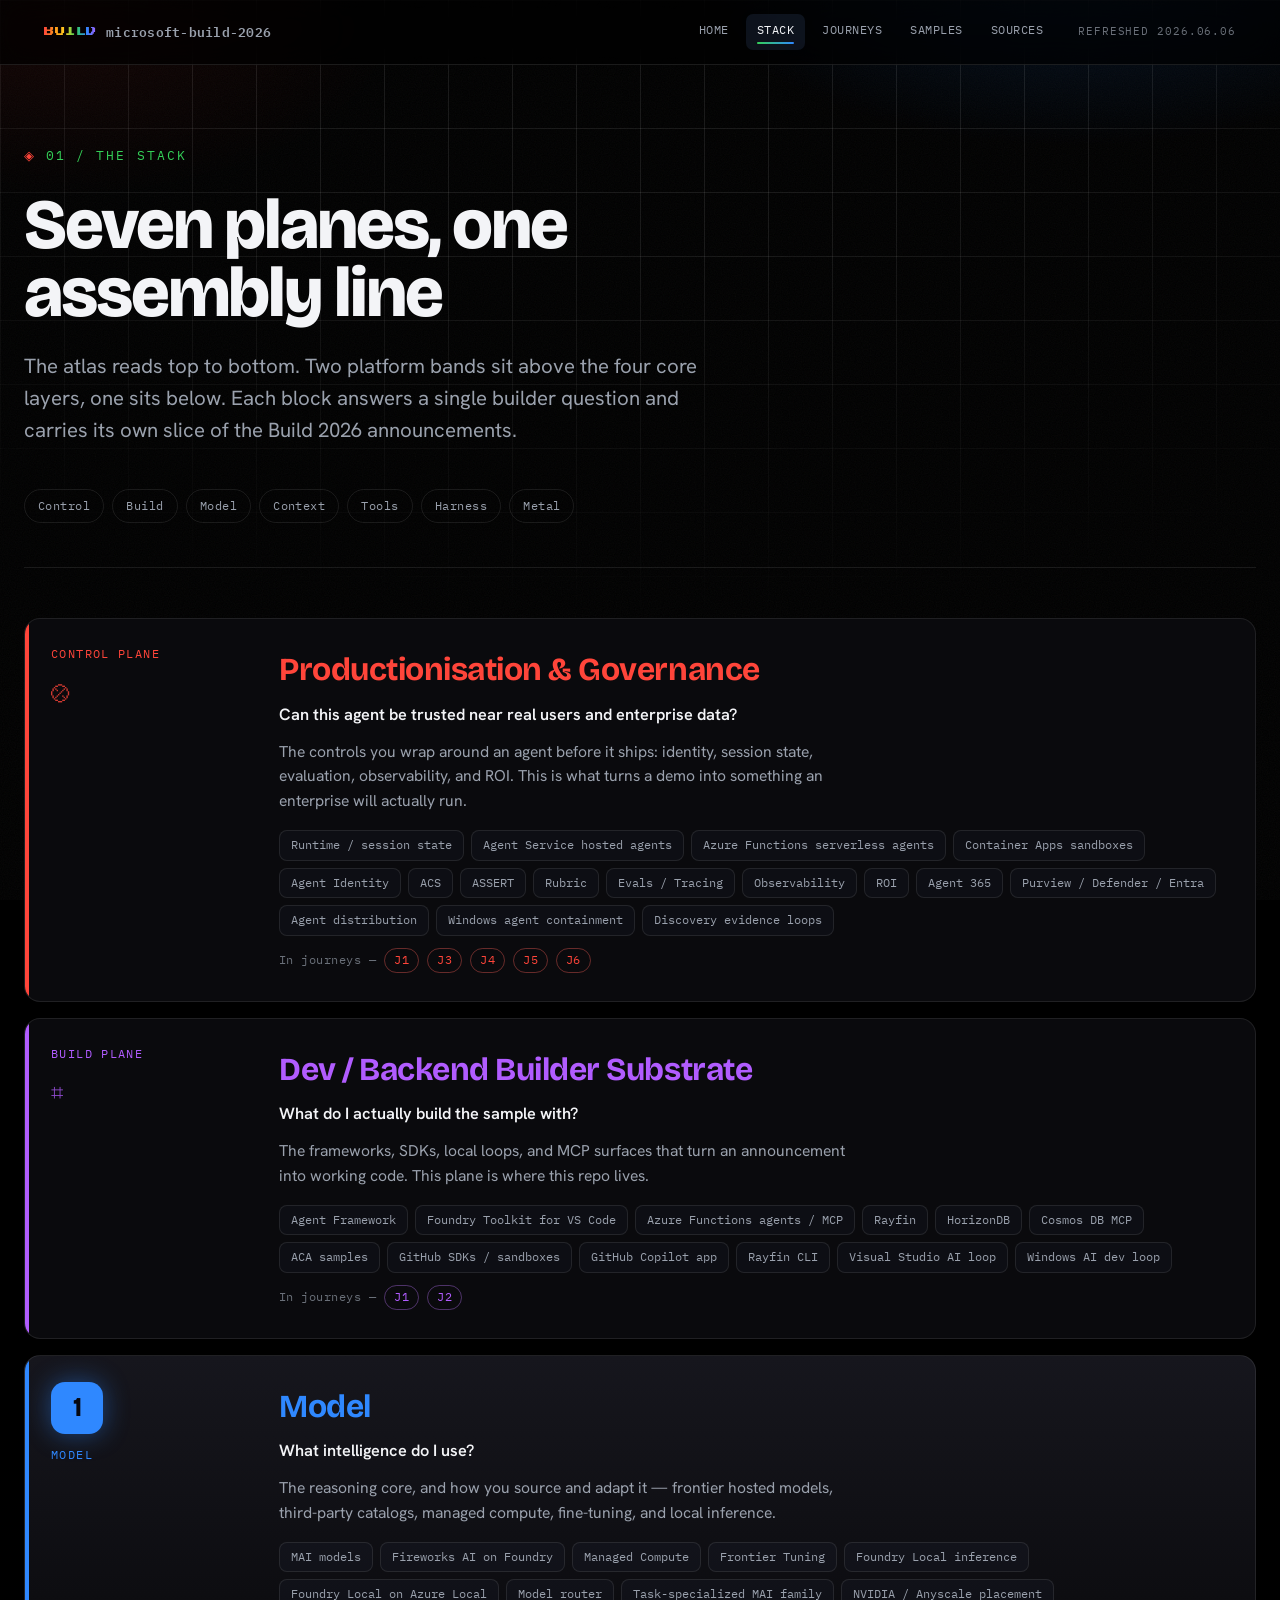
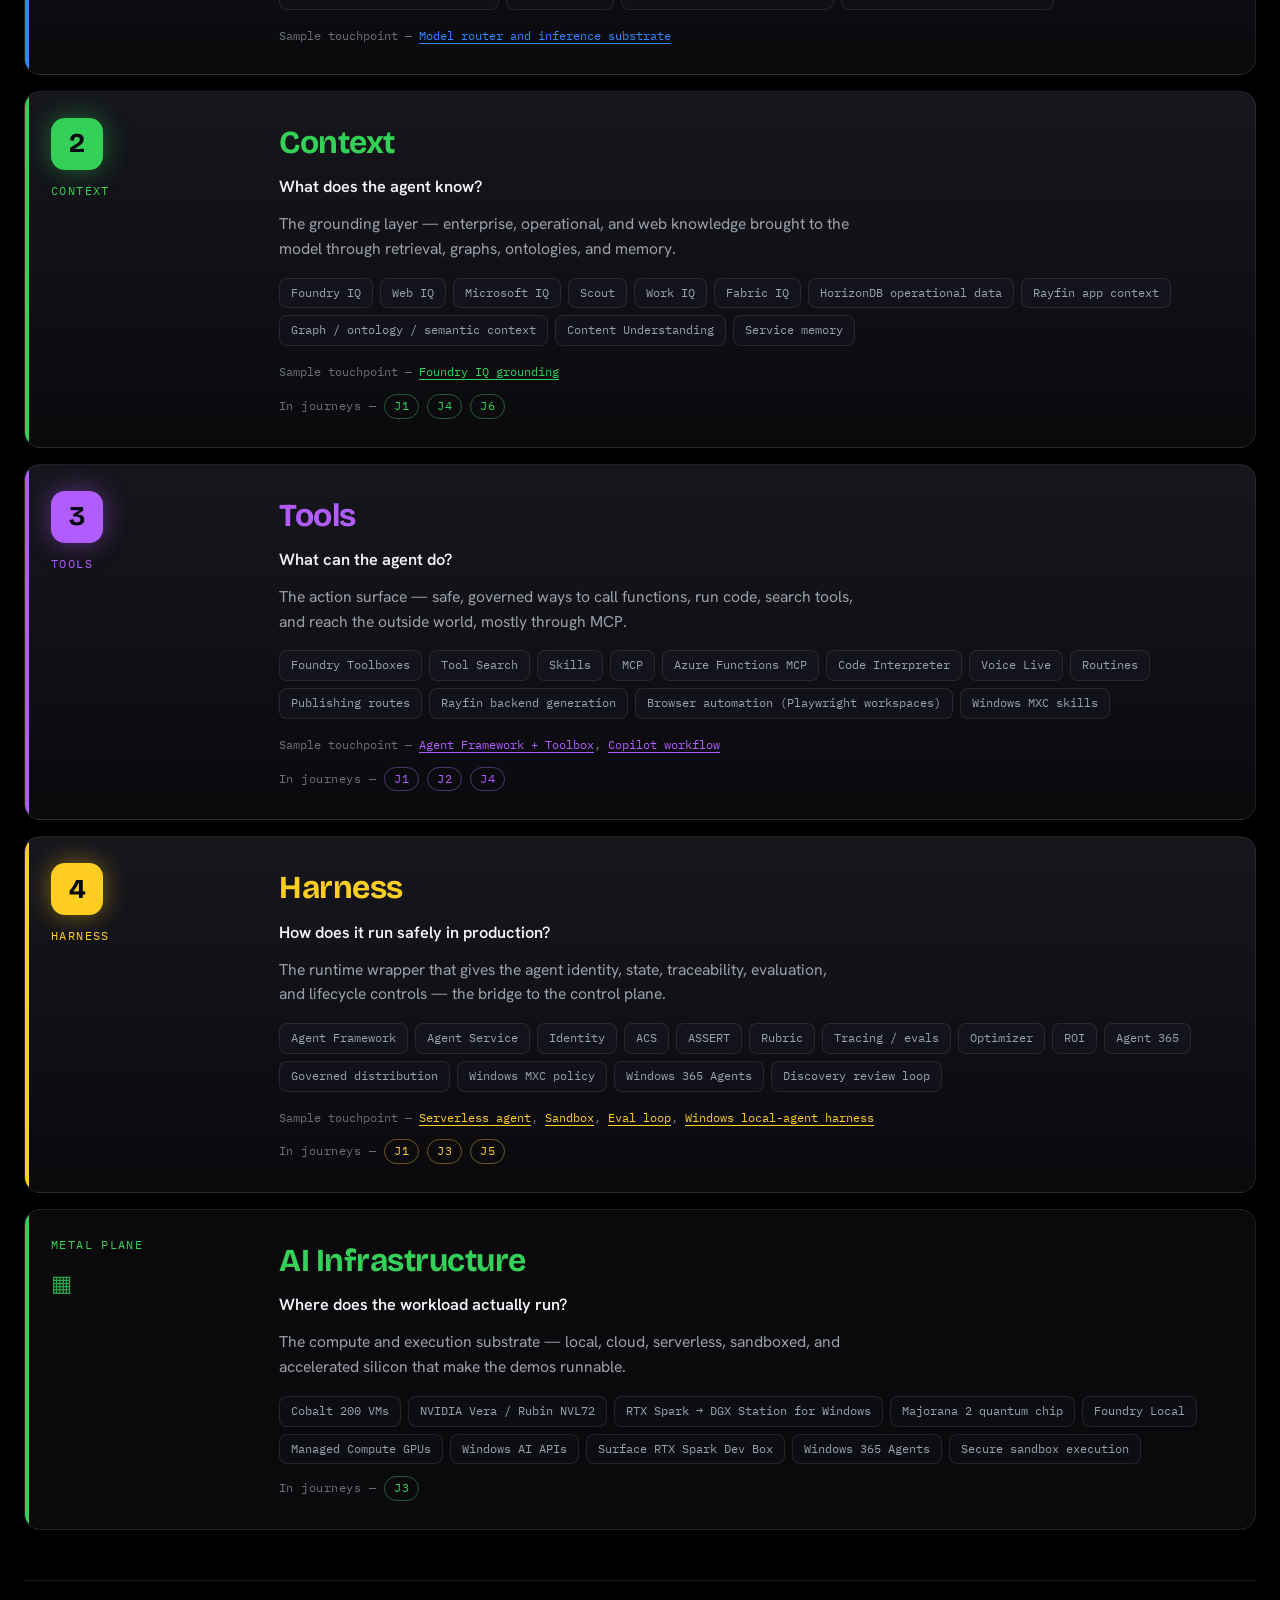
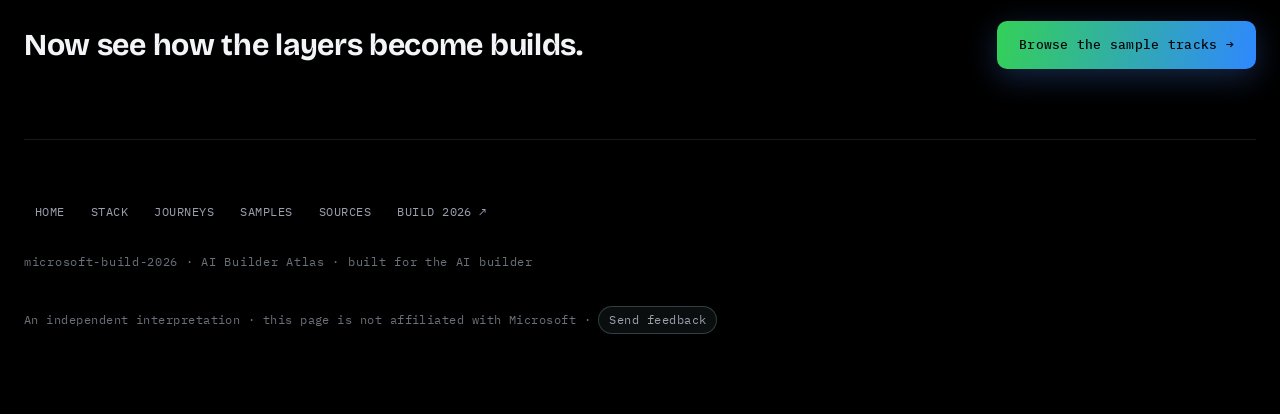
<file: stack.html>
<!doctype html>
<html lang="en">
  <head>
    <meta charset="utf-8" />
    <meta name="viewport" content="width=device-width, initial-scale=1" />
    <title>The Stack · Build 2026 AI Builder Atlas</title>
    <meta
      name="description"
      content="The Build 2026 AI builder stack, layer by layer: model, context, tools, harness, and the platform planes that run them."
    />
    <link rel="preconnect" href="https://fonts.googleapis.com" />
    <link rel="preconnect" href="https://fonts.gstatic.com" crossorigin />
    <link
      href="https://fonts.googleapis.com/css2?family=Bricolage+Grotesque:opsz,wght@12..96,500;12..96,700;12..96,800&family=Hanken+Grotesk:wght@400;500;600;700&family=IBM+Plex+Mono:wght@400;500;600&family=Press+Start+2P&display=swap"
      rel="stylesheet"
    />
    <link rel="icon" href="favicon.svg" type="image/svg+xml" />
    <link rel="stylesheet" href="styles.css" />
  </head>
  <body>
    <div class="grid-field" aria-hidden="true"></div>
    <div class="grain" aria-hidden="true"></div>

    <header class="masthead" aria-label="Site header">
      <a class="repo-tag" href="index.html">
        <span class="bm-mini" aria-hidden="true">BUILD</span>
        <span class="path">microsoft&#8203;-build-2026</span>
      </a>
      <nav class="mast-nav" aria-label="Primary">
        <a href="index.html">Home</a>
        <a href="stack.html" aria-current="page">Stack</a>
        <a href="journeys.html">Journeys</a>
        <a href="samples.html">Samples</a>
        <a href="sources.html">Sources</a>
      </nav>
      <span class="mast-stamp">REFRESHED&nbsp;2026.06.06</span>
    </header>

    <main>
      <!-- page header -->
      <section class="page-head" aria-labelledby="ph-title">
        <p class="kicker reveal" data-d="0">
          <span class="kicker-mark">◈</span> 01 / The Stack
        </p>
        <h1 id="ph-title" class="reveal" data-d="1">
          Seven planes, one assembly line
        </h1>
        <p class="lede reveal" data-d="2">
          The atlas reads top to bottom. Two platform bands sit above the four
          core layers, one sits below. Each block answers a single builder
          question and carries its own slice of the Build 2026 announcements.
        </p>
        <nav class="layer-jump reveal" data-d="3" aria-label="Jump to layer">
          <a href="#control">Control</a>
          <a href="#build">Build</a>
          <a href="#model">Model</a>
          <a href="#context">Context</a>
          <a href="#tools">Tools</a>
          <a href="#harness">Harness</a>
          <a href="#metal">Metal</a>
        </nav>
      </section>

      <!-- the layer stack -->
      <section class="layer-stack" aria-label="Layers">
        <!-- CONTROL -->
        <article class="layer-row plane-gov reveal-up" id="control">
          <div class="layer-tag">
            <span class="layer-plane">CONTROL PLANE</span>
            <span class="layer-idx">⛒</span>
          </div>
          <div class="layer-main">
            <h2>Productionisation &amp; Governance</h2>
            <p class="layer-ask">
              Can this agent be trusted near real users and enterprise data?
            </p>
            <p class="layer-note">
              The controls you wrap around an agent before it ships: identity,
              session state, evaluation, observability, and ROI. This is what
              turns a demo into something an enterprise will actually run.
            </p>
            <ul class="chiplist">
              <li>Runtime / session state</li>
              <li>Agent Service hosted agents</li>
              <li>Azure Functions serverless agents</li>
              <li>Container Apps sandboxes</li>
              <li>Agent Identity</li>
              <li>ACS</li>
              <li>ASSERT</li>
              <li>Rubric</li>
              <li>Evals / Tracing</li>
              <li>Observability</li>
              <li>ROI</li>
              <li>Agent 365</li>
              <li>Purview / Defender / Entra</li>
              <li>Agent distribution</li>
              <li>Windows agent containment</li>
              <li>Discovery evidence loops</li>
            </ul>
            <p class="layer-journeys">
              In journeys —
              <a href="journeys.html#journey-1">J1</a>
              <a href="journeys.html#journey-3">J3</a>
              <a href="journeys.html#journey-4">J4</a>
              <a href="journeys.html#journey-5">J5</a>
              <a href="journeys.html#journey-6">J6</a>
            </p>
          </div>
        </article>

        <!-- BUILD -->
        <article class="layer-row plane-dev reveal-up" id="build">
          <div class="layer-tag">
            <span class="layer-plane">BUILD PLANE</span>
            <span class="layer-idx">⌗</span>
          </div>
          <div class="layer-main">
            <h2>Dev / Backend Builder Substrate</h2>
            <p class="layer-ask">What do I actually build the sample with?</p>
            <p class="layer-note">
              The frameworks, SDKs, local loops, and MCP surfaces that turn an
              announcement into working code. This plane is where this repo
              lives.
            </p>
            <ul class="chiplist">
              <li>Agent Framework</li>
              <li>Foundry Toolkit for VS Code</li>
              <li>Azure Functions agents / MCP</li>
              <li>Rayfin</li>
              <li>HorizonDB</li>
              <li>Cosmos DB MCP</li>
              <li>ACA samples</li>
              <li>GitHub SDKs / sandboxes</li>
              <li>GitHub Copilot app</li>
              <li>Rayfin CLI</li>
              <li>Visual Studio AI loop</li>
              <li>Windows AI dev loop</li>
            </ul>
            <p class="layer-journeys">
              In journeys —
              <a href="journeys.html#journey-1">J1</a>
              <a href="journeys.html#journey-2">J2</a>
            </p>
          </div>
        </article>

        <!-- MODEL -->
        <article class="layer-row core-row row-model reveal-up" id="model">
          <div class="layer-tag">
            <span class="layer-idx big">1</span>
            <span class="layer-plane">MODEL</span>
          </div>
          <div class="layer-main">
            <h2>Model</h2>
            <p class="layer-ask">What intelligence do I use?</p>
            <p class="layer-note">
              The reasoning core, and how you source and adapt it — frontier
              hosted models, third-party catalogs, managed compute, fine-tuning,
              and local inference.
            </p>
            <ul class="chiplist">
              <li>MAI models</li>
              <li>Fireworks AI on Foundry</li>
              <li>Managed Compute</li>
              <li>Frontier Tuning</li>
              <li>Foundry Local inference</li>
              <li>Foundry Local on Azure Local</li>
              <li>Model router</li>
              <li>Task-specialized MAI family</li>
              <li>NVIDIA / Anyscale placement</li>
            </ul>
            <p class="layer-sample">
              Sample touchpoint —
              <a href="samples.html#track-06"
                >Model router and inference substrate</a
              >
            </p>
          </div>
        </article>

        <!-- CONTEXT -->
        <article class="layer-row core-row row-context reveal-up" id="context">
          <div class="layer-tag">
            <span class="layer-idx big">2</span>
            <span class="layer-plane">CONTEXT</span>
          </div>
          <div class="layer-main">
            <h2>Context</h2>
            <p class="layer-ask">What does the agent know?</p>
            <p class="layer-note">
              The grounding layer — enterprise, operational, and web knowledge
              brought to the model through retrieval, graphs, ontologies, and
              memory.
            </p>
            <ul class="chiplist">
              <li>Foundry IQ</li>
              <li>Web IQ</li>
              <li>Microsoft IQ</li>
              <li>Scout</li>
              <li>Work IQ</li>
              <li>Fabric IQ</li>
              <li>HorizonDB operational data</li>
              <li>Rayfin app context</li>
              <li>Graph / ontology / semantic context</li>
              <li>Content Understanding</li>
              <li>Service memory</li>
            </ul>
            <p class="layer-sample">
              Sample touchpoint —
              <a href="samples.html#track-02">Foundry IQ grounding</a>
            </p>
            <p class="layer-journeys">
              In journeys —
              <a href="journeys.html#journey-1">J1</a>
              <a href="journeys.html#journey-4">J4</a>
              <a href="journeys.html#journey-6">J6</a>
            </p>
          </div>
        </article>

        <!-- TOOLS -->
        <article class="layer-row core-row row-tools reveal-up" id="tools">
          <div class="layer-tag">
            <span class="layer-idx big">3</span>
            <span class="layer-plane">TOOLS</span>
          </div>
          <div class="layer-main">
            <h2>Tools</h2>
            <p class="layer-ask">What can the agent do?</p>
            <p class="layer-note">
              The action surface — safe, governed ways to call functions, run
              code, search tools, and reach the outside world, mostly through
              MCP.
            </p>
            <ul class="chiplist">
              <li>Foundry Toolboxes</li>
              <li>Tool Search</li>
              <li>Skills</li>
              <li>MCP</li>
              <li>Azure Functions MCP</li>
              <li>Code Interpreter</li>
              <li>Voice Live</li>
              <li>Routines</li>
              <li>Publishing routes</li>
              <li>Rayfin backend generation</li>
              <li>Browser automation (Playwright workspaces)</li>
              <li>Windows MXC skills</li>
            </ul>
            <p class="layer-sample">
              Sample touchpoint —
              <a href="samples.html#track-01">Agent Framework + Toolbox</a>,
              <a href="samples.html#track-10">Copilot workflow</a>
            </p>
            <p class="layer-journeys">
              In journeys —
              <a href="journeys.html#journey-1">J1</a>
              <a href="journeys.html#journey-2">J2</a>
              <a href="journeys.html#journey-4">J4</a>
            </p>
          </div>
        </article>

        <!-- HARNESS -->
        <article class="layer-row core-row row-harness reveal-up" id="harness">
          <div class="layer-tag">
            <span class="layer-idx big">4</span>
            <span class="layer-plane">HARNESS</span>
          </div>
          <div class="layer-main">
            <h2>Harness</h2>
            <p class="layer-ask">How does it run safely in production?</p>
            <p class="layer-note">
              The runtime wrapper that gives the agent identity, state,
              traceability, evaluation, and lifecycle controls — the bridge to
              the control plane.
            </p>
            <ul class="chiplist">
              <li>Agent Framework</li>
              <li>Agent Service</li>
              <li>Identity</li>
              <li>ACS</li>
              <li>ASSERT</li>
              <li>Rubric</li>
              <li>Tracing / evals</li>
              <li>Optimizer</li>
              <li>ROI</li>
              <li>Agent 365</li>
              <li>Governed distribution</li>
              <li>Windows MXC policy</li>
              <li>Windows 365 Agents</li>
              <li>Discovery review loop</li>
            </ul>
            <p class="layer-sample">
              Sample touchpoint —
              <a href="samples.html#track-03">Serverless agent</a>,
              <a href="samples.html#track-04">Sandbox</a>,
              <a href="samples.html#track-05">Eval loop</a>,
              <a href="samples.html#track-09">Windows local-agent harness</a>
            </p>
            <p class="layer-journeys">
              In journeys —
              <a href="journeys.html#journey-1">J1</a>
              <a href="journeys.html#journey-3">J3</a>
              <a href="journeys.html#journey-5">J5</a>
            </p>
          </div>
        </article>

        <!-- METAL -->
        <article class="layer-row plane-infra reveal-up" id="metal">
          <div class="layer-tag">
            <span class="layer-plane">METAL PLANE</span>
            <span class="layer-idx">▦</span>
          </div>
          <div class="layer-main">
            <h2>AI Infrastructure</h2>
            <p class="layer-ask">Where does the workload actually run?</p>
            <p class="layer-note">
              The compute and execution substrate — local, cloud, serverless,
              sandboxed, and accelerated silicon that make the demos runnable.
            </p>
            <ul class="chiplist">
              <li>Cobalt 200 VMs</li>
              <li>NVIDIA Vera / Rubin NVL72</li>
              <li>RTX Spark → DGX Station for Windows</li>
              <li>Majorana 2 quantum chip</li>
              <li>Foundry Local</li>
              <li>Managed Compute GPUs</li>
              <li>Windows AI APIs</li>
              <li>Surface RTX Spark Dev Box</li>
              <li>Windows 365 Agents</li>
              <li>Secure sandbox execution</li>
            </ul>
            <p class="layer-journeys">
              In journeys —
              <a href="journeys.html#journey-3">J3</a>
            </p>
          </div>
        </article>
      </section>

      <section class="cta-strip" aria-label="Next">
        <p>Now see how the layers become builds.</p>
        <a class="btn btn-primary" href="samples.html"
          >Browse the sample tracks &rarr;</a
        >
      </section>
    </main>

    <footer class="foot">
      <nav class="foot-links" aria-label="Footer">
        <a href="index.html">Home</a>
        <a href="stack.html">Stack</a>
        <a href="journeys.html">Journeys</a>
        <a href="samples.html">Samples</a>
        <a href="sources.html">Sources</a>
        <a
          href="https://news.microsoft.com/build-2026/"
          target="_blank"
          rel="noopener"
          >Build 2026 ↗</a
        >
      </nav>
      <p class="foot-sig">
        microsoft-build-2026 &middot; AI Builder Atlas &middot; built for the AI
        builder
      </p>
      <p class="foot-by">
        An independent interpretation &middot; this page is not affiliated with
        Microsoft &middot;
        <a
          class="foot-feedback"
          href="mailto:ozgur.guler1@gmail.com?subject=Build%20Signal%202026%20feedback"
          aria-label="Send feedback to ozgur.guler1@gmail.com"
          >Send feedback</a
        >
      </p>
    </footer>

    <script src="atlas.js" defer></script>
  </body>
</html>
</file>
<file: styles.css>
/* ============================================================
   Build 2026 AI Builder Atlas — "Engineering Atlas / Control Room"
   Display: Bricolage Grotesque · Body: Hanken Grotesk · Data: IBM Plex Mono
   ============================================================ */

:root {
  color-scheme: dark;

  /* surfaces — Build pure-black canvas */
  --void: #000000;
  --ink-0: #0a0a0d;
  --ink-1: #101015;
  --ink-2: #16161d;
  --line: rgba(255, 255, 255, 0.09);
  --line-bright: rgba(255, 255, 255, 0.22);

  /* type */
  --chalk: #f3f4f7;
  --fog: #9aa1ad;
  --fog-dim: #6a7079;

  /* Build pixel rainbow */
  --build-red: #ff453a;
  --build-orange: #ff9f1a;
  --build-yellow: #ffce20;
  --build-green: #34d058;
  --build-blue: #2f88ff;
  --build-purple: #b15cff;
  --build-cyan: #1fd4c4;

  /* signal aliases mapped to the rainbow (primary UI accent = Build blue) */
  --azure: var(--build-blue); /* model + primary accent */
  --cyan: var(--build-green); /* context + secondary accent */
  --violet: var(--build-purple); /* tools */
  --amber: var(--build-yellow); /* harness */
  --magenta: var(--build-red); /* governance / live */
  --orange: var(--build-orange); /* dev substrate */
  --teal: var(--build-cyan); /* infrastructure */

  --display: "Bricolage Grotesque", ui-sans-serif, system-ui, sans-serif;
  --body: "Hanken Grotesk", ui-sans-serif, system-ui, sans-serif;
  --mono: "IBM Plex Mono", ui-monospace, "SFMono-Regular", monospace;
  --pixel: "Press Start 2P", ui-monospace, monospace;

  --shell: min(1240px, calc(100% - 48px));
}

* {
  box-sizing: border-box;
}

html {
  scroll-behavior: smooth;
}

body {
  margin: 0;
  background: var(--void);
  color: var(--chalk);
  font-family: var(--body);
  font-size: 17px;
  line-height: 1.58;
  -webkit-font-smoothing: antialiased;
  text-rendering: optimizeLegibility;
  overflow-x: hidden;
}

/* atmospheric blueprint grid + corner glows ----------------------------- */
.grid-field {
  position: fixed;
  inset: 0;
  z-index: -2;
  pointer-events: none;
  background-image:
    linear-gradient(var(--line) 1px, transparent 1px),
    linear-gradient(90deg, var(--line) 1px, transparent 1px);
  background-size: 64px 64px;
  -webkit-mask-image: radial-gradient(
    120% 90% at 50% 0%,
    #000 30%,
    transparent 78%
  );
  mask-image: radial-gradient(120% 90% at 50% 0%, #000 30%, transparent 78%);
}

body::before {
  content: "";
  position: fixed;
  inset: 0;
  z-index: -3;
  pointer-events: none;
  background:
    radial-gradient(
      54% 38% at 84% -6%,
      rgba(47, 136, 255, 0.16),
      transparent 60%
    ),
    radial-gradient(46% 34% at 4% 2%, rgba(255, 69, 58, 0.08), transparent 62%),
    radial-gradient(
      60% 46% at 50% 110%,
      rgba(177, 92, 255, 0.08),
      transparent 60%
    );
}

.grain {
  position: fixed;
  inset: 0;
  z-index: -1;
  pointer-events: none;
  opacity: 0.045;
  background-image: url("data:image/svg+xml,%3Csvg xmlns='http://www.w3.org/2000/svg' width='160' height='160'%3E%3Cfilter id='n'%3E%3CfeTurbulence type='fractalNoise' baseFrequency='0.85' numOctaves='2' stitchTiles='stitch'/%3E%3C/filter%3E%3Crect width='100%25' height='100%25' filter='url(%23n)'/%3E%3C/svg%3E");
}

/* ───────────────────────── global craft ───────────────────────── */
::selection {
  background: color-mix(in srgb, var(--build-blue) 36%, transparent);
  color: #fff;
}
:focus-visible {
  outline: 2px solid color-mix(in srgb, var(--build-blue) 72%, #fff 8%);
  outline-offset: 3px;
  border-radius: 5px;
}
html {
  scrollbar-color: #23252e transparent;
}
::-webkit-scrollbar {
  width: 11px;
  height: 11px;
}
::-webkit-scrollbar-track {
  background: var(--void);
}
::-webkit-scrollbar-thumb {
  background: #23252e;
  border: 3px solid var(--void);
  border-radius: 999px;
}
::-webkit-scrollbar-thumb:hover {
  background: #313441;
}

/* smooth cross-page morphs — progressive enhancement, ignored where unsupported */
@view-transition {
  navigation: auto;
}

/* ───────────────────────── masthead ───────────────────────── */
.masthead {
  position: sticky;
  top: 0;
  z-index: 50;
  width: 100%;
  display: flex;
  align-items: center;
  gap: 24px;
  padding: 14px max(24px, calc((100% - 1240px) / 2 + 24px));
  background: color-mix(in srgb, var(--void) 72%, transparent);
  backdrop-filter: blur(14px) saturate(1.3);
  border-bottom: 1px solid var(--line);
  view-transition-name: masthead;
}

.repo-tag {
  display: inline-flex;
  align-items: center;
  gap: 9px;
  font-family: var(--mono);
  font-size: 0.82rem;
  font-weight: 600;
  letter-spacing: 0.02em;
  color: var(--chalk);
  text-decoration: none;
}
.repo-tag .dot {
  width: 9px;
  height: 9px;
  border-radius: 50%;
  background: var(--magenta);
  box-shadow:
    0 0 0 4px rgba(255, 61, 139, 0.16),
    0 0 14px var(--magenta);
  animation: pulse 2.6s ease-in-out infinite;
}
@keyframes pulse {
  50% {
    opacity: 0.45;
  }
}

/* pixel mini-mark in the header — site-wide brand cue */
.bm-mini {
  font-family: var(--pixel);
  font-size: 0.62rem;
  letter-spacing: 0.06em;
  line-height: 1;
  background: linear-gradient(
    92deg,
    var(--build-red),
    var(--build-orange) 22%,
    var(--build-yellow) 40%,
    var(--build-green) 60%,
    var(--build-blue) 80%,
    var(--build-purple)
  );
  -webkit-background-clip: text;
  background-clip: text;
  color: transparent;
  -webkit-text-fill-color: transparent;
}
.repo-tag .path {
  color: var(--fog);
}

.mast-nav {
  margin-left: auto;
  display: flex;
  gap: 6px;
}
.mast-nav a {
  font-family: var(--mono);
  font-size: 0.76rem;
  letter-spacing: 0.04em;
  text-transform: uppercase;
  color: var(--fog);
  text-decoration: none;
  padding: 6px 11px;
  border-radius: 7px;
  transition:
    color 0.2s,
    background 0.2s;
}
.mast-nav a:hover {
  color: var(--chalk);
  background: rgba(120, 170, 255, 0.08);
}

.mast-stamp {
  font-family: var(--mono);
  font-size: 0.7rem;
  letter-spacing: 0.08em;
  color: var(--fog-dim);
  white-space: nowrap;
}

/* shared layout ------------------------------------------------------- */
main {
  width: var(--shell);
  margin: 0 auto;
}

section {
  padding: 78px 0;
  border-bottom: 1px solid var(--line);
}

.section-head {
  max-width: 760px;
  margin-bottom: 40px;
}
.section-no {
  display: inline-block;
  font-family: var(--mono);
  font-size: 0.74rem;
  letter-spacing: 0.16em;
  color: var(--magenta);
  margin-bottom: 14px;
}
.section-head h2 {
  font-family: var(--display);
  font-weight: 700;
  font-size: clamp(1.7rem, 3.4vw, 2.7rem);
  line-height: 1.04;
  letter-spacing: -0.02em;
  margin: 0 0 14px;
}
.section-head > p {
  color: var(--fog);
  font-size: 1.05rem;
  margin: 0;
}

/* ───────────────────────── hero ───────────────────────── */
.hero {
  position: relative;
  isolation: isolate;
  overflow: hidden;
  padding: clamp(64px, 12vh, 132px) 0 86px;
  border-bottom: 1px solid var(--line);
}
/* signature atmosphere — a slow aurora that breathes behind the wordmark */
.hero::before {
  content: "";
  position: absolute;
  z-index: -1;
  left: -12%;
  top: -24%;
  width: 78%;
  height: 132%;
  background:
    radial-gradient(
      40% 42% at 32% 30%,
      rgba(47, 136, 255, 0.24),
      transparent 70%
    ),
    radial-gradient(
      36% 38% at 58% 42%,
      rgba(177, 92, 255, 0.17),
      transparent 70%
    ),
    radial-gradient(
      32% 36% at 44% 64%,
      rgba(31, 212, 196, 0.14),
      transparent 72%
    ),
    radial-gradient(28% 30% at 70% 58%, rgba(255, 69, 58, 0.1), transparent 72%);
  filter: blur(38px) saturate(1.2);
  pointer-events: none;
  /* pointer parallax (set on .hero by atlas.js) composes with the drift transform */
  translate: var(--px, 0) var(--py, 0);
  transition: translate 0.4s cubic-bezier(0.22, 1, 0.36, 1);
  animation: aurora-drift 19s ease-in-out infinite alternate;
}
@keyframes aurora-drift {
  0% {
    transform: translate3d(0, 0, 0) scale(1);
  }
  50% {
    transform: translate3d(4%, 3%, 0) scale(1.08);
  }
  100% {
    transform: translate3d(-3%, 5%, 0) scale(1.05);
  }
}

.kicker {
  font-family: var(--mono);
  font-size: 0.8rem;
  letter-spacing: 0.16em;
  text-transform: uppercase;
  color: var(--cyan);
  margin: 0 0 26px;
}
.kicker-mark {
  color: var(--magenta);
}

/* pixel BUILD wordmark — the brand centerpiece */
.buildmark {
  display: flex;
  align-items: flex-end;
  gap: clamp(14px, 2.4vw, 30px);
  margin: 4px 0 30px;
  line-height: 1;
  /* subtle counter-parallax to the aurora for depth */
  translate: calc(var(--px, 0px) * -0.32) calc(var(--py, 0px) * -0.32);
  transition: translate 0.4s cubic-bezier(0.22, 1, 0.36, 1);
}
.bm-word {
  font-family: var(--pixel);
  font-size: clamp(2.6rem, 11vw, 8.2rem);
  letter-spacing: 0.04em;
  /* the Build rainbow, swept across the pixel letters */
  background: linear-gradient(
    92deg,
    var(--build-red) 0%,
    var(--build-orange) 18%,
    var(--build-yellow) 36%,
    var(--build-green) 56%,
    var(--build-blue) 76%,
    var(--build-purple) 100%
  );
  background-size: 220% 100%;
  -webkit-background-clip: text;
  background-clip: text;
  color: transparent;
  -webkit-text-fill-color: transparent;
  filter: drop-shadow(0 6px 34px rgba(47, 136, 255, 0.34));
  animation: bm-flow 16s ease-in-out infinite alternate;
}
@keyframes bm-flow {
  0% {
    background-position: 0% 50%;
  }
  100% {
    background-position: 100% 50%;
  }
}
/* cinematic entrance for the wordmark — rise + unblur (reuses .reveal timing) */
.buildmark.reveal {
  animation-name: rise-hero;
}
@keyframes rise-hero {
  from {
    opacity: 0;
    transform: translateY(26px) scale(0.985);
    filter: blur(9px);
  }
  to {
    opacity: 1;
    transform: none;
    filter: blur(0);
  }
}
.bm-year {
  font-family: var(--pixel);
  font-size: clamp(0.9rem, 3vw, 2rem);
  color: var(--build-blue);
  padding-bottom: clamp(6px, 1.4vw, 16px);
  letter-spacing: 0.02em;
}

.hero h1 {
  font-family: var(--display);
  font-weight: 800;
  font-size: clamp(2rem, 5.2vw, 4rem);
  line-height: 0.98;
  letter-spacing: -0.03em;
  margin: 0 0 26px;
}

/* personal narrative — the framing of the whole page */
.manifesto {
  margin: 0 0 30px;
  padding: 0 0 0 22px;
  border-left: 3px solid var(--build-blue);
  max-width: 760px;
  font-family: var(--display);
  font-weight: 500;
  font-size: clamp(1.15rem, 2vw, 1.6rem);
  line-height: 1.42;
  letter-spacing: -0.01em;
  color: var(--chalk);
  text-wrap: balance;
}

.lede {
  max-width: 720px;
  font-size: clamp(1.05rem, 1.7vw, 1.28rem);
  color: var(--fog);
  margin: 0 0 42px;
}
.lede strong {
  color: var(--chalk);
  font-weight: 600;
}

.hero-cta {
  display: flex;
  flex-wrap: wrap;
  gap: 14px;
}
.btn {
  font-family: var(--mono);
  font-size: 0.84rem;
  font-weight: 500;
  letter-spacing: 0.02em;
  text-decoration: none;
  padding: 13px 22px;
  border-radius: 10px;
  transition:
    transform 0.18s,
    box-shadow 0.25s,
    background 0.25s;
}
.btn-primary {
  color: #060810;
  background: linear-gradient(100deg, var(--cyan), var(--azure));
  box-shadow: 0 8px 30px rgba(77, 140, 255, 0.28);
}
.btn-primary:hover {
  transform: translateY(-2px);
  box-shadow: 0 14px 38px rgba(77, 140, 255, 0.42);
}
.btn-ghost {
  color: var(--chalk);
  border: 1px solid var(--line-bright);
  background: rgba(120, 170, 255, 0.04);
}
.btn-ghost:hover {
  transform: translateY(-2px);
  border-color: var(--cyan);
  color: var(--cyan);
}

/* ───────────────────── schematic ───────────────────── */
.schematic {
  display: grid;
  gap: 14px;
  position: relative;
}

.band {
  position: relative;
  border-radius: 14px;
  padding: 20px 24px;
  border: 1px solid var(--line);
  background: linear-gradient(180deg, var(--ink-1), var(--ink-0));
  overflow: hidden;
}
.band header {
  display: flex;
  align-items: baseline;
  gap: 14px;
  flex-wrap: wrap;
  margin-bottom: 8px;
}
.band-edge {
  font-family: var(--mono);
  font-size: 0.68rem;
  letter-spacing: 0.14em;
  padding: 3px 9px;
  border-radius: 6px;
  border: 1px solid currentColor;
}
.band h3 {
  font-family: var(--display);
  font-weight: 700;
  font-size: 1.18rem;
  letter-spacing: -0.01em;
  margin: 0;
}
.band p {
  margin: 0;
  font-family: var(--mono);
  font-size: 0.78rem;
  line-height: 1.7;
  color: var(--fog);
}
.band::before {
  content: "";
  position: absolute;
  inset: 0;
  pointer-events: none;
  opacity: 0.5;
}

.band-gov {
  border-color: color-mix(in srgb, var(--build-red) 36%, transparent);
}
.band-gov .band-edge {
  color: var(--build-red);
}
.band-gov::before {
  background: radial-gradient(
    80% 140% at 0% 0%,
    color-mix(in srgb, var(--build-red) 14%, transparent),
    transparent 55%
  );
}

.band-dev {
  border-color: color-mix(in srgb, var(--build-orange) 34%, transparent);
}
.band-dev .band-edge {
  color: var(--build-orange);
}
.band-dev::before {
  background: radial-gradient(
    80% 140% at 100% 0%,
    color-mix(in srgb, var(--build-orange) 14%, transparent),
    transparent 55%
  );
}

.band-infra {
  border-color: color-mix(in srgb, var(--build-cyan) 34%, transparent);
}
.band-infra .band-edge {
  color: var(--build-cyan);
}
.band-infra::before {
  background: radial-gradient(
    80% 140% at 50% 100%,
    color-mix(in srgb, var(--build-cyan) 14%, transparent),
    transparent 55%
  );
}

/* core four */
.core {
  display: grid;
  grid-template-columns: repeat(4, 1fr);
  gap: 14px;
}
.cell {
  position: relative;
  border-radius: 14px;
  padding: 22px 20px 24px;
  background: linear-gradient(180deg, var(--ink-2), var(--ink-0));
  border: 1px solid var(--line);
  display: grid;
  align-content: start;
  gap: 10px;
  overflow: hidden;
  transition:
    transform 0.25s,
    border-color 0.25s,
    box-shadow 0.3s;
}
.cell::after {
  content: "";
  position: absolute;
  top: 0;
  left: 0;
  right: 0;
  height: 3px;
  background: var(--c);
  opacity: 0.9;
}
.cell:hover {
  border-color: color-mix(in srgb, var(--c) 45%, var(--line));
  box-shadow: 0 16px 40px color-mix(in srgb, var(--c) 14%, transparent);
}
.cell-head {
  display: flex;
  align-items: center;
  gap: 12px;
  margin-bottom: 4px;
}
.cell-no {
  flex: none;
  width: 38px;
  height: 38px;
  display: grid;
  place-items: center;
  border-radius: 10px;
  font-family: var(--display);
  font-weight: 700;
  font-size: 1.2rem;
  color: #050505;
  background: var(--c);
  box-shadow: 0 0 22px color-mix(in srgb, var(--c) 45%, transparent);
}
.cell h3 {
  font-family: var(--display);
  font-weight: 700;
  font-size: 1.28rem;
  letter-spacing: -0.01em;
  margin: 0;
  color: var(--c);
}
.ask {
  margin: 2px 0 0;
  font-weight: 500;
  font-size: 0.82rem;
  color: var(--fog);
}

/* linked capability rows — one scannable, clickable item per line */
.cap-list {
  list-style: none;
  margin: 6px 0 0;
  padding: 0;
  display: grid;
  gap: 5px;
}
.cap-list a {
  display: flex;
  align-items: center;
  justify-content: space-between;
  gap: 10px;
  padding: 9px 11px;
  border-radius: 9px;
  font-size: 0.86rem;
  line-height: 1.25;
  color: var(--chalk);
  text-decoration: none;
  background: rgba(255, 255, 255, 0.025);
  border: 1px solid var(--line);
  border-left: 2px solid color-mix(in srgb, var(--c) 60%, transparent);
  transition:
    background 0.16s,
    border-color 0.16s,
    transform 0.16s;
}
.cap-list a:hover {
  background: color-mix(in srgb, var(--c) 12%, transparent);
  border-color: color-mix(in srgb, var(--c) 40%, var(--line));
  border-left-color: var(--c);
  transform: translateX(3px);
}
.cap-arrow {
  flex: none;
  font-size: 0.82rem;
  color: var(--fog-dim);
  transition: color 0.16s;
}
.cap-list a:hover .cap-arrow {
  color: var(--c);
}
.cell-model {
  --c: var(--azure);
}
.cell-context {
  --c: var(--cyan);
}
.cell-tools {
  --c: var(--violet);
}
.cell-harness {
  --c: var(--amber);
}

/* band cap-lists lay their linked rows out in responsive columns */
.band-caps {
  display: grid;
  grid-template-columns: repeat(auto-fill, minmax(210px, 1fr));
  gap: 6px;
  margin-top: 6px;
}
.band-gov {
  --c: var(--build-red);
}
.band-dev {
  --c: var(--build-orange);
}
.band-infra {
  --c: var(--build-cyan);
}

/* sub-groups — cluster related capabilities into labelled sub-verticals */
.subgroups {
  display: grid;
  grid-template-columns: repeat(auto-fit, minmax(256px, 1fr));
  gap: 12px;
  margin-top: 8px;
  align-items: start;
}
.subgroup {
  border: 1px solid var(--line);
  border-radius: 12px;
  padding: 14px 14px 12px;
  background: rgba(255, 255, 255, 0.018);
}
.sg-head {
  display: flex;
  flex-wrap: nowrap;
  align-items: start;
  justify-content: space-between;
  gap: 10px;
  padding-bottom: 10px;
  margin-bottom: 8px;
  border-bottom: 1px solid var(--line);
}
.sg-title {
  flex: 1;
  min-width: 0;
  font-family: var(--mono);
  font-size: 0.72rem;
  font-weight: 600;
  letter-spacing: 0.06em;
  line-height: 1.25;
  text-transform: uppercase;
  color: var(--c, var(--chalk));
}
.sg-count {
  flex: none;
}
.sg-count {
  font-family: var(--mono);
  font-size: 0.66rem;
  line-height: 1;
  color: var(--fog);
  padding: 4px 8px;
  border-radius: 999px;
  border: 1px solid var(--line);
  background: color-mix(in srgb, var(--c) 10%, transparent);
}
.sg-list {
  margin: 0;
}

.read-key {
  margin-top: 34px;
  padding: 24px 26px;
  border-radius: 14px;
  border: 1px solid var(--line);
  border-left: 3px solid var(--cyan);
  background: var(--ink-0);
}
.read-key p {
  margin: 0;
  color: var(--fog);
  font-size: 1rem;
}
.read-key strong {
  color: var(--chalk);
}
.read-key em {
  font-style: normal;
  color: var(--cyan);
  font-weight: 600;
}

/* ───────────────────── repo grid ───────────────────── */
.repo-grid {
  display: grid;
  grid-template-columns: repeat(3, 1fr);
  gap: 16px;
}
.rcard {
  display: grid;
  align-content: start;
  gap: 9px;
  padding: 24px 22px;
  border-radius: 14px;
  border: 1px solid var(--line);
  background: var(--ink-0);
  text-decoration: none;
  color: var(--chalk);
  position: relative;
  transition:
    transform 0.22s,
    border-color 0.22s,
    background 0.22s;
}
.rcard:hover {
  transform: translateY(-3px);
  border-color: var(--line-bright);
  background: var(--ink-1);
}
.rcard-no {
  font-family: var(--mono);
  font-size: 0.72rem;
  letter-spacing: 0.06em;
  color: var(--azure);
}
.rcard h3 {
  font-family: var(--display);
  font-weight: 700;
  font-size: 1.22rem;
  letter-spacing: -0.01em;
  margin: 0;
}
.rcard p {
  margin: 0;
  font-size: 0.92rem;
  color: var(--fog);
}
.rcard-go {
  margin-top: 6px;
  font-family: var(--mono);
  font-size: 0.76rem;
  color: var(--fog-dim);
  transition: color 0.22s;
}
.rcard:hover .rcard-go {
  color: var(--cyan);
}

/* ───────────────────── track list ───────────────────── */
.track-list {
  list-style: none;
  margin: 0;
  padding: 0;
  border: 1px solid var(--line);
  border-radius: 16px;
  overflow: hidden;
  background: var(--ink-0);
}
.track {
  display: grid;
  grid-template-columns: auto 1fr auto;
  align-items: center;
  gap: 24px;
  padding: 24px 28px;
  border-bottom: 1px solid var(--line);
  transition: background 0.22s;
}
.track:last-child {
  border-bottom: 0;
}
.track:hover {
  background: var(--ink-1);
}
.track-no {
  font-family: var(--mono);
  font-size: 1.05rem;
  color: var(--fog-dim);
}
.track-body h3 {
  font-family: var(--display);
  font-weight: 700;
  font-size: 1.28rem;
  letter-spacing: -0.01em;
  margin: 0 0 5px;
}
.track-q {
  margin: 0;
  color: var(--fog);
  font-size: 0.96rem;
}
.track-a {
  margin: 6px 0 0;
  font-size: 0.92rem;
  color: var(--chalk);
}
.track-a::before {
  content: "→ ";
  color: var(--cyan);
  font-family: var(--mono);
}
.track-layer {
  font-family: var(--mono);
  font-size: 0.68rem;
  letter-spacing: 0.1em;
  padding: 5px 11px;
  border-radius: 999px;
  border: 1px solid currentColor;
  white-space: nowrap;
}
.track-layer[data-layer="tools"] {
  color: var(--violet);
}
.track-layer[data-layer="context"] {
  color: var(--cyan);
}
.track-layer[data-layer="harness"] {
  color: var(--amber);
}
.track-layer[data-layer="gov"] {
  color: var(--magenta);
}

/* ───────────────────── sources ───────────────────── */
.source-list {
  list-style: none;
  margin: 0;
  padding: 0;
  display: grid;
  grid-template-columns: repeat(2, 1fr);
  gap: 1px;
  background: var(--line);
  border: 1px solid var(--line);
  border-radius: 14px;
  overflow: hidden;
}
.source-list a {
  display: flex;
  align-items: baseline;
  justify-content: space-between;
  gap: 16px;
  padding: 17px 22px;
  background: var(--ink-0);
  text-decoration: none;
  font-family: var(--mono);
  font-size: 0.78rem;
  color: var(--fog-dim);
  transition:
    background 0.2s,
    color 0.2s;
}
.source-list a span {
  font-family: var(--body);
  font-size: 0.96rem;
  font-weight: 500;
  color: var(--chalk);
}
.source-list a:hover {
  background: var(--ink-1);
  color: var(--cyan);
}
.source-list a:hover span {
  color: var(--cyan);
}

/* ───────────────────── footer ───────────────────── */
.foot {
  width: var(--shell);
  margin: 0 auto;
  padding: 56px 0 80px;
  display: grid;
  gap: 26px;
}
.foot-note {
  display: grid;
  gap: 10px;
  max-width: 760px;
  padding: 22px 24px;
  border-radius: 14px;
  border: 1px solid rgba(255, 61, 139, 0.28);
  background: linear-gradient(180deg, rgba(255, 61, 139, 0.05), transparent);
}
.lock {
  font-family: var(--mono);
  font-size: 0.74rem;
  letter-spacing: 0.12em;
  color: var(--magenta);
}
.foot-note p {
  margin: 0;
  color: var(--fog);
  font-size: 0.95rem;
}
.foot-note code {
  font-family: var(--mono);
  font-size: 0.86em;
  color: var(--chalk);
  background: rgba(120, 170, 255, 0.1);
  padding: 1px 6px;
  border-radius: 5px;
}
.foot-sig {
  margin: 0;
  font-family: var(--mono);
  font-size: 0.74rem;
  letter-spacing: 0.06em;
  color: var(--fog-dim);
}
.foot-by {
  margin: 8px 0 0;
  font-family: var(--mono);
  font-size: 0.72rem;
  letter-spacing: 0.04em;
  color: var(--fog-dim);
}
.foot-feedback {
  display: inline-flex;
  align-items: center;
  min-height: 28px;
  padding: 4px 10px;
  border: 1px solid rgba(174, 238, 255, 0.22);
  border-radius: 999px;
  background: rgba(174, 238, 255, 0.06);
  color: var(--fog);
  text-decoration: none;
  transition:
    border-color 0.2s,
    color 0.2s,
    background 0.2s;
}
.foot-feedback:hover {
  border-color: rgba(174, 238, 255, 0.42);
  background: rgba(174, 238, 255, 0.1);
  color: var(--chalk);
}

/* ───────────────────── enhancements ───────────────────── */
/* scroll-progress bar — a thin rainbow seam at the very top */
.scroll-progress {
  position: fixed;
  inset: 0 0 auto 0;
  height: 2px;
  transform: scaleX(0);
  transform-origin: 0 50%;
  background: linear-gradient(
    90deg,
    var(--build-red),
    var(--build-orange),
    var(--build-yellow),
    var(--build-green),
    var(--build-blue),
    var(--build-purple)
  );
  z-index: 60;
  pointer-events: none;
  will-change: transform;
}

/* deep-link landing pulse — confirms "you are here" on an anchored card */
.target-pulse {
  animation: target-pulse 1.7s cubic-bezier(0.22, 1, 0.36, 1);
}
@keyframes target-pulse {
  0%,
  100% {
    box-shadow: 0 0 0 0 transparent;
  }
  16% {
    box-shadow:
      0 0 0 2px
        color-mix(in srgb, var(--jc, var(--sc, var(--azure))) 65%, transparent),
      0 18px 50px
        color-mix(in srgb, var(--jc, var(--sc, var(--azure))) 22%, transparent);
  }
}

/* living flow rail — stages light up in sequence when the rail scrolls in */
.flow-rail.lit .flow-stage {
  animation: stage-pop 0.5s cubic-bezier(0.22, 1, 0.36, 1) both;
  animation-delay: calc(var(--si, 0) * 90ms);
}
@keyframes stage-pop {
  0% {
    transform: translateY(3px);
  }
  45% {
    transform: translateY(-3px);
    border-bottom-color: var(--jc);
    box-shadow: 0 6px 18px color-mix(in srgb, var(--jc) 32%, transparent);
  }
  100% {
    transform: none;
  }
}

/* samples layer filter */
.sample-filter {
  display: flex;
  flex-wrap: wrap;
  gap: 8px;
  margin: 22px 0 0;
}
.filter-chip {
  font-family: var(--mono);
  font-size: 0.72rem;
  letter-spacing: 0.06em;
  text-transform: uppercase;
  color: var(--fog);
  background: rgba(255, 255, 255, 0.02);
  border: 1px solid var(--line);
  border-radius: 999px;
  padding: 7px 14px;
  cursor: pointer;
  transition:
    color 0.2s,
    border-color 0.2s,
    background 0.2s;
}
.filter-chip:hover {
  color: var(--chalk);
  border-color: var(--line-bright);
}
.filter-chip[aria-pressed="true"] {
  color: #060810;
  background: var(--chalk);
  border-color: transparent;
  font-weight: 600;
}
.sample-card.filtered-out {
  display: none;
}

/* scroll-assembled schematic — bands & cells settle into place on scroll */
.schematic .band.reveal-up {
  transform: translateY(30px) scale(0.99);
}
.schematic .band-gov.reveal-up {
  transform: translateY(26px) translateX(-16px);
}
.schematic .band-infra.reveal-up {
  transform: translateY(26px) translateX(16px);
}
.schematic .core .cell.reveal-up {
  transform: translateY(34px) scale(0.965);
}
.schematic .band.reveal-up.in,
.schematic .core .cell.reveal-up.in {
  transform: none;
}

/* ───────────────────── motion ───────────────────── */
.reveal {
  opacity: 0;
  transform: translateY(20px);
  animation: rise 0.8s cubic-bezier(0.22, 1, 0.36, 1) forwards;
  animation-delay: calc(var(--d, 0) * 110ms + 80ms);
}
.reveal[data-d="0"] {
  --d: 0;
}
.reveal[data-d="1"] {
  --d: 1;
}
.reveal[data-d="2"] {
  --d: 2;
}
.reveal[data-d="3"] {
  --d: 3;
}
.reveal[data-d="4"] {
  --d: 4;
}
.reveal[data-d="5"] {
  --d: 5;
}
.reveal[data-d="6"] {
  --d: 6;
}

@keyframes rise {
  to {
    opacity: 1;
    transform: none;
  }
}

.reveal-up {
  opacity: 0;
  transform: translateY(26px);
  transition:
    opacity 0.7s cubic-bezier(0.22, 1, 0.36, 1),
    transform 0.7s cubic-bezier(0.22, 1, 0.36, 1);
  transition-delay: var(--stagger, 0ms);
}
.reveal-up.in {
  opacity: 1;
  transform: none;
}

@media (prefers-reduced-motion: reduce) {
  html {
    scroll-behavior: auto;
  }
  .reveal,
  .reveal-up {
    opacity: 1;
    transform: none;
    animation: none;
    transition: none;
  }
  .repo-tag .dot,
  .hero::before,
  .bm-word {
    animation: none;
  }
  ::view-transition-group(*),
  ::view-transition-old(*),
  ::view-transition-new(*) {
    animation: none !important;
  }
  .flow-rail.lit .flow-stage,
  .target-pulse {
    animation: none !important;
  }
  .hero::before,
  .buildmark {
    translate: none;
  }
}

/* ───────────────────── responsive ───────────────────── */
@media (max-width: 940px) {
  .core {
    grid-template-columns: repeat(2, 1fr);
  }
  .repo-grid {
    grid-template-columns: repeat(2, 1fr);
  }
}

@media (max-width: 640px) {
  body {
    font-size: 16px;
  }
  :root {
    --shell: calc(100% - 32px);
  }
  .masthead {
    flex-wrap: wrap;
    gap: 10px 16px;
  }
  .mast-stamp {
    display: none;
  }
  .mast-nav {
    margin-left: auto;
    gap: 2px;
  }
  .mast-nav a {
    padding: 6px 9px;
    font-size: 0.72rem;
  }
  section {
    padding: 56px 0;
  }
  .core,
  .repo-grid,
  .source-list {
    grid-template-columns: 1fr;
  }
  .track {
    grid-template-columns: auto 1fr;
    gap: 14px 18px;
  }
  .track-layer {
    grid-column: 2;
    justify-self: start;
  }
  .band p {
    font-size: 0.74rem;
  }
}

/* ============================================================
   MULTI-PAGE COMPONENTS
   ============================================================ */

/* active nav state */
.mast-nav a[aria-current="page"] {
  color: var(--chalk);
  background: rgba(120, 170, 255, 0.1);
}
.mast-nav a[aria-current="page"]::after {
  content: "";
  display: block;
  height: 2px;
  margin-top: 3px;
  border-radius: 2px;
  background: linear-gradient(90deg, var(--cyan), var(--azure));
}

/* inline links inside copy */
.inline-link {
  color: var(--cyan);
  text-decoration: none;
  border-bottom: 1px solid rgba(44, 224, 192, 0.35);
  white-space: nowrap;
  transition: border-color 0.2s;
}
.inline-link:hover {
  border-color: var(--cyan);
}

/* ───────── home: routing cards ───────── */
.route-grid {
  display: grid;
  grid-template-columns: repeat(3, 1fr);
  gap: 16px;
}
.route-card {
  position: relative;
  display: grid;
  align-content: start;
  gap: 10px;
  padding: 28px 24px 26px;
  border-radius: 16px;
  border: 1px solid var(--line);
  background: linear-gradient(180deg, var(--ink-1), var(--ink-0));
  text-decoration: none;
  color: var(--chalk);
  overflow: hidden;
  transition:
    transform 0.22s,
    border-color 0.22s;
}
.route-card::after {
  content: "";
  position: absolute;
  inset: 0 0 auto 0;
  height: 3px;
  background: var(--rc, var(--azure));
}
.route-card:hover {
  transform: translateY(-4px);
  border-color: color-mix(in srgb, var(--rc) 55%, var(--line));
  box-shadow:
    inset 0 1px 0 rgba(255, 255, 255, 0.05),
    0 18px 44px color-mix(in srgb, var(--rc) 15%, transparent);
}
.route-stack {
  --rc: var(--azure);
}
.route-samples {
  --rc: var(--violet);
}
.route-sources {
  --rc: var(--cyan);
}
.route-no {
  font-family: var(--mono);
  font-size: 0.78rem;
  letter-spacing: 0.06em;
  color: var(--rc);
}
.route-card h3 {
  font-family: var(--display);
  font-weight: 700;
  font-size: 1.5rem;
  letter-spacing: -0.01em;
  margin: 0;
}
.route-card p {
  margin: 0;
  font-size: 0.95rem;
  color: var(--fog);
}
.route-go {
  margin-top: 6px;
  font-family: var(--mono);
  font-size: 0.78rem;
  color: var(--rc);
}
.route-go::after {
  content: " →";
  display: inline-block;
  transition: transform 0.22s cubic-bezier(0.22, 1, 0.36, 1);
}
.route-card:hover .route-go::after {
  transform: translateX(5px);
}

/* ───────── footer nav ───────── */
.foot-links {
  display: flex;
  flex-wrap: wrap;
  gap: 8px 4px;
}
.foot-links a {
  font-family: var(--mono);
  font-size: 0.76rem;
  letter-spacing: 0.04em;
  text-transform: uppercase;
  color: var(--fog);
  text-decoration: none;
  padding: 6px 11px;
  border-radius: 7px;
  transition:
    color 0.2s,
    background 0.2s;
}
.foot-links a:hover {
  color: var(--chalk);
  background: rgba(120, 170, 255, 0.08);
}

/* ───────── inner page header ───────── */
.page-head {
  padding: clamp(48px, 9vh, 96px) 0 44px;
  border-bottom: 1px solid var(--line);
}
.page-head h1 {
  font-family: var(--display);
  font-weight: 800;
  font-size: clamp(2.3rem, 6vw, 4.4rem);
  line-height: 0.96;
  letter-spacing: -0.03em;
  margin: 0 0 22px;
  max-width: 16ch;
}
/* layer jump nav */
.layer-jump {
  display: flex;
  flex-wrap: wrap;
  gap: 8px;
  margin-top: 30px;
}
.layer-jump a {
  font-family: var(--mono);
  font-size: 0.74rem;
  letter-spacing: 0.04em;
  color: var(--fog);
  text-decoration: none;
  padding: 7px 13px;
  border: 1px solid var(--line);
  border-radius: 999px;
  transition:
    color 0.2s,
    border-color 0.2s,
    background 0.2s;
}
.layer-jump a:hover {
  color: var(--chalk);
  border-color: var(--line-bright);
  background: rgba(120, 170, 255, 0.06);
}

/* ───────── layer stack (stack.html) ───────── */
.layer-stack {
  padding: 50px 0;
  display: grid;
  gap: 16px;
  border-bottom: 1px solid var(--line);
}
.layer-row {
  display: grid;
  grid-template-columns: 200px 1fr;
  gap: 28px;
  scroll-margin-top: 92px;
  padding: 26px 26px 28px;
  border-radius: 16px;
  border: 1px solid var(--line);
  background: var(--ink-0);
  position: relative;
  overflow: hidden;
}
.layer-row::before {
  content: "";
  position: absolute;
  left: 0;
  top: 0;
  bottom: 0;
  width: 4px;
  background: var(--lc, var(--line-bright));
}
.layer-tag {
  display: grid;
  align-content: start;
  gap: 12px;
}
.layer-plane {
  font-family: var(--mono);
  font-size: 0.72rem;
  letter-spacing: 0.12em;
  color: var(--lc, var(--fog));
}
.layer-idx {
  font-size: 1.4rem;
  color: var(--lc, var(--fog-dim));
  opacity: 0.8;
}
.layer-idx.big {
  width: 52px;
  height: 52px;
  display: grid;
  place-items: center;
  border-radius: 14px;
  font-family: var(--display);
  font-weight: 700;
  font-size: 1.7rem;
  color: #060810;
  background: var(--lc);
  box-shadow: 0 0 26px color-mix(in srgb, var(--lc) 45%, transparent);
  opacity: 1;
}
.layer-main h2 {
  font-family: var(--display);
  font-weight: 700;
  font-size: clamp(1.4rem, 2.6vw, 2rem);
  letter-spacing: -0.015em;
  margin: 0 0 6px;
  color: var(--lc, var(--chalk));
}
.layer-ask {
  margin: 0 0 12px;
  font-size: 1.02rem;
  font-weight: 600;
  color: var(--chalk);
}
.layer-note {
  margin: 0 0 16px;
  color: var(--fog);
  font-size: 0.98rem;
  max-width: 64ch;
}
.chiplist {
  list-style: none;
  margin: 0;
  padding: 0;
  display: flex;
  flex-wrap: wrap;
  gap: 7px;
}
.chiplist li {
  font-family: var(--mono);
  font-size: 0.74rem;
  color: var(--fog);
  padding: 5px 11px;
  border: 1px solid var(--line);
  border-radius: 8px;
  background: rgba(120, 170, 255, 0.03);
}
.layer-sample {
  margin: 16px 0 0;
  font-family: var(--mono);
  font-size: 0.78rem;
  color: var(--fog-dim);
}
.layer-sample a {
  color: var(--lc, var(--cyan));
  text-decoration: none;
  border-bottom: 1px solid currentColor;
}
.layer-journeys {
  margin: 12px 0 0;
  font-family: var(--mono);
  font-size: 0.74rem;
  letter-spacing: 0.04em;
  color: var(--fog-dim);
  display: flex;
  flex-wrap: wrap;
  align-items: center;
  gap: 8px;
}
.layer-journeys a {
  color: var(--lc, var(--fog));
  text-decoration: none;
  padding: 2px 9px;
  border: 1px solid color-mix(in srgb, var(--lc, var(--fog)) 32%, var(--line));
  border-radius: 999px;
  transition:
    background 0.2s,
    color 0.2s;
}
.layer-journeys a:hover {
  background: color-mix(in srgb, var(--lc, var(--fog)) 16%, transparent);
  color: var(--chalk);
}

/* plane / core color binding */
.plane-gov {
  --lc: var(--magenta);
}
.plane-dev {
  --lc: var(--violet);
}
.plane-infra {
  --lc: var(--cyan);
}
.row-model {
  --lc: var(--azure);
}
.row-context {
  --lc: var(--cyan);
}
.row-tools {
  --lc: var(--violet);
}
.row-harness {
  --lc: var(--amber);
}
.core-row {
  background: linear-gradient(180deg, var(--ink-2), var(--ink-0));
}

/* cta strip */
.cta-strip {
  display: flex;
  flex-wrap: wrap;
  align-items: center;
  justify-content: space-between;
  gap: 18px;
  padding: 40px 0 70px;
}
.cta-strip p {
  margin: 0;
  font-family: var(--display);
  font-weight: 700;
  font-size: clamp(1.3rem, 2.6vw, 1.9rem);
  letter-spacing: -0.01em;
}

/* ───────── maturity ladder ───────── */
.ladder {
  display: flex;
  flex-wrap: wrap;
  align-items: center;
  gap: 10px;
  margin-top: 30px;
}
.rung {
  font-family: var(--mono);
  font-size: 0.78rem;
  color: var(--fog);
  padding: 8px 15px;
  border: 1px solid var(--line);
  border-radius: 999px;
}
.rung-on {
  color: #060810;
  background: linear-gradient(100deg, var(--cyan), var(--azure));
  border-color: transparent;
  font-weight: 600;
}
.rung-arrow {
  color: var(--fog-dim);
  font-family: var(--mono);
}

/* ───────── sample grid (samples.html) ───────── */
.sample-grid {
  padding: 50px 0 70px;
  display: grid;
  grid-template-columns: repeat(3, 1fr);
  gap: 16px;
}
.sample-card {
  --sc: var(--azure);
  display: grid;
  align-content: start;
  gap: 11px;
  padding: 24px 22px 22px;
  border-radius: 16px;
  border: 1px solid var(--line);
  background: var(--ink-0);
  scroll-margin-top: 92px;
  position: relative;
  overflow: hidden;
  transition:
    transform 0.22s,
    border-color 0.22s,
    box-shadow 0.3s;
}
.sample-card::before {
  content: "";
  position: absolute;
  inset: 0 0 auto 0;
  height: 3px;
  background: var(--sc);
}
.sample-card:hover {
  transform: translateY(-4px);
  border-color: color-mix(in srgb, var(--sc) 55%, var(--line));
  box-shadow: 0 16px 40px color-mix(in srgb, var(--sc) 18%, transparent);
}
.sample-card header {
  display: flex;
  align-items: center;
  justify-content: space-between;
}
.sample-no {
  font-family: var(--display);
  font-weight: 700;
  font-size: 1.7rem;
  color: var(--sc);
  line-height: 1;
}
.sample-status {
  font-family: var(--mono);
  font-size: 0.68rem;
  letter-spacing: 0.08em;
  text-transform: uppercase;
  color: var(--fog);
  padding: 4px 10px;
  border: 1px solid var(--line);
  border-radius: 999px;
}
.sample-card h2 {
  font-family: var(--display);
  font-weight: 700;
  font-size: 1.3rem;
  letter-spacing: -0.01em;
  margin: 2px 0 0;
}
.sample-q {
  margin: 0;
  color: var(--fog);
  font-size: 0.94rem;
}
.sample-a {
  margin: 0;
  font-size: 0.92rem;
  color: var(--chalk);
}
.sample-a::before {
  content: "→ ";
  color: var(--sc);
  font-family: var(--mono);
}
.sample-card footer {
  margin-top: 6px;
  display: flex;
  align-items: center;
  justify-content: space-between;
  flex-wrap: wrap;
  gap: 8px;
}
.sample-links {
  display: inline-flex;
  align-items: center;
  gap: 9px;
}
.sample-jlink {
  font-family: var(--mono);
  font-size: 0.66rem;
  letter-spacing: 0.04em;
  color: var(--sc);
  text-decoration: none;
  padding: 3px 8px;
  border-radius: 999px;
  border: 1px solid color-mix(in srgb, var(--sc) 34%, var(--line));
  transition: background 0.2s;
}
.sample-jlink:hover {
  background: color-mix(in srgb, var(--sc) 16%, transparent);
}
.sample-layer {
  font-family: var(--mono);
  font-size: 0.66rem;
  letter-spacing: 0.1em;
  padding: 5px 11px;
  border-radius: 999px;
  border: 1px solid currentColor;
}
.sample-layer[data-layer="tools"] {
  color: var(--violet);
}
.sample-layer[data-layer="model"] {
  color: var(--azure);
}
.sample-layer[data-layer="context"] {
  color: var(--cyan);
}
.sample-layer[data-layer="dev"] {
  color: var(--orange);
}
.sample-layer[data-layer="harness"] {
  color: var(--amber);
}
.sample-layer[data-layer="infra"] {
  color: var(--teal);
}
.sample-layer[data-layer="gov"] {
  color: var(--magenta);
}
.sample-link {
  font-family: var(--mono);
  font-size: 0.74rem;
  color: var(--fog-dim);
  text-decoration: none;
}
.sample-link:hover {
  color: var(--cyan);
}
.s-model {
  --sc: var(--azure);
}
.s-tools {
  --sc: var(--violet);
}
.s-context {
  --sc: var(--cyan);
}
.s-dev {
  --sc: var(--orange);
}
.s-harness {
  --sc: var(--amber);
}
.s-infra {
  --sc: var(--teal);
}
.s-gov {
  --sc: var(--magenta);
}
.sample-cta {
  --sc: var(--line-bright);
  align-content: center;
  gap: 14px;
  background: linear-gradient(180deg, var(--ink-1), var(--ink-0));
  border-style: dashed;
}
.sample-cta .btn {
  justify-self: start;
}

/* ───────── boundary (sources.html) ───────── */
.boundary-card {
  display: grid;
  gap: 14px;
  max-width: 820px;
  padding: 28px 30px;
  border-radius: 16px;
  border: 1px solid rgba(255, 61, 139, 0.3);
  background: linear-gradient(180deg, rgba(255, 61, 139, 0.06), transparent);
}
.boundary-card p {
  margin: 0;
  color: var(--fog);
  font-size: 1rem;
}
.boundary-card code {
  font-family: var(--mono);
  font-size: 0.86em;
  color: var(--chalk);
  background: rgba(120, 170, 255, 0.1);
  padding: 1px 6px;
  border-radius: 5px;
}
.boundary-foot {
  color: var(--chalk) !important;
  font-weight: 500;
}

/* ───────── builder journeys (journeys.html) ───────── */
.journey-grid {
  padding: 50px 0 70px;
  display: grid;
  gap: 18px;
}
.journey-card {
  --jc: var(--azure);
  position: relative;
  display: grid;
  align-content: start;
  gap: 16px;
  padding: 26px 26px 24px;
  border-radius: 16px;
  border: 1px solid var(--line);
  background: linear-gradient(180deg, var(--ink-1), var(--ink-0));
  scroll-margin-top: 92px;
  overflow: hidden;
  transition:
    transform 0.22s,
    border-color 0.22s,
    box-shadow 0.3s;
}
/* signature: top bar (vertical-stack origin) + left bar (horizontal journey) */
.journey-card::before {
  content: "";
  position: absolute;
  inset: 0 0 auto 0;
  height: 3px;
  background: var(--jc);
}
.journey-card::after {
  content: "";
  position: absolute;
  left: 0;
  top: 0;
  bottom: 0;
  width: 3px;
  background: linear-gradient(180deg, var(--jc), transparent 85%);
  opacity: 0.7;
}
.journey-card:hover {
  transform: translateY(-4px);
  border-color: color-mix(in srgb, var(--jc) 55%, var(--line));
  box-shadow: 0 16px 40px color-mix(in srgb, var(--jc) 16%, transparent);
}
.journey-head {
  display: flex;
  align-items: center;
  justify-content: space-between;
  gap: 16px;
}
.journey-id {
  display: flex;
  align-items: baseline;
  gap: 14px;
  flex-wrap: wrap;
}
.journey-no {
  font-family: var(--display);
  font-weight: 700;
  font-size: 1.7rem;
  line-height: 1;
  color: var(--jc);
}
.journey-card h2 {
  font-family: var(--display);
  font-weight: 700;
  font-size: 1.42rem;
  letter-spacing: -0.01em;
  margin: 0;
}
/* maturity badge — pill echoing .sample-status, 3 states */
.journey-badge {
  flex: none;
  font-family: var(--mono);
  font-size: 0.66rem;
  letter-spacing: 0.1em;
  text-transform: uppercase;
  white-space: nowrap;
  padding: 5px 11px;
  border-radius: 999px;
  border: 1px solid currentColor;
  color: var(--fog);
}
.journey-badge[data-maturity="narrative"] {
  color: var(--fog);
}
.journey-badge[data-maturity="sketch"] {
  color: var(--amber);
}
.journey-badge[data-maturity="runnable"] {
  color: var(--build-green);
}
.journey-outcome {
  margin: 0;
  font-size: 1rem;
  color: var(--chalk);
}
.jo-label,
.jm-key {
  display: inline-block;
  font-family: var(--mono);
  font-size: 0.66rem;
  letter-spacing: 0.12em;
  text-transform: uppercase;
  color: var(--fog-dim);
  margin-right: 10px;
}
.journey-outcome .jo-label {
  margin-bottom: 2px;
}
/* signature horizontal flow rail */
.flow-rail {
  display: flex;
  align-items: center;
  gap: 8px;
  flex-wrap: wrap;
  padding: 14px;
  border: 1px solid var(--line);
  border-radius: 12px;
  background:
    linear-gradient(
      90deg,
      color-mix(in srgb, var(--jc) 7%, transparent),
      transparent 60%
    ),
    rgba(255, 255, 255, 0.018);
}
.flow-stage {
  font-family: var(--mono);
  font-size: 0.78rem;
  line-height: 1.2;
  white-space: nowrap;
  color: var(--chalk);
  padding: 7px 12px;
  border-radius: 8px;
  border: 1px solid var(--line);
  border-bottom: 2px solid color-mix(in srgb, var(--jc) 55%, transparent);
  background: var(--ink-2);
}
.flow-stage-end {
  color: #060810;
  background: var(--jc);
  border-color: transparent;
  font-weight: 600;
}
.flow-arrow {
  flex: none;
  font-family: var(--mono);
  font-size: 0.9rem;
  color: var(--jc);
  opacity: 0.8;
}
.journey-meta {
  display: grid;
  gap: 12px;
  padding-top: 16px;
  border-top: 1px solid var(--line);
}
.jm-row {
  display: flex;
  align-items: center;
  flex-wrap: wrap;
  gap: 6px 10px;
}
.journey-samples {
  display: inline-flex;
  flex-wrap: wrap;
  gap: 14px;
}
.journey-learn,
.journey-convo {
  margin: 0;
  font-size: 0.92rem;
  color: var(--fog);
}
.journey-convo {
  font-style: italic;
  color: var(--fog-dim);
}
/* layer chips reuse .chiplist; add data-layer coloring */
.journey-layers li {
  color: var(--fog);
}
.journey-layers li[data-layer="model"] {
  color: var(--azure);
  border-color: color-mix(in srgb, var(--azure) 34%, var(--line));
}
.journey-layers li[data-layer="context"] {
  color: var(--cyan);
  border-color: color-mix(in srgb, var(--cyan) 34%, var(--line));
}
.journey-layers li[data-layer="tools"] {
  color: var(--violet);
  border-color: color-mix(in srgb, var(--violet) 34%, var(--line));
}
.journey-layers li[data-layer="harness"] {
  color: var(--amber);
  border-color: color-mix(in srgb, var(--amber) 34%, var(--line));
}
.journey-layers li[data-layer="dev"] {
  color: var(--orange);
  border-color: color-mix(in srgb, var(--orange) 34%, var(--line));
}
.journey-layers li[data-layer="infra"] {
  color: var(--teal);
  border-color: color-mix(in srgb, var(--teal) 34%, var(--line));
}
.journey-layers li[data-layer="gov"] {
  color: var(--magenta);
  border-color: color-mix(in srgb, var(--magenta) 34%, var(--line));
}
/* per-journey accent binding — spans the Build rainbow across the 6 cards */
.j-build {
  --jc: var(--orange);
}
.j-tools {
  --jc: var(--violet);
}
.j-harness {
  --jc: var(--amber);
}
.j-context {
  --jc: var(--cyan);
}
.j-eval {
  --jc: var(--magenta);
}
.j-research {
  --jc: var(--azure);
}

/* ───────── home: builder journeys teasers ───────── */
.journey-teasers {
  display: grid;
  grid-template-columns: repeat(3, 1fr);
  gap: 16px;
}
.journey-teaser {
  --jc: var(--azure);
  position: relative;
  display: grid;
  align-content: start;
  gap: 9px;
  padding: 22px 20px 20px;
  border-radius: 14px;
  border: 1px solid var(--line);
  background: linear-gradient(180deg, var(--ink-1), var(--ink-0));
  text-decoration: none;
  color: var(--chalk);
  overflow: hidden;
  transition:
    transform 0.22s,
    border-color 0.22s;
}
.journey-teaser::after {
  content: "";
  position: absolute;
  inset: 0 0 auto 0;
  height: 3px;
  background: var(--jc);
}
.journey-teaser:hover {
  transform: translateY(-4px);
  border-color: color-mix(in srgb, var(--jc) 55%, var(--line));
}
.jt-no {
  font-family: var(--mono);
  font-size: 0.78rem;
  letter-spacing: 0.06em;
  color: var(--jc);
}
.journey-teaser h3 {
  font-family: var(--display);
  font-weight: 700;
  font-size: 1.18rem;
  letter-spacing: -0.01em;
  margin: 0;
}
.jt-chips {
  margin: 2px 0 0;
}
.jt-chips li {
  font-size: 0.68rem;
  padding: 3px 8px;
}
.jt-go {
  margin-top: 4px;
  font-family: var(--mono);
  font-size: 0.76rem;
  color: var(--jc);
  transition: transform 0.22s cubic-bezier(0.22, 1, 0.36, 1);
}
.journey-teaser:hover {
  box-shadow:
    inset 0 1px 0 rgba(255, 255, 255, 0.05),
    0 16px 38px color-mix(in srgb, var(--jc) 14%, transparent);
}
.journey-teaser:hover .jt-go {
  transform: translateX(4px);
}
.jt-build {
  --jc: var(--orange);
}
.jt-tools {
  --jc: var(--violet);
}
.jt-harness {
  --jc: var(--amber);
}
.jt-context {
  --jc: var(--cyan);
}
.jt-eval {
  --jc: var(--magenta);
}
.jt-research {
  --jc: var(--azure);
}

/* ───────── multi-page responsive ───────── */
@media (max-width: 940px) {
  .route-grid,
  .sample-grid,
  .journey-teasers {
    grid-template-columns: repeat(2, 1fr);
  }
  /* journey-grid stays single-column; rail switches to a swipeable strip */
  .flow-rail {
    flex-wrap: nowrap;
    overflow-x: auto;
    scroll-snap-type: x proximity;
    -webkit-overflow-scrolling: touch;
    scrollbar-width: thin;
  }
  .flow-stage {
    scroll-snap-align: start;
  }
  .journey-head {
    align-items: flex-start;
  }
}

@media (max-width: 640px) {
  .route-grid,
  .sample-grid,
  .journey-teasers {
    grid-template-columns: 1fr;
  }
  .journey-card {
    padding: 22px 18px 20px;
  }
  .journey-meta .jm-row {
    align-items: flex-start;
  }
  .layer-row {
    grid-template-columns: 1fr;
    gap: 16px;
  }
  .layer-tag {
    grid-auto-flow: column;
    justify-content: start;
    align-items: center;
    gap: 14px;
  }
  .cta-strip {
    flex-direction: column;
    align-items: flex-start;
  }
}

/* ───────────────────── capability library (assets) ───────────────────── */
/* asset chips — Blog / Docs / Code, present = coloured, absent = dim "soon" */
.asset-chip {
  display: inline-flex;
  align-items: center;
  gap: 6px;
  font-family: var(--mono);
  font-size: 0.72rem;
  letter-spacing: 0.02em;
  text-decoration: none;
  padding: 5px 11px;
  border-radius: 8px;
  border: 1px solid var(--line);
  color: var(--fog);
  background: rgba(255, 255, 255, 0.02);
  transition:
    color 0.18s,
    border-color 0.18s,
    background 0.18s,
    transform 0.18s;
}
.asset-chip svg {
  width: 13px;
  height: 13px;
  flex: none;
}
.asset-chip.is-blog {
  color: var(--build-blue);
  border-color: color-mix(in srgb, var(--build-blue) 34%, var(--line));
}
.asset-chip.is-blog:hover {
  transform: translateY(-1px);
  background: color-mix(in srgb, var(--build-blue) 14%, transparent);
  border-color: var(--build-blue);
}
.asset-chip.is-docs {
  color: var(--build-green);
  border-color: color-mix(in srgb, var(--build-green) 34%, var(--line));
}
.asset-chip.is-docs:hover {
  transform: translateY(-1px);
  background: color-mix(in srgb, var(--build-green) 14%, transparent);
  border-color: var(--build-green);
}
.asset-chip.is-code {
  color: var(--build-orange);
  border-color: color-mix(in srgb, var(--build-orange) 34%, var(--line));
}
.asset-chip.is-code:hover {
  transform: translateY(-1px);
  background: color-mix(in srgb, var(--build-orange) 14%, transparent);
  border-color: var(--build-orange);
}
.asset-chip.is-soon {
  color: var(--fog-dim);
  border-style: dashed;
  background: transparent;
  cursor: default;
  opacity: 0.55;
}

/* maturity pill — L0 blog · L1 +docs/sample · L2 runnable · L3 governed */
.maturity-pill {
  font-family: var(--mono);
  font-size: 0.62rem;
  letter-spacing: 0.08em;
  padding: 3px 8px;
  border-radius: 999px;
  border: 1px solid currentColor;
  color: var(--fog);
  white-space: nowrap;
}
.maturity-pill[data-m="L0"] {
  color: var(--fog-dim);
}
.maturity-pill[data-m="L1"] {
  color: var(--build-yellow);
}
.maturity-pill[data-m="L2"] {
  color: var(--build-green);
}
.maturity-pill[data-m="L3"] {
  color: var(--build-cyan);
}

/* P1 — library cards */
.capability-grid {
  display: grid;
  grid-template-columns: repeat(auto-fill, minmax(320px, 1fr));
  gap: 16px;
  padding: 8px 0 70px;
}
.cap-card {
  --cc: var(--violet);
  position: relative;
  display: grid;
  align-content: start;
  gap: 11px;
  padding: 22px 22px 20px;
  border-radius: 16px;
  border: 1px solid var(--line);
  background: linear-gradient(180deg, var(--ink-1), var(--ink-0));
  overflow: hidden;
  transition:
    transform 0.22s,
    border-color 0.22s,
    box-shadow 0.3s;
}
.cap-card::before {
  content: "";
  position: absolute;
  inset: 0 0 auto 0;
  height: 3px;
  background: var(--cc);
}
.cap-card:hover {
  transform: translateY(-4px);
  border-color: color-mix(in srgb, var(--cc) 50%, var(--line));
  box-shadow: 0 16px 40px color-mix(in srgb, var(--cc) 14%, transparent);
}
.cap-card[data-layer="model"] {
  --cc: var(--azure);
}
.cap-card[data-layer="context"] {
  --cc: var(--cyan);
}
.cap-card[data-layer="tools"] {
  --cc: var(--violet);
}
.cap-card[data-layer="harness"] {
  --cc: var(--amber);
}
.cap-card[data-layer="dev"] {
  --cc: var(--orange);
}
.cap-card[data-layer="infra"] {
  --cc: var(--teal);
}
.cap-card[data-layer="gov"] {
  --cc: var(--magenta);
}
.cap-card-head {
  display: flex;
  align-items: flex-start;
  justify-content: space-between;
  gap: 12px;
}
.cap-card h3 {
  font-family: var(--display);
  font-weight: 700;
  font-size: 1.14rem;
  letter-spacing: -0.01em;
  margin: 0;
  line-height: 1.15;
}
.cap-layer {
  display: inline-block;
  font-family: var(--mono);
  font-size: 0.62rem;
  letter-spacing: 0.1em;
  text-transform: uppercase;
  color: var(--cc);
  margin-top: 6px;
}
.cap-blurb {
  margin: 0;
  font-size: 0.9rem;
  line-height: 1.5;
  color: var(--fog);
}
.cap-assets {
  display: flex;
  flex-wrap: wrap;
  gap: 8px;
  padding-top: 11px;
  border-top: 1px solid var(--line);
}
.cap-empty {
  color: var(--fog);
  font-family: var(--mono);
  font-size: 0.84rem;
  padding: 30px 0;
}

/* P2 — expand-in-place rows (native <details>) */
.cap-expand {
  border: 1px solid var(--line);
  border-left: 2px solid
    color-mix(in srgb, var(--c, var(--violet)) 60%, transparent);
  border-radius: 9px;
  background: rgba(255, 255, 255, 0.025);
  overflow: hidden;
}
.cap-expand + .cap-expand {
  margin-top: 5px;
}
.cap-expand > summary {
  list-style: none;
  cursor: pointer;
  display: flex;
  align-items: flex-start; /* top-align the indicator when the label wraps */
  justify-content: space-between;
  gap: 12px;
  padding: 9px 11px;
  font-size: 0.86rem;
  color: var(--chalk);
  transition: color 0.16s;
}
.cap-expand > summary:hover {
  color: var(--chalk);
}
.cap-expand > summary::-webkit-details-marker {
  display: none;
}
.cap-sum-label {
  flex: 1;
  min-width: 0;
  line-height: 1.3;
}
.cap-expand[open] {
  border-left-color: var(--c, var(--violet));
  background: color-mix(in srgb, var(--c, var(--violet)) 9%, transparent);
}
/* 3-slot availability preview: blog / docs / code */
.cap-indicator {
  flex: none;
  display: inline-flex;
  align-items: center;
  gap: 10px;
  padding-top: 4px;
}
.cap-dots {
  display: inline-flex;
  align-items: center;
  gap: 5px;
}
.cap-dot {
  width: 6px;
  height: 6px;
  border-radius: 50%;
  box-sizing: border-box;
  transition:
    transform 0.16s,
    box-shadow 0.16s;
}
.cap-dot.off {
  border: 1px solid var(--fog-dim);
  opacity: 0.5;
}
.cap-dot.off-blog {
  border-color: color-mix(in srgb, var(--build-blue) 72%, var(--fog-dim));
}
.cap-dot.off-docs {
  border-color: color-mix(in srgb, var(--build-green) 72%, var(--fog-dim));
}
.cap-dot.off-code {
  border-color: color-mix(in srgb, var(--build-orange) 72%, var(--fog-dim));
}
.cap-dot.on-blog {
  background: var(--build-blue);
}
.cap-dot.on-docs {
  background: var(--build-green);
}
.cap-dot.on-code {
  background: var(--build-orange);
}
.cap-expand:hover .cap-dot:not(.off) {
  transform: scale(1.25);
}
.cap-chevron {
  width: 11px;
  height: 11px;
  flex: none;
  color: var(--fog-dim);
  transition:
    transform 0.22s cubic-bezier(0.22, 1, 0.36, 1),
    color 0.22s;
}
.cap-expand[open] .cap-chevron {
  transform: rotate(180deg);
  color: var(--c, var(--violet));
}
.cap-expand-panel {
  display: flex;
  flex-wrap: wrap;
  gap: 8px;
  padding: 4px 11px 12px;
}
</file>
